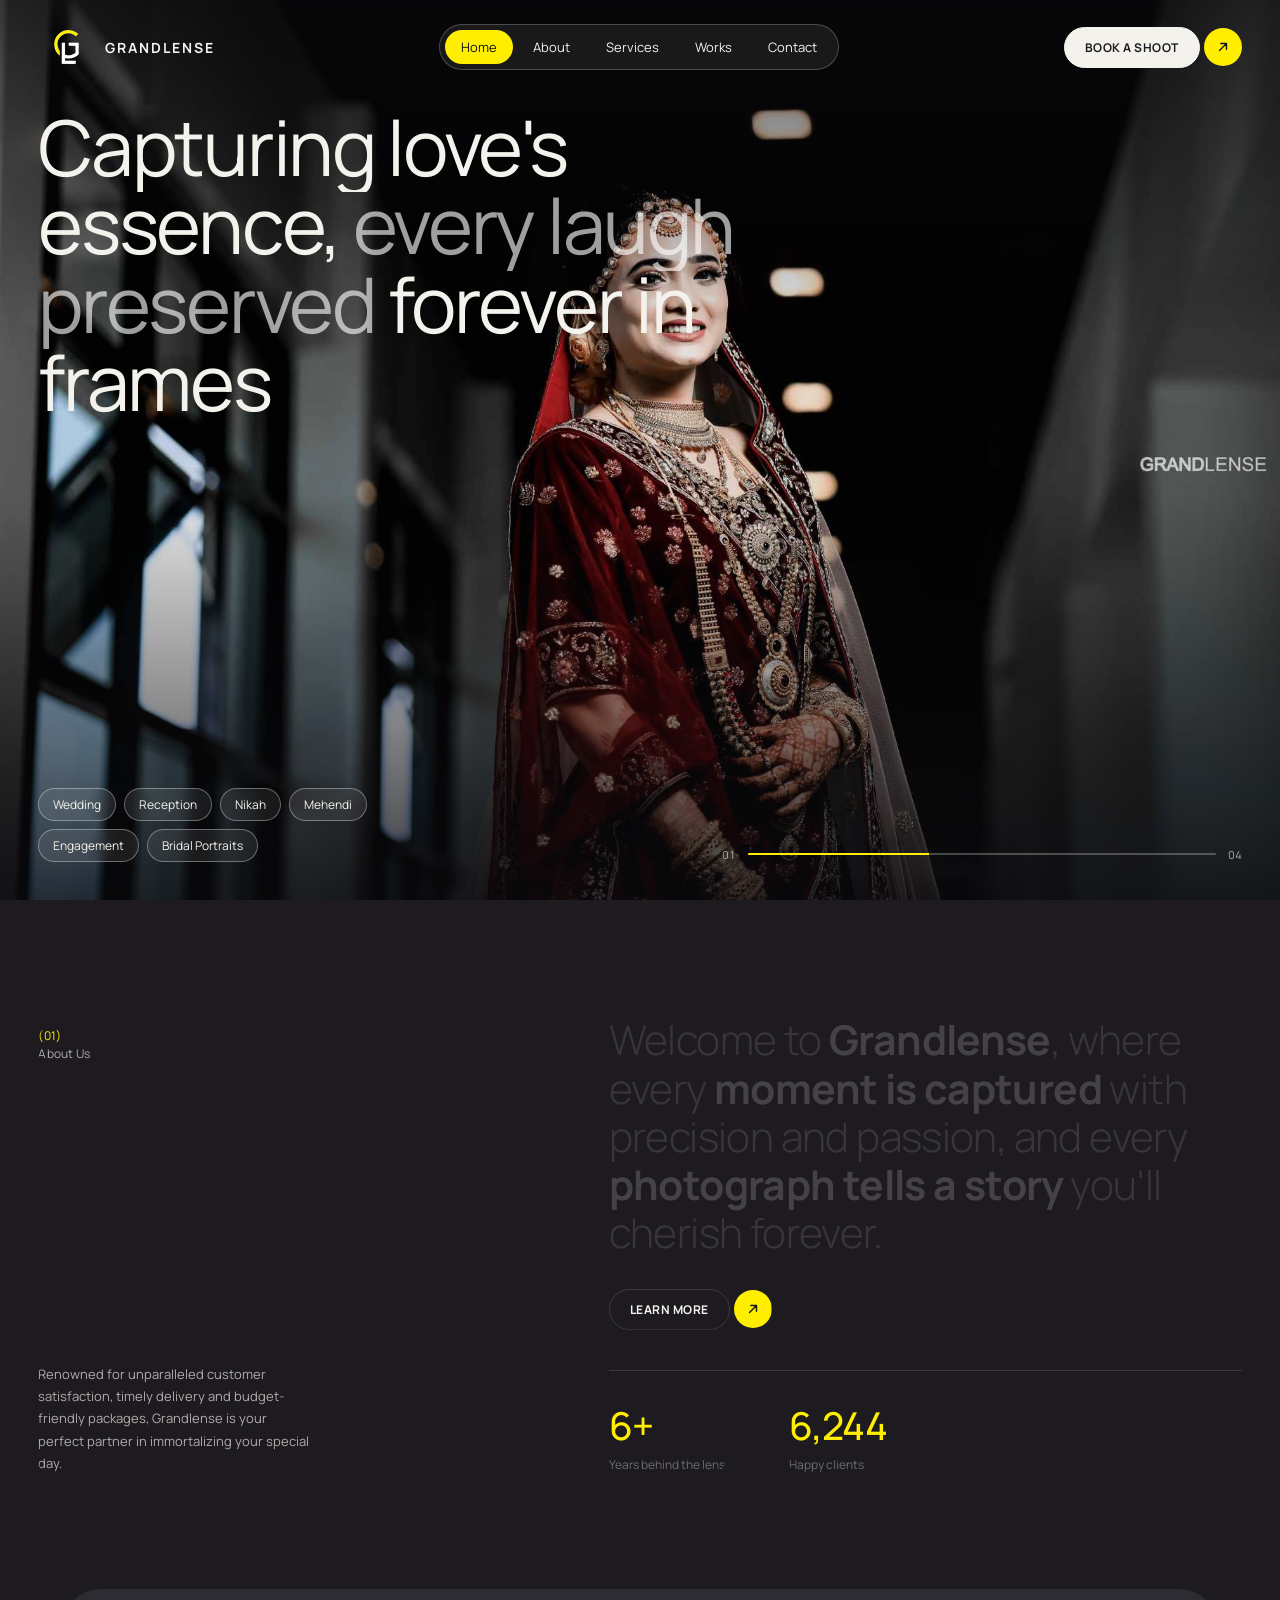
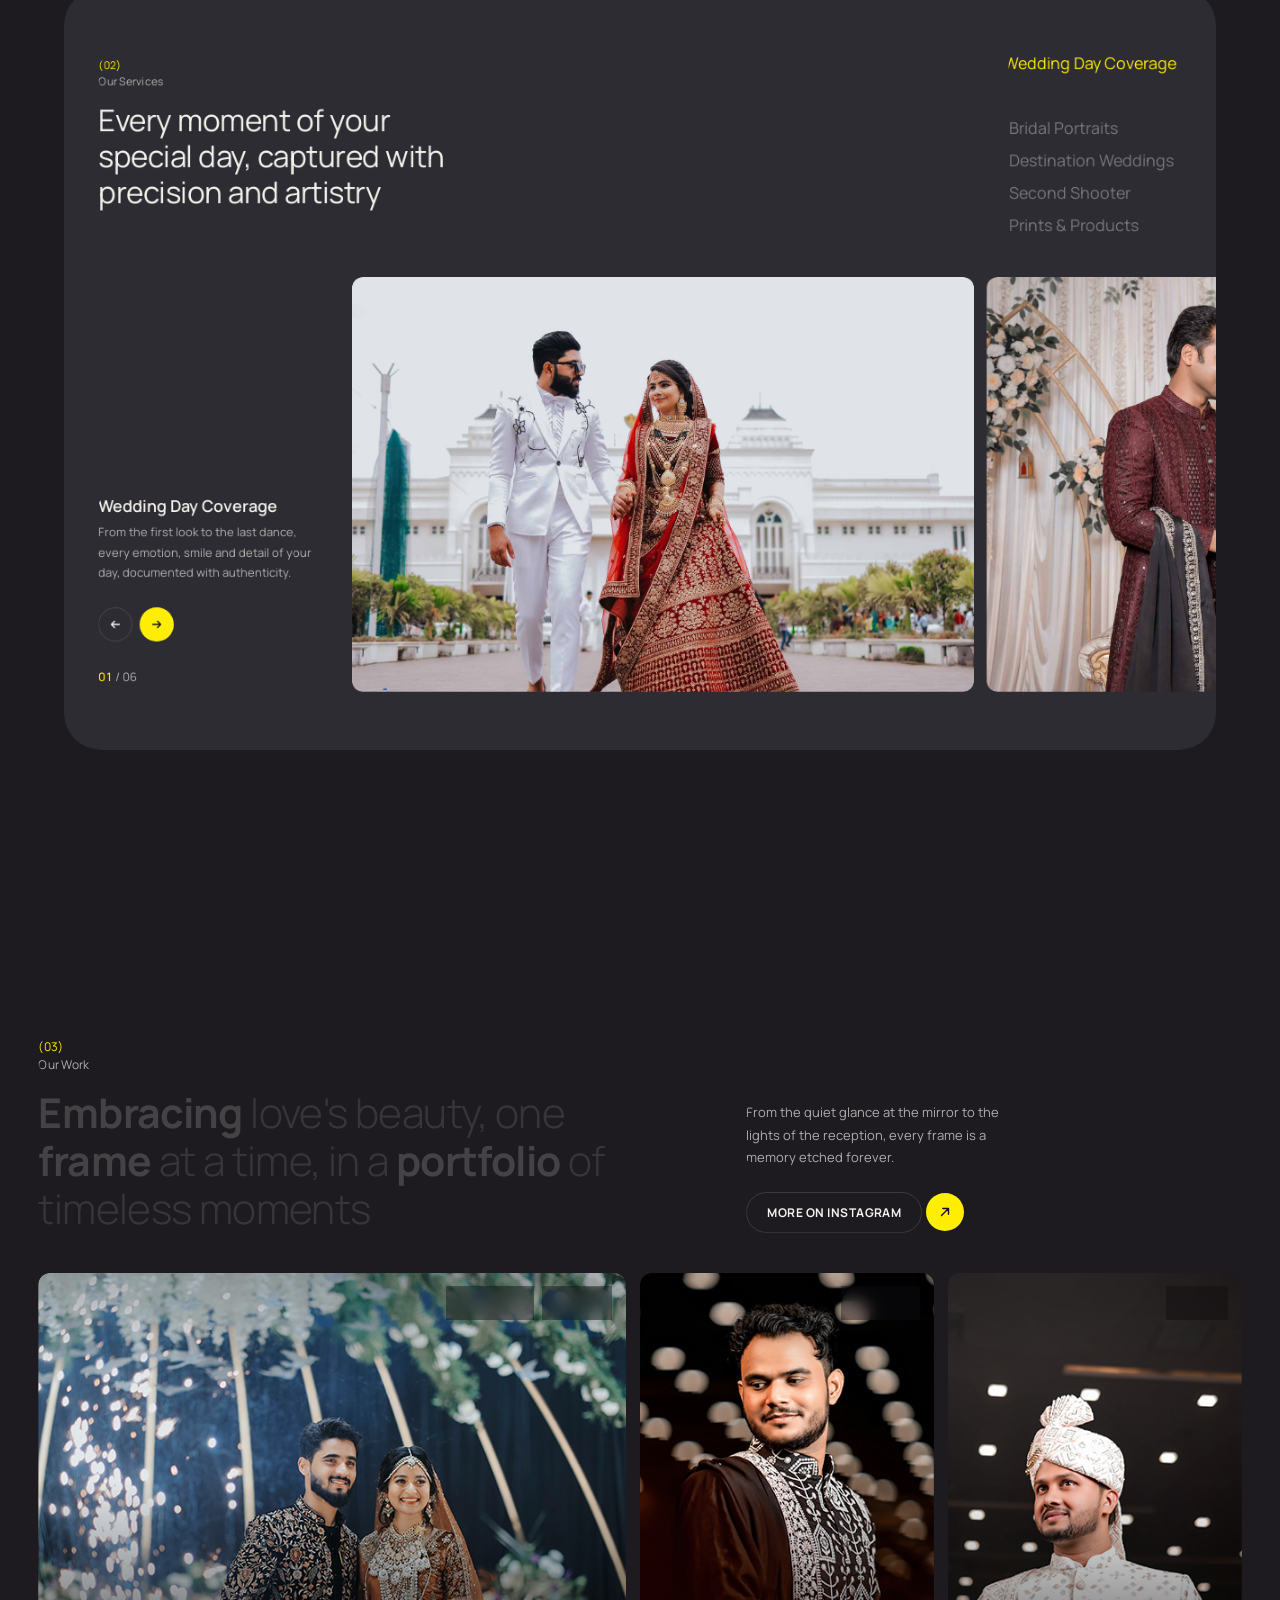
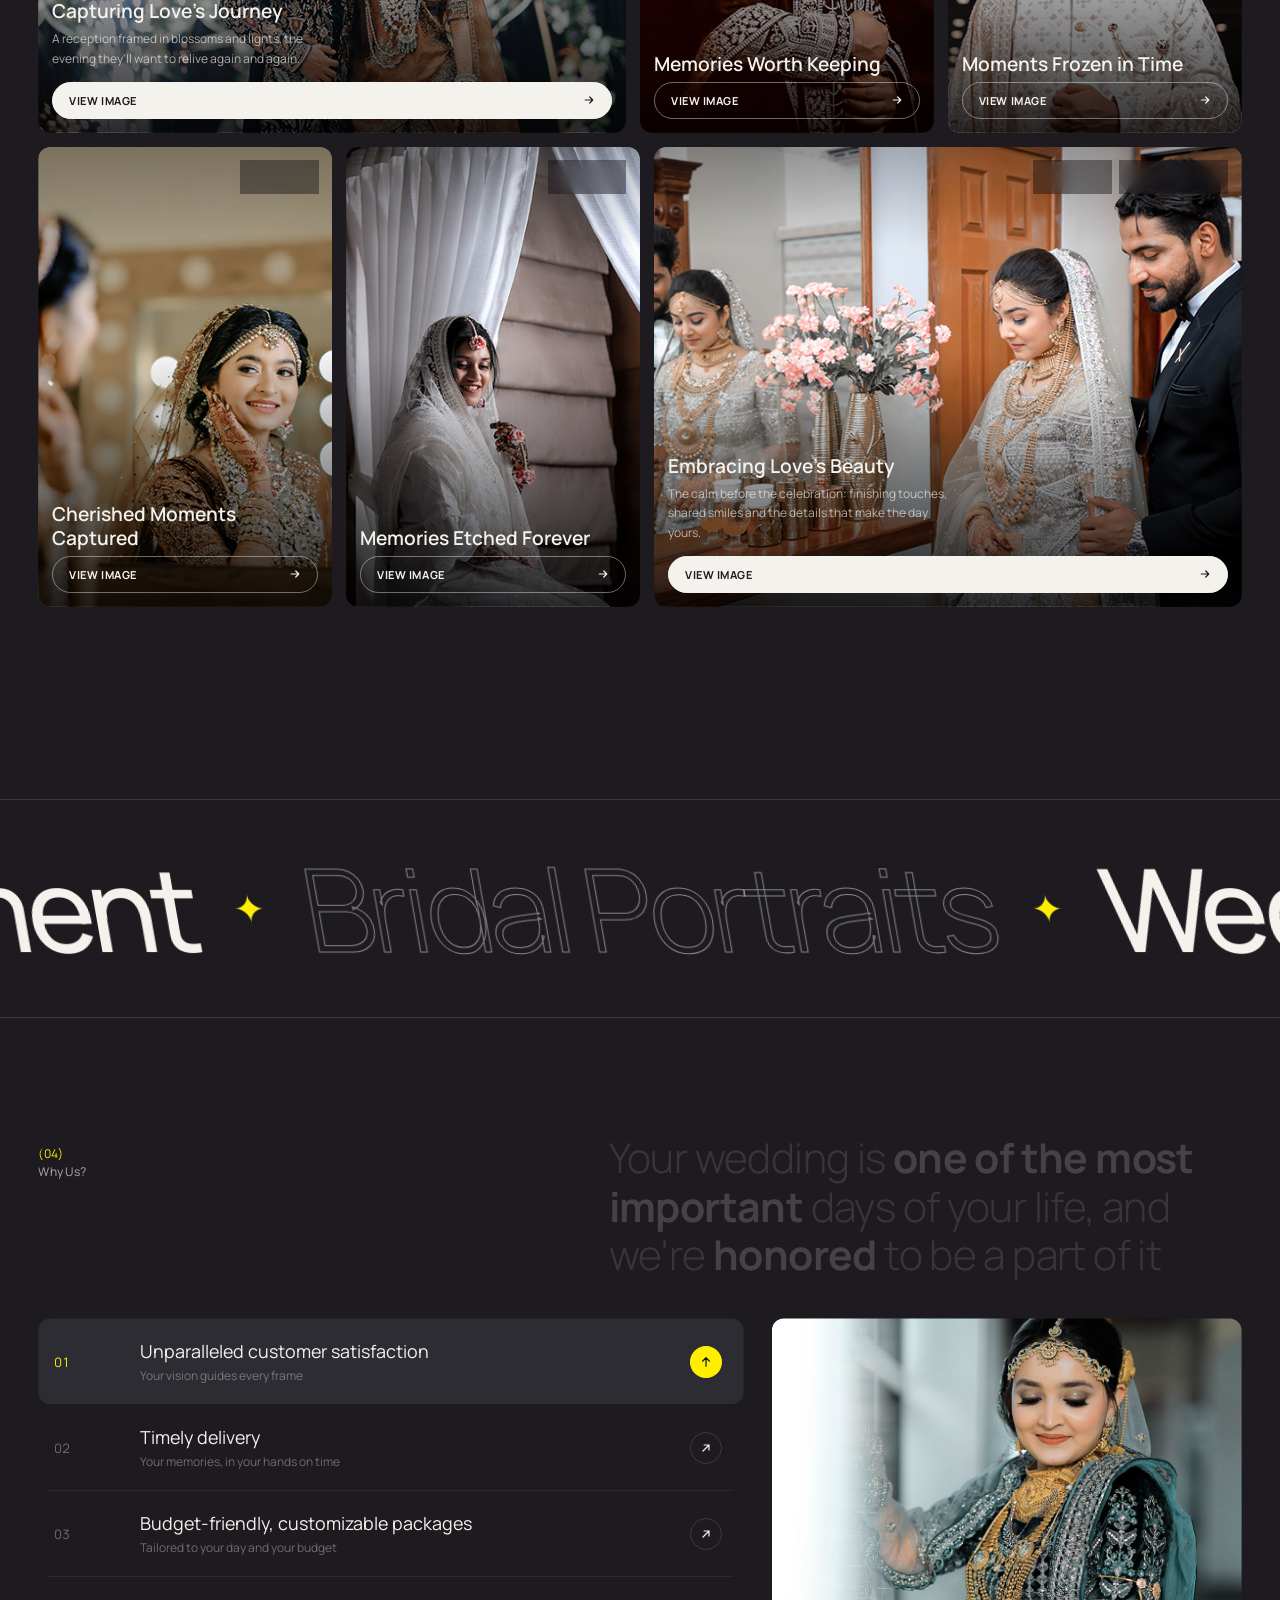
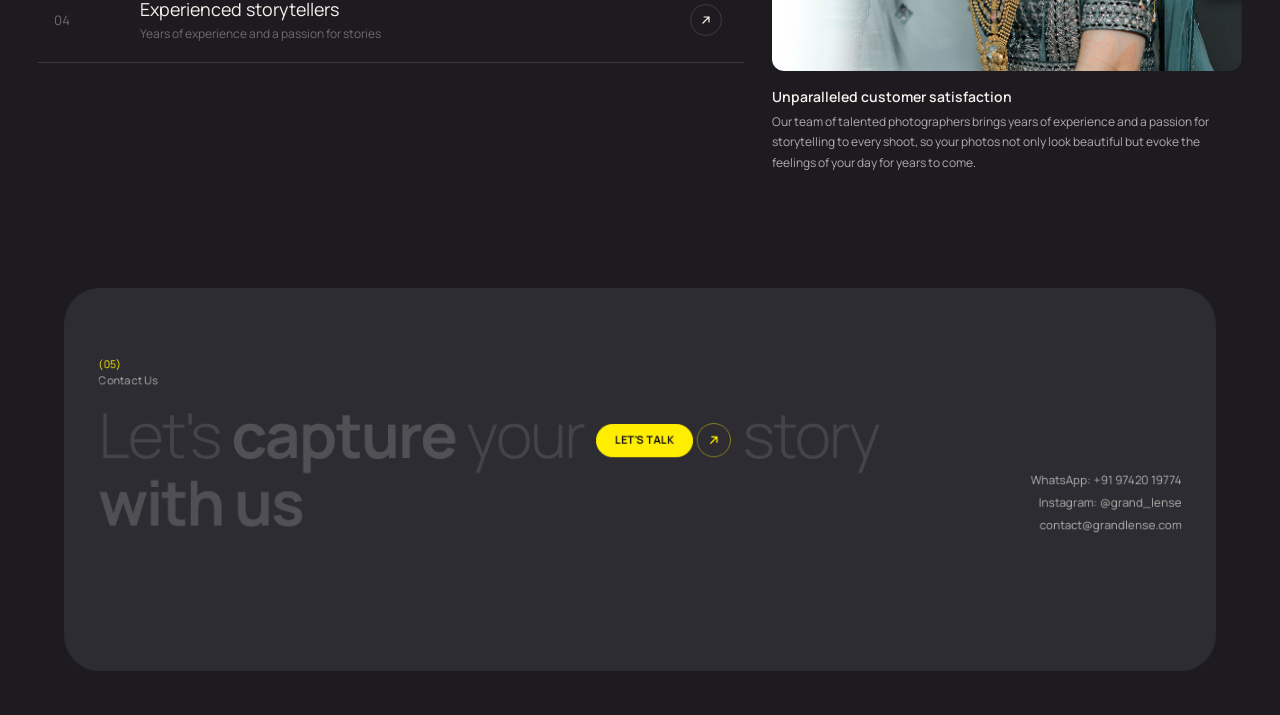
<file: index.html>
<!DOCTYPE html>
<html lang="en">
<head>
  <meta charset="utf-8">
  <meta name="viewport" content="width=device-width, initial-scale=1">
  <title>Grandlense | Wedding Photography</title>
  <meta name="description" content="Grandlense captures every moment of your special day with precision and passion — weddings, receptions, nikah, mehendi and bridal portraits.">
  <link rel="icon" type="image/x-icon" href="img/favicon.ico">
  <link rel="preconnect" href="https://fonts.googleapis.com">
  <link rel="preconnect" href="https://fonts.gstatic.com" crossorigin>
  <link href="https://fonts.googleapis.com/css2?family=Manrope:wght@300;400;500;600;700&display=swap" rel="stylesheet">
  <link rel="stylesheet" href="css/main.css?v=202611060132">
  <link rel="stylesheet" href="css/anim.css?v=202611060132">
</head>
<body>

<svg width="0" height="0" style="position:absolute" aria-hidden="true">
  <symbol id="i-arrow" viewBox="0 0 16 16"><path d="M4 12 12 4M5.5 4H12v6.5" fill="none" stroke="currentColor" stroke-width="1.6" stroke-linecap="round" stroke-linejoin="round"/></symbol>
  <symbol id="i-right" viewBox="0 0 16 16"><path d="M3 8h10M9 4l4 4-4 4" fill="none" stroke="currentColor" stroke-width="1.6" stroke-linecap="round" stroke-linejoin="round"/></symbol>
  <symbol id="i-left" viewBox="0 0 16 16"><path d="M13 8H3M7 4 3 8l4 4" fill="none" stroke="currentColor" stroke-width="1.6" stroke-linecap="round" stroke-linejoin="round"/></symbol>
  <symbol id="i-menu" viewBox="0 0 16 16"><path d="M2 5h12M2 11h12" fill="none" stroke="currentColor" stroke-width="1.6" stroke-linecap="round"/></symbol>
  <symbol id="i-close" viewBox="0 0 16 16"><path d="m3 3 10 10M13 3 3 13" fill="none" stroke="currentColor" stroke-width="1.6" stroke-linecap="round"/></symbol>
</svg>

<div class="cursor" aria-hidden="true"><span>View</span></div>

  <nav class="nav" id="nav">
    <a class="logo" href="#home"><img src="img/logo-light.png" alt="" width="57" height="34">Grandlense</a>
    <div class="nav-links">
      <a class="active" href="#home">Home</a>
      <a href="#about">About</a>
      <a href="#services">Services</a>
      <a href="#works">Works</a>
      <a href="#contact">Contact</a>
    </div>
    <a class="btn" href="https://api.whatsapp.com/send?phone=919742019774&text=Hello%20there%2C%20I%20saw%20your%20website%20and%20I%20would%20like%20to%20know%20more%20about%20the%20packages%20you%20offer" target="_blank" rel="noopener">
      <span class="lbl">Book a shoot</span><span class="arr"><svg><use href="#i-arrow"/></svg></span>
    </a>
    <button class="menu-toggle" aria-label="Open menu" aria-expanded="false"><svg><use href="#i-menu"/></svg></button>
  </nav>

<!-- ================= HERO ================= -->
<header class="hero" id="home">
  <div class="hero-card">
    <div class="hero-slides">
      <img class="on" src="img/background/hero-bg-1.jpg" alt="Bride in a deep red lehenga">
      <img src="img/background/hero-bg-2.jpg" alt="Bride beneath a canopy of fairy lights" loading="lazy">
      <img src="img/background/hero-bg-3.jpg" alt="Couple on a lit wedding stage" loading="lazy">
      <img src="img/background/hero-bg-4.jpg" alt="Couple at an evening reception" loading="lazy">
    </div>


    <div class="hero-body">
      <h1>Capturing love's essence, <em>every laugh preserved</em> forever in frames</h1>

      <div class="hero-foot">
        <div class="chips">
          <span class="chip">Wedding</span><span class="chip">Reception</span><span class="chip">Nikah</span>
          <span class="chip">Mehendi</span><span class="chip">Engagement</span><span class="chip">Bridal Portraits</span>
        </div>

        <div class="hero-thumbs">
          <div class="progress"><span class="cur">01</span><span class="bar"><i></i></span><span>04</span></div>
        </div>
      </div>
    </div>
  </div>
</header>

<main>

<!-- ================= ABOUT ================= -->
<section id="about">
  <div class="wrap about-grid">
    <div class="about-left reveal">
      <p class="eyebrow"><span>(01)</span>About Us</p>
      <p class="small">Renowned for unparalleled customer satisfaction, timely delivery and budget-friendly packages, Grandlense is your perfect partner in immortalizing your special day.</p>
    </div>
    <div class="about-right reveal">
      <p class="statement">Welcome to <b>Grandlense</b>, where every <b>moment is captured</b> with precision and passion, and every <b>photograph tells a story</b> you'll cherish forever.</p>
      <a class="btn" href="#services"><span class="lbl">Learn more</span><span class="arr"><svg><use href="#i-arrow"/></svg></span></a>
      <div class="facts">
        <div><b>6+</b><span>Years behind the lens</span></div>
        <div><b>6,350</b><span>Happy clients</span></div>
      </div>
    </div>
  </div>
</section>

<!-- ================= SERVICES ================= -->
<section id="services" style="padding-top:0">
  <div class="wrap">
    <div class="panel reveal">
      <div class="svc-top">
        <div>
          <p class="eyebrow"><span>(02)</span>Our Services</p>
          <h2>Every moment of your special day, captured with precision and artistry</h2>
        </div>
        <ul class="svc-list"></ul>
      </div>

      <div class="svc-stage">
        <div class="svc-meta">
          <div>
            <h3 class="svc-title"></h3>
            <p class="svc-desc"></p>
          </div>
          <div class="svc-nav">
            <button class="prev" aria-label="Previous"><svg><use href="#i-left"/></svg></button>
            <button class="next" aria-label="Next"><svg><use href="#i-right"/></svg></button>
          </div>
          <p class="count"><b class="svc-cur">01</b> / <span class="svc-total">06</span></p>
        </div>
        <div class="track-wrap"><div class="track"></div></div>
      </div>
    </div>
  </div>
</section>

<!-- ================= WORKS ================= -->
<section id="works" style="padding-top:clamp(40px,6vw,80px)">
  <div class="wrap">
    <div class="works-head reveal">
      <div>
        <p class="eyebrow"><span>(03)</span>Our Work</p>
        <p class="statement"><b>Embracing</b> love's beauty, one <b>frame</b> at a time, in a <b>portfolio</b> of timeless moments</p>
      </div>
      <div class="works-head-right">
        <p class="small">From the quiet glance at the mirror to the lights of the reception, every frame is a memory etched forever.</p>
        <a class="btn" href="https://www.instagram.com/grand_lense/" target="_blank" rel="noopener"><span class="lbl">More on Instagram</span><span class="arr"><svg><use href="#i-arrow"/></svg></span></a>
      </div>
    </div>

    <div class="works-grid">
      <article class="card big">
        <img src="img/works/works-large/works-page-img-carousel-item-large-2.jpg" alt="Couple beneath a floral arch at their reception" loading="lazy">
        <div class="chips"><span class="chip">Reception</span><span class="chip">Couple</span></div>
        <div class="card-body">
          <h3>Capturing Love's Journey</h3>
          <p>A reception framed in blossoms and lights, the evening they'll want to relive again and again.</p>
          <button class="card-btn" data-lb="2">View image <svg><use href="#i-right"/></svg></button>
        </div>
      </article>
      <article class="card">
        <img src="img/works/works-large/works-page-img-carousel-item-large-3.jpg" alt="Groom in an embroidered sherwani" loading="lazy" style="object-position:58% 50%">
        <div class="chips"><span class="chip">Wedding</span></div>
        <div class="card-body">
          <h3>Memories Worth Keeping</h3>
          <button class="card-btn" data-lb="3">View image <svg><use href="#i-right"/></svg></button>
        </div>
      </article>
      <article class="card">
        <img src="img/works/works-large/works-page-img-carousel-item-large-4.jpg" alt="Groom in an ivory sherwani and turban" loading="lazy" style="object-position:60% 50%">
        <div class="chips"><span class="chip">Nikah</span></div>
        <div class="card-body">
          <h3>Moments Frozen in Time</h3>
          <button class="card-btn" data-lb="4">View image <svg><use href="#i-right"/></svg></button>
        </div>
      </article>
    </div>

    <div class="works-grid row2">
      <article class="card">
        <img src="img/works/works-large/works-page-img-carousel-item-large-5.jpg" alt="Bride reflected in a vanity mirror" loading="lazy" style="object-position:60% 50%">
        <div class="chips"><span class="chip">Mehendi</span></div>
        <div class="card-body">
          <h3>Cherished Moments Captured</h3>
          <button class="card-btn" data-lb="5">View image <svg><use href="#i-right"/></svg></button>
        </div>
      </article>
      <article class="card">
        <img src="img/works/works-large/works-page-img-carousel-item-large-13.jpg" alt="Bride in white seated by sheer curtains" loading="lazy" style="object-position:62% 50%">
        <div class="chips"><span class="chip">Mehendi</span></div>
        <div class="card-body">
          <h3>Memories Etched Forever</h3>
          <button class="card-btn" data-lb="13">View image <svg><use href="#i-right"/></svg></button>
        </div>
      </article>
      <article class="card big">
        <img src="img/works/works-large/works-page-img-carousel-item-large-1.jpg" alt="Couple getting ready together by a mirror" loading="lazy">
        <div class="chips"><span class="chip">Wedding</span><span class="chip">Getting Ready</span></div>
        <div class="card-body">
          <h3>Embracing Love's Beauty</h3>
          <p>The calm before the celebration: finishing touches, shared smiles and the details that make the day yours.</p>
          <button class="card-btn" data-lb="1">View image <svg><use href="#i-right"/></svg></button>
        </div>
      </article>
    </div>
  </div>
</section>

<div class="marquee" aria-hidden="true">
  <div class="marquee-track">
    <span>Wedding</span><i>✦</i><span class="o">Reception</span><i>✦</i><span>Nikah</span><i>✦</i><span class="o">Mehendi</span><i>✦</i><span>Engagement</span><i>✦</i><span class="o">Bridal Portraits</span><i>✦</i>
  </div>
</div>

<!-- ================= WHY US ================= -->
<section id="why">
  <div class="wrap">
    <div class="why-head reveal">
      <p class="eyebrow"><span>(04)</span>Why Us?</p>
      <p class="statement">Your wedding is <b>one of the most important</b> days of your life, and we're <b>honored</b> to be a part of it</p>
    </div>

    <div class="why-grid reveal">
      <div class="rows"></div>
      <div class="why-media">
        <figure></figure>
        <h4 class="why-cap"></h4>
        <p class="why-txt"></p>
      </div>
    </div>
  </div>
</section>

<!-- ================= CONTACT ================= -->
<section class="contact" id="contact" style="padding-top:0">
  <div class="wrap">
    <div class="panel reveal">
      <div class="contact-top">
        <div>
          <p class="eyebrow"><span>(05)</span>Contact Us</p>
          <h2 class="cta">Let's <b>capture</b> your <a class="btn solid" href="https://api.whatsapp.com/send?phone=919742019774&text=Hello%20there%2C%20I%20saw%20your%20website%20and%20I%20would%20like%20to%20know%20more%20about%20the%20packages%20you%20offer" target="_blank" rel="noopener"><span class="lbl">Let's talk</span><span class="arr"><svg><use href="#i-arrow"/></svg></span></a> story <b>with us</b></h2>
        </div>
        <address class="contact-info" style="font-style:normal">
          <a href="https://api.whatsapp.com/send?phone=919742019774&text=Hello%20there%2C%20I%20saw%20your%20website%20and%20I%20would%20like%20to%20know%20more%20about%20the%20packages%20you%20offer" target="_blank" rel="noopener">WhatsApp: +91 97420 19774</a><br>
          <a href="https://www.instagram.com/grand_lense/" target="_blank" rel="noopener">Instagram: @grand_lense</a><br>
          <a href="mailto:contact@grandlense.com">contact@grandlense.com</a>
        </address>
      </div>
      <footer>
        <a class="logo" href="#home"><img src="img/logo-light.png" alt="" width="57" height="34">Grandlense</a>
        <nav>
          <a href="#about">About</a><a href="#services">Services</a><a href="#works">Works</a><a href="#why">Why Us</a>
        </nav>
        <span>© <span id="yr">2026</span> Grandlense. Developed by <a href="https://api.whatsapp.com/send?phone=919731951943&text=Hi%20Habeeb%2C%0A" target="_blank" rel="noopener"><u>Abdul Habeeb</u></a></span>
      </footer>
    </div>
  </div>
</section>

</main>

<div class="lightbox" role="dialog" aria-modal="true" aria-label="Image preview">
  <button class="x" aria-label="Close"><svg><use href="#i-close"/></svg></button>
  <div><img alt=""><p></p></div>
</div>

<script src="js/vendor/lenis.min.js"></script>
<script src="js/main.js?v=202611060132"></script>
<script src="js/anim.js?v=202611060132"></script>
</body>
</html>
</file>
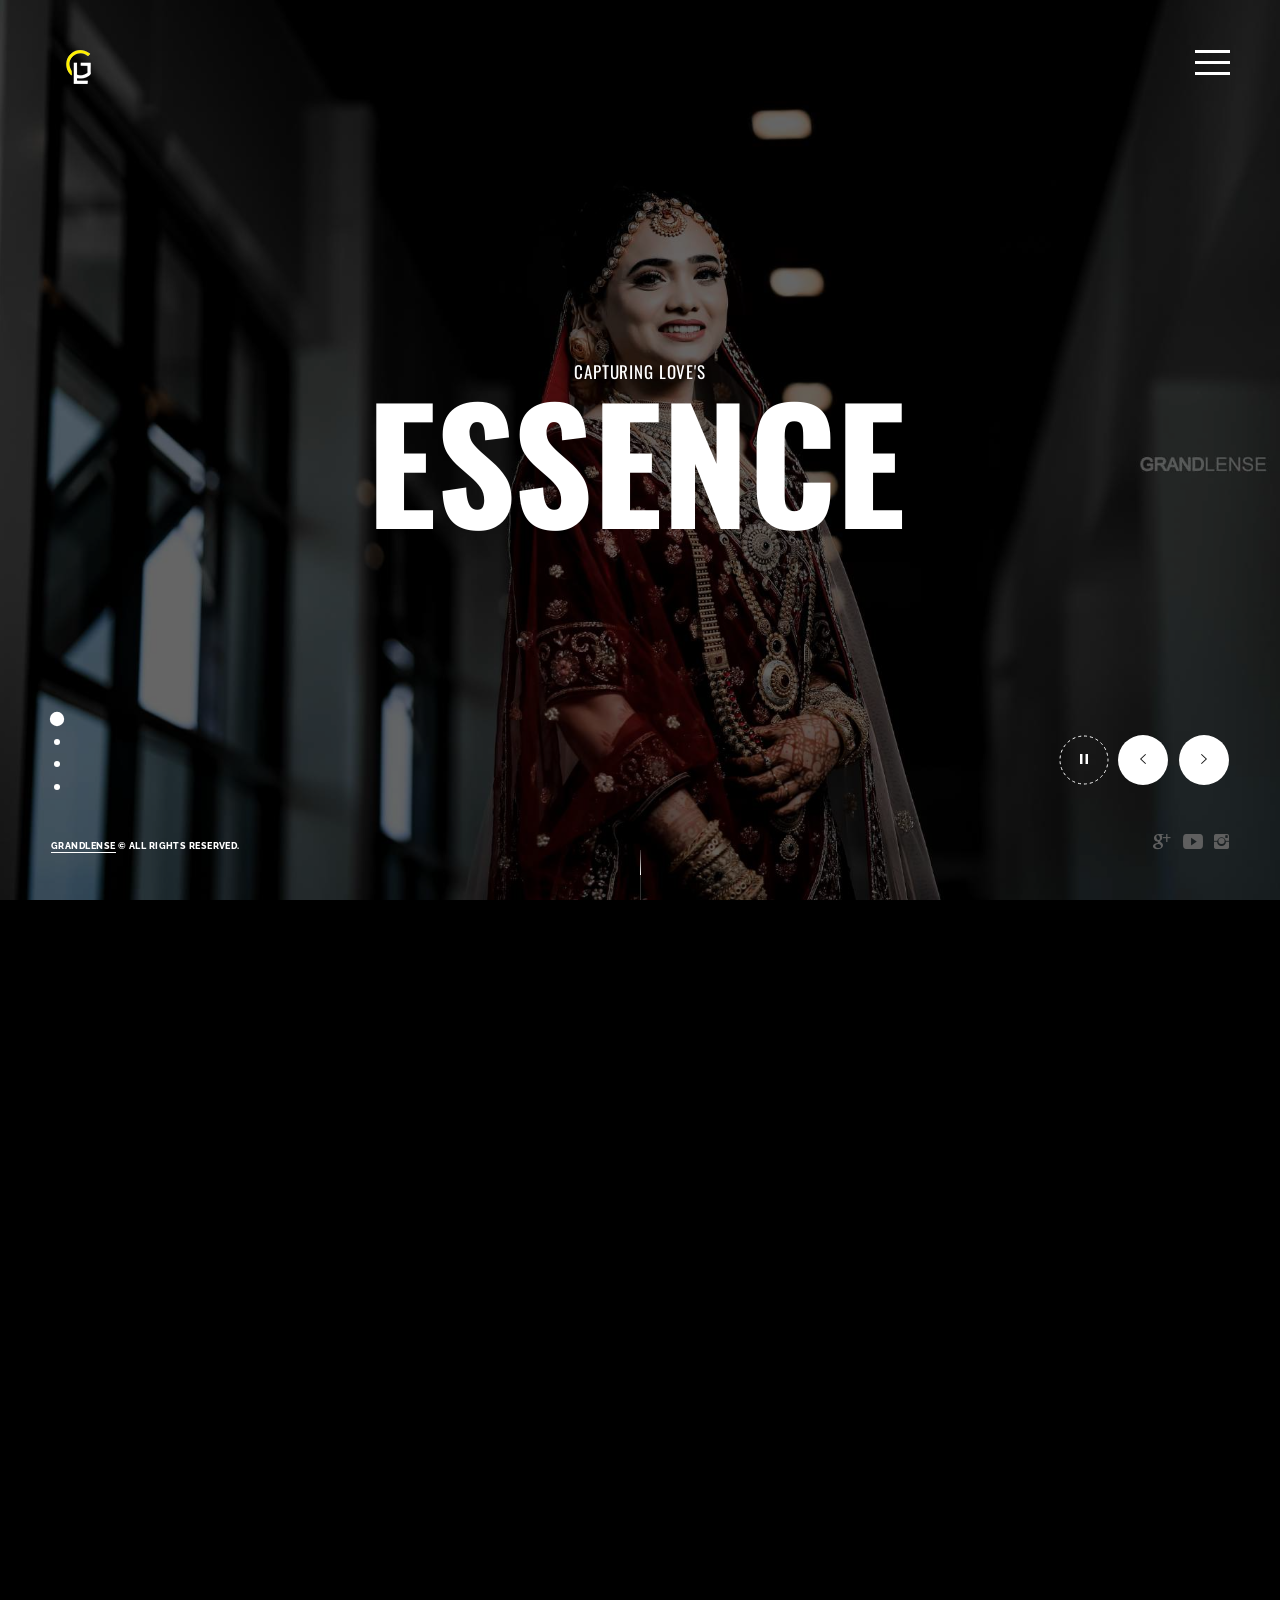
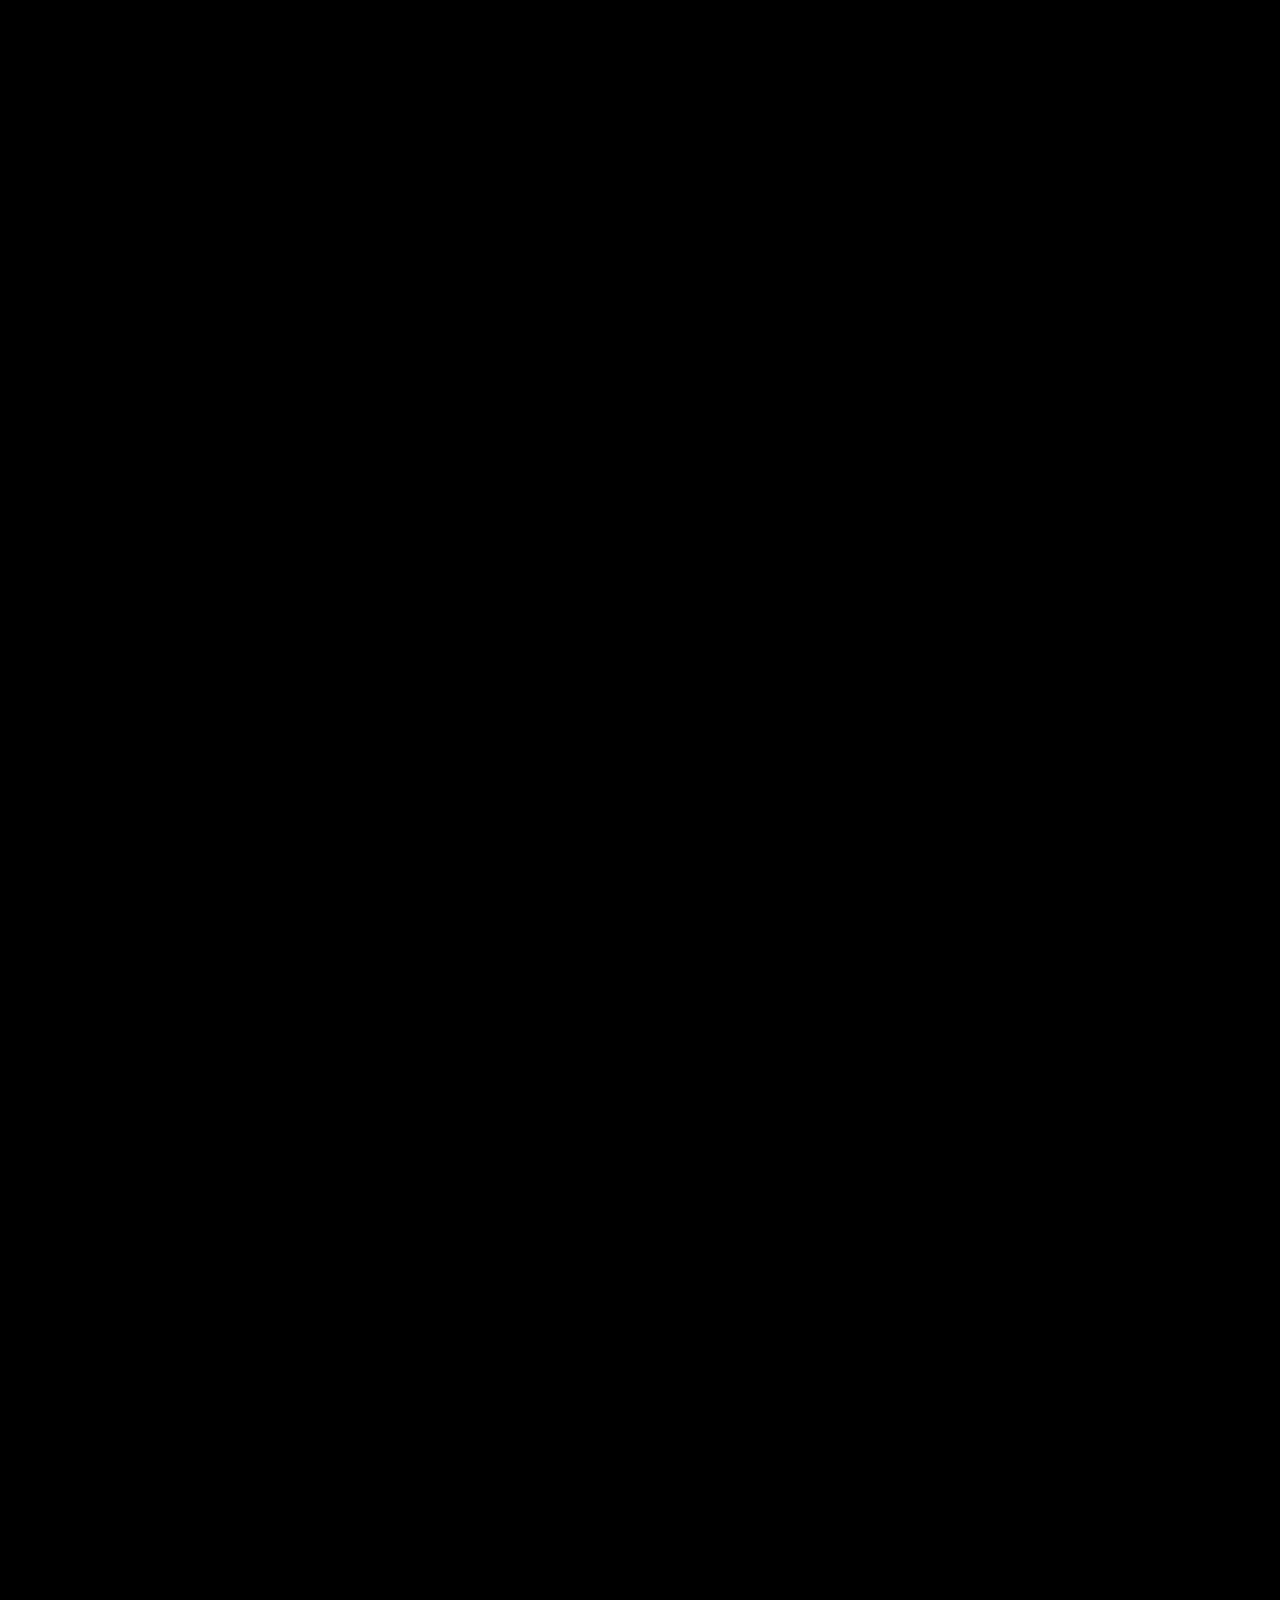
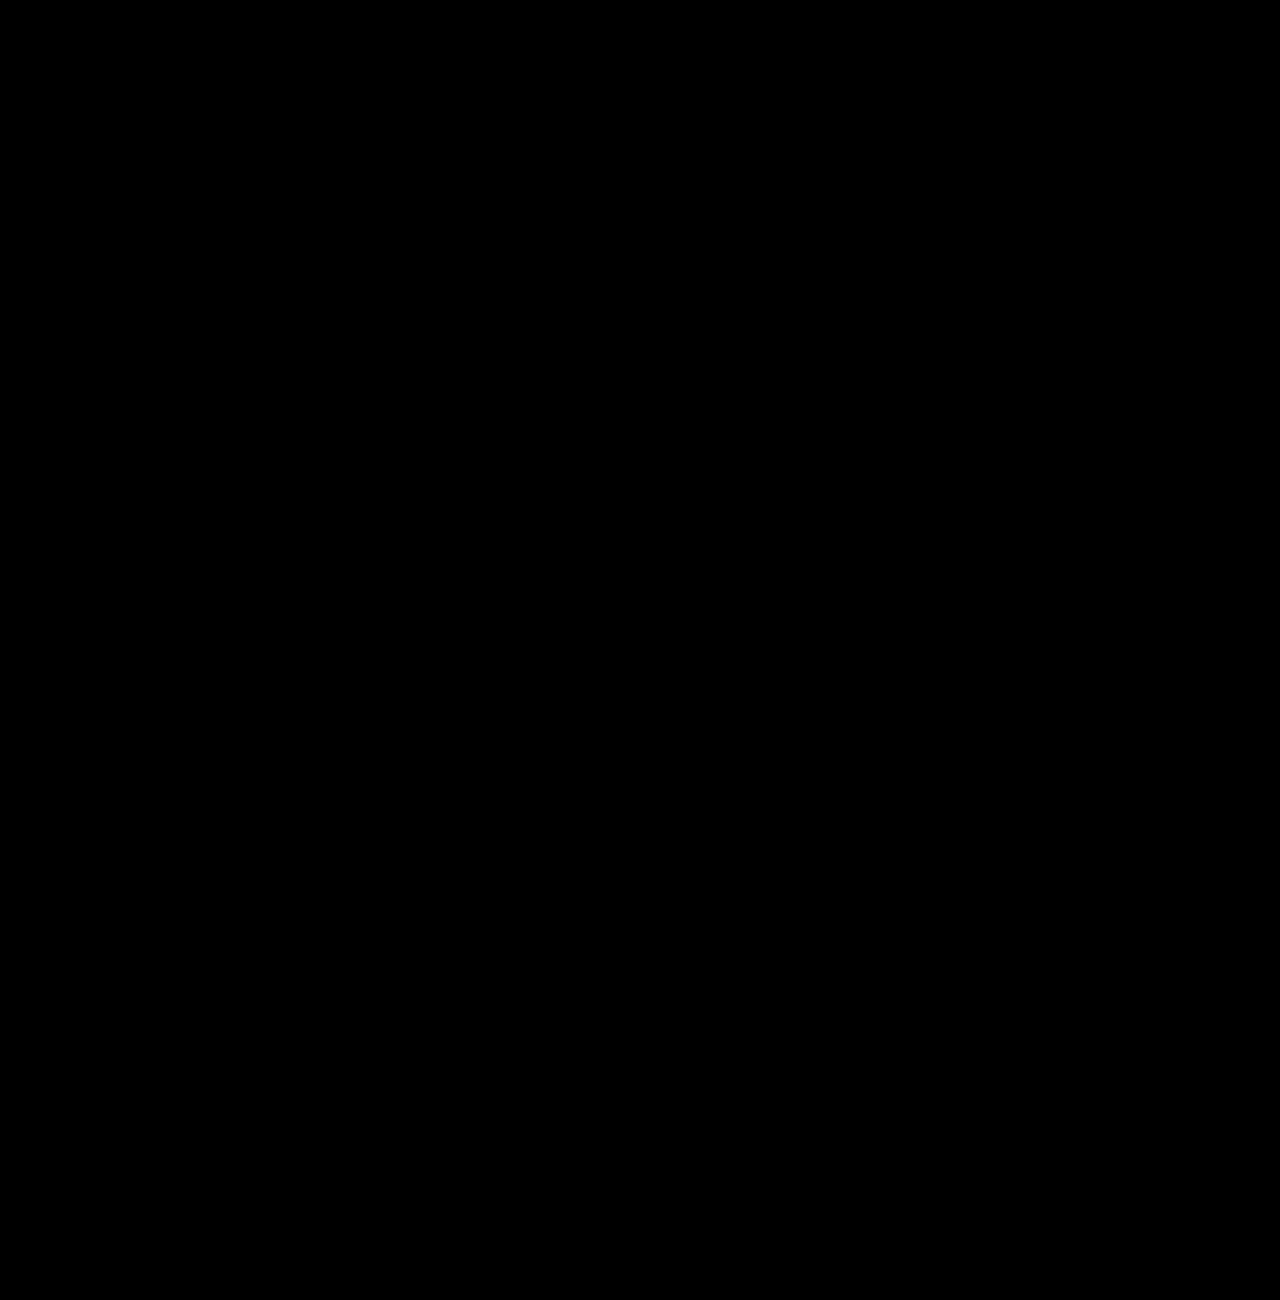
<file: index-old.html>
<!DOCTYPE html>
<html lang="en">
    <head>
        <meta charset="utf-8">
        <title>
            Grandlense | Wedding Events
        </title>
        <link rel="icon" type="image/x-icon" href="/img/favicon.ico">
        <meta content="" name="description">
        <meta content="" name="author">
        <meta content="" name="keywords">
        <meta content="width=device-width, initial-scale=1, maximum-scale=1" name="viewport">
        <!-- Wox v1.5 || ex nihilo || June 2018 - November 2021 -->
        <!-- style start -->
        <link href="css/plugins-v1-5.css" media="all" rel="stylesheet" type="text/css">
        <link href="css/style-v1-5.css" media="all" rel="stylesheet" type="text/css"><!-- style end -->
        <!-- google fonts start -->
        <link href="https://fonts.googleapis.com/css?family=Raleway:100,200,300,400,500,600,700,800,900%7COswald:300,400,700" rel="stylesheet" type="text/css"><!-- google fonts end -->
    </head>
    <body>
        <!-- preloader start -->
        <div class="preloader-bg"></div>
        <div id="preloader">
            <div id="preloader-status">
                <div class="preloader-position loader">
                    <span></span>
                </div>
            </div>
        </div><!-- preloader end -->
        <!-- logo start -->
        <a class="logo element-color-switch">
        <div class="logo-img fadeIn-element"></div></a><!-- logo end -->
        <!-- navigation start -->
        <div class="navigation-fire navigation-icon-wrapper fadeIn-element">
            <div class="navigation-icon" id="navigation-icon">
                <span class="line"></span> <span class="line"></span> <span class="line"></span>
            </div>
        </div>
        <nav class="navigation-menu">
            <!-- navigation menu IMG wrapper start -->
            <div class="navigation-menu-img-wrapper">
                <!-- navigation menu IMG start -->
                <div class="navigation-menu-img">
                    <div class="menu-img active" data-bg="img/menu/menu-1.jpg" data-ref="menu-1"></div>
                    <div class="menu-img" data-bg="img/menu/menu-2.jpg" data-ref="menu-2"></div>
                    <div class="menu-img" data-bg="img/menu/menu-3.jpg" data-ref="menu-3"></div>
                    <div class="menu-img" data-bg="img/menu/menu-4.jpg" data-ref="menu-4"></div>
                    <div class="menu-img" data-bg="img/menu/menu-5.jpg" data-ref="menu-5"></div>
                    <div class="menu-img" data-bg="img/menu/menu-6.jpg" data-ref="menu-6"></div>
                </div><!-- navigation menu IMG end -->
                <!-- center container menu start -->
                <div class="center-container-menu">
                    <!-- center block menu start -->
                    <div class="center-block-menu">
                        <div class="navigation-menu-txt">
                            <ul class="menu brackets">
                                <li>
                                    <a class="menu-state active" data-ref="menu-1" href="#home">Home</a>
                                </li>
                                <li>
                                    <a class="menu-state" data-ref="menu-2" href="#about">About</a>
                                </li>
                                <li>
                                    <a class="menu-state" data-ref="menu-3" href="#services">Services</a>
                                </li>
                                <li>
                                    <a class="menu-state" data-ref="menu-4" href="#works">Works</a>
                                </li>
                                <li>
                                    <!-- <a class="menu-state" data-ref="menu-5" href="#news">News</a> -->
                                </li>
                                <li class="last">
                                    <a class="menu-state" data-ref="menu-6" href="#contact">Contact</a>
                                </li>
                            </ul>
                        </div>
                    </div><!-- center block menu end -->
                </div><!-- center container menu end -->
            </div><!-- navigation menu IMG wrapper end -->
        </nav><!-- navigation end -->
        <!-- fullPage start -->
        <div id="fullpage">
            <!-- section home start -->
            <div class="section" id="section0">
                <!-- hero bg start -->
                <div class="hero-fullscreen">
                    <div class="hero-fullscreen-FIX">
                        <div class="hero-bg">
                            <!-- hero slider wrapper start -->
                            <div class="swiper-container-wrapper">
                                <!-- swiper container start -->
                                <div class="swiper-container">
                                    <!-- swiper wrapper start -->
                                    <div class="swiper-wrapper">
                                        <!-- swiper slider item start -->
                                        <div class="swiper-slide">
                                            <div class="swiper-slide-inner" data-swiper-parallax="50%">
                                                <!-- swiper slider item IMG start -->
                                                <div class="swiper-slide-inner-bg bg-img-1"></div><!-- swiper slider item IMG end -->
                                                <!-- overlay start -->
                                                <div class="overlay overlay-dark-60"></div><!-- overlay end -->
                                                <!-- swiper slider item txt start -->
                                                <div class="swiper-slide-inner-txt">
                                                    <!-- intro subtitle start -->
                                                    <div class="intro-subtitle">
                                                        Capturing love's 
                                                    </div><!-- intro subtitle end -->
                                                    <!-- intro title start -->
                                                    <div class="intro-title">
                                                        Essence
                                                    </div><!-- intro title end -->
                                                </div><!-- swiper slider item txt end -->
                                            </div>
                                        </div><!-- swiper slider item end -->
                                        <!-- swiper slider item start -->
                                        <div class="swiper-slide">
                                            <div class="swiper-slide-inner" data-swiper-parallax="50%">
                                                <!-- swiper slider item IMG start -->
                                                <div class="swiper-slide-inner-bg bg-img-2"></div><!-- swiper slider item IMG end -->
                                                <!-- overlay start -->
                                                <div class="overlay overlay-dark-60"></div><!-- overlay end -->
                                                <!-- swiper slider item txt start -->
                                                <div class="swiper-slide-inner-txt">
                                                    <!-- intro subtitle start -->
                                                    <div class="intro-subtitle">
                                                       <br><br><br> Every laugh
                                                    </div><!-- intro subtitle end -->
                                                    <!-- intro title start -->
                                                    <div class="intro-title">
                                                        Preserved 
                                                    </div><!-- intro title end -->
                                                </div><!-- swiper slider item txt end -->
                                            </div>
                                        </div><!-- swiper slider item end -->
                                        <!-- swiper slider item start -->
                                        <div class="swiper-slide">
                                            <div class="swiper-slide-inner" data-swiper-parallax="50%">
                                                <!-- swiper slider item IMG start -->
                                                <div class="swiper-slide-inner-bg bg-img-3"></div><!-- swiper slider item IMG end -->
                                                <!-- overlay start -->
                                                <div class="overlay overlay-dark-60"></div><!-- overlay end -->
                                                <!-- swiper slider item txt start -->
                                                <div class="swiper-slide-inner-txt">
                                                    <!-- intro subtitle start -->
                                                    <div class="intro-subtitle">
                                                        Forever in
                                                    </div><!-- intro subtitle end -->
                                                    <!-- intro title start -->
                                                    <div class="intro-title">
                                                        Frames 
                                                    </div><!-- intro title end -->
                                                </div><!-- swiper slider item txt end -->
                                            </div>
                                        </div><!-- swiper slider item end -->
                                        <!-- swiper slider item start -->
                                        <div class="swiper-slide">
                                            <div class="swiper-slide-inner" data-swiper-parallax="50%">
                                                <!-- swiper slider item IMG start -->
                                                <div class="swiper-slide-inner-bg bg-img-4"></div><!-- swiper slider item IMG end -->
                                                <!-- overlay start -->
                                                <div class="overlay overlay-dark-60"></div><!-- overlay end -->
                                                <!-- swiper slider item txt start -->
                                                <div class="swiper-slide-inner-txt">
                                                    <!-- intro subtitle start -->
                                                    <div class="intro-subtitle">
                                                        Forever remembered
                                                    </div><!-- intro subtitle end -->
                                                    <!-- intro title start -->
                                                    <div class="intro-title">
                                                        Fondly
                                                    </div><!-- intro title end -->
                                                </div><!-- swiper slider item txt end -->
                                            </div>
                                        </div><!-- swiper slider item end -->
                                    </div><!-- swiper wrapper end -->
                                </div><!-- swiper container end -->
                            </div><!-- hero slider wrapper end -->
                            <!-- swiper slider controls start -->
                            <div class="hero-slider-bg-controls fadeIn-element">
                                <div class="swiper-slide-controls slide-prev">
                                    <div class="ion-ios-arrow-left"></div>
                                </div>
                                <div class="swiper-slide-controls slide-next">
                                    <div class="ion-ios-arrow-right"></div>
                                </div>
                            </div><!-- swiper slider controls end -->
                            <!-- swiper slider pagination start -->
                            <div class="swiper-slide-pagination fadeIn-element"></div><!-- swiper slider pagination end -->
                            <!-- swiper slider play-pause start -->
                            <div class="swiper-slide-controls-play-pause-wrapper swiper-slide-controls-play-pause slider-on-off fadeIn-element">
                                <div class="slider-on-off-switch">
                                    <i class="ion-ios-play"></i>
                                </div><!-- swiper slider progress start -->
                                <div class="slider-progress-bar">
                                    <span><svg class="circle-svg" height="50" width="50">
                                    <circle class="circle" cx="25" cy="25" fill="none" r="24" stroke="#e0e0e0" stroke-width="2"></circle></svg></span>
                                </div><!-- swiper slider progress end -->
                            </div><!-- swiper slider play-pause end -->
                        </div>
                    </div>
                </div><!-- hero bg end -->
                <!-- bottom credits start -->
                <div class="bottom-credits fadeIn-element">
                    <a class="link-underline" href="#">Grandlense</a> &copy; All Rights Reserved.
                </div><!-- bottom credits end -->
                <!-- social icons start -->
                <div class="social-icons-wrapper fadeIn-element">
                    <ul class="social-icons-contact">
                        <li class="social-icon">
                            <a class="ion-social-googleplus" href="mailto:contact@grandlense.com"></a>
                        </li>
                        <li class="social-icon">
                            <a class="ion-social-youtube" href="https://youtube.com/@GRANDLENSEENTERTAINMENTS?si=z4-0EyJgmNHhFQVz"></a>
                        </li>
                        <li class="social-icon">
                            <a class="ion-social-instagram" href="https://www.instagram.com/grand_lense/"></a>
                        </li>
                        
                    </ul>
                </div><!-- social icons end -->
                <!-- scroll indicator start -->
                <div class="scroll-indicator-wrapper">
                    <div class="scroll-indicator"></div>
                </div><!-- scroll indicator end -->
            </div><!-- section home end -->
            <!-- section about start -->
            <div class="section" id="section1">
                <!-- section title start -->
                <div class="section-title-vertical">
                    <span>About</span>
                </div><!-- section title end -->
                <!-- container start -->
                <div class="container-fluid sections">
                    <!-- row start -->
                    <div class="row">
                        <!-- col start -->
                        <div class="col-md-6 col-sm-6 nopadding">
                            <!-- about left start -->
                            <div class="overlay overlay-inverse-dark-35">
                                <!-- about bg IMG start -->
                                <div class="about-bg-wrapper">
                                    <div class="about-bg"></div>
                                </div><!-- about bg IMG end -->
                            </div><!-- about left end -->
                        </div><!-- col end -->
                        <!-- col start -->
                        <div class="col-md-6 col-sm-6 nopadding">
                            <!-- about right start -->
                            <div class="slick-about">
                                <!-- about content wrapper 1 start -->
                                <div class="about-content-wrapper">
                                    <div class="about-content">
                                        <div class="about-content-inner">
                                            <!-- about content 1 start -->
                                            <h2 class="section-heading section-heading-light spacer-line-vertical-light">
                                                About Us
                                            </h2>
                                            <p class="about-txt">
                                                Welcome to Grandlense, where every moment is captured with precision and passion. Renowned for our unparalleled customer satisfaction, timely delivery, and budget-friendly packages, Grandlense is your perfect partner in immortalizing your special day. With a keen eye for detail and a commitment to excellence, we ensure that every photograph tells a story you'll cherish forever. Trust Grandlense to make your wedding memories last a lifetime.<a class=
                                                "link-underline" href="#"></a>
                                            </p><!-- about content 1 start -->
                                        </div>
                                    </div>
                                </div><!-- about content wrapper 1 end -->
                                <!-- about content wrapper 2 start -->
                                <div class="about-content-wrapper">
                                    <div class="about-content">
                                        <div class="about-content-inner">
                                            <!-- skills bar start -->
                                            <h3>
                                                The Know-how
                                            </h3>
                                            <div class="show-skillbar">
                                                <!-- skill 1 start -->
                                                <div class="skillbar" data-percent="95">
                                                    <span class="skillbar-title">Fashion</span>
                                                    <div class="skillbar-bar"></div><span class="skill-bar-percent"></span>
                                                </div><!-- skill 1 end -->
                                                <!-- skill 2 start -->
                                                <div class="skillbar" data-percent="90">
                                                    <span class="skillbar-title">Fine-art</span>
                                                    <div class="skillbar-bar"></div><span class="skill-bar-percent"></span>
                                                </div><!-- skill 2 end -->
                                                <!-- skill 3 start -->
                                                <div class="skillbar" data-percent="85">
                                                    <span class="skillbar-title">Documentary</span>
                                                    <div class="skillbar-bar"></div><span class="skill-bar-percent"></span>
                                                </div><!-- skill 3 end -->
                                                <!-- skill 4 start -->
                                                <div class="skillbar" data-percent="76">
                                                    <span class="skillbar-title">Architectural</span>
                                                    <div class="skillbar-bar"></div><span class="skill-bar-percent"></span>
                                                </div><!-- skill 4 end -->
                                            </div><!-- skills bar end -->
                                        </div>
                                    </div>
                                </div><!-- about content wrapper 2 end -->
                                <!-- about content wrapper 3 start -->
                                <div class="about-content-wrapper">
                                    <div class="about-content">
                                        <div class="about-content-inner">
                                            <!-- facts counter start -->
                                            <h3>
                                                The Facts
                                            </h3>
                                            <div class="facts-counter-wrapper">
                                                <!-- col start -->
                                                <div class="col-xs-6 col-sm-6 col-md-3">
                                                    <!-- fact 1 start -->
                                                    <div class="facts-counter-number">
                                                        6
                                                    </div>
                                                    <div class="facts-counter-description">
                                                        <i class="ion-ios-timer-outline facts-counter-description-img"></i> <span class="facts-counter-title">Years</span>
                                                    </div><!-- fact 1 end -->
                                                </div><!-- col end -->
                                                <!-- col start -->
                                                <div class="col-xs-6 col-sm-6 col-md-3">
                                                    <!-- fact 2 start -->
                                                    <div class="facts-counter-number">
                                                        53
                                                    </div>
                                                    <div class="facts-counter-description">
                                                        <i class="ion-ios-photos-outline facts-counter-description-img"></i> <span class="facts-counter-title">Items</span>
                                                    </div><!-- fact 2 end -->
                                                </div><!-- col end -->
                                                <!-- clearfix start -->
                                                <div class="clearfix visible-xs-block"></div><!-- clearfix end -->
                                                <!-- col start -->
                                                <div class="col-xs-6 col-sm-6 col-md-3">
                                                    <!-- fact 3 start -->
                                                    <div class="facts-counter-number facts-counter-add-space">
                                                        6350
                                                    </div>
                                                    <div class="facts-counter-description">
                                                        <i class="ion-ios-world-outline facts-counter-description-img"></i> <span class="facts-counter-title">Clients</span>
                                                    </div><!-- fact 3 end -->
                                                </div><!-- col end -->
                                                <!-- col start -->
                                                <div class="col-xs-6 col-sm-6 col-md-3">
                                                    <!-- fact 4 start -->
                                                    <div class="facts-counter-number facts-counter-add-space">
                                                        325
                                                    </div>
                                                    <div class="facts-counter-description">
                                                        <i class="ion-ios-people facts-counter-description-img"></i> <span class="facts-counter-title">Followers</span>
                                                    </div><!-- fact 4 end -->
                                                </div><!-- col end -->
                                            </div><!-- facts counter end -->
                                        </div>
                                    </div>
                                </div><!-- about content wrapper 3 end -->
                            </div><!-- about right end -->
                        </div><!-- col end -->
                    </div><!-- row end -->
                </div><!-- container end -->
            </div><!-- section about end -->
            <!-- section services start -->
            <div class="section" id="section2">
                <!-- section title start -->
                <div class="section-title-vertical">
                    <span>Services</span>
                </div><!-- section title end -->
                <!-- container start -->
                <div class="container-fluid sections">
                    <!-- row start -->
                    <div class="row">
                        <!-- col start -->
                        <div class="col-md-6 col-sm-6 nopadding">
                            <!-- services container start -->
                            <div class="services-container element-color-switch">
                                <!-- center container start -->
                                <div class="center-container">
                                    <!-- center block start -->
                                    <div class="center-block">
                                        <!-- services content 1 start -->
                                        <h2 class="section-heading section-heading-dark spacer-line-vertical-dark">
                                            Services
                                        </h2>
                                        <p class="services-txt-dark">
                                            Grandlense offers a range of services tailored to capture every moment of your special day with precision and artistry. From wedding day coverage to engagement sessions and bridal portraits, our experienced photographers ensure that your love story is beautifully documented. We specialize in destination weddings and offer customizable packages to suit your unique vision and budget. With options such as adding a second shooter and high-quality prints and products, we're dedicated to providing you with memories to cherish for a lifetime. <a class=
                                            "link-underline link-underline-dark" href="#"></a>.
                                        </p><!-- services content 1 end -->
                                    </div><!-- center block end -->
                                </div><!-- center container end -->
                            </div><!-- services container end -->
                        </div><!-- col end -->
                        <!-- col start -->
                        <div class="col-md-6 col-sm-6 nopadding">
                            <!-- slick services 1 start -->
                            <div class="slick-services overlay overlay-inverse-dark-35">
                                <!-- services carousel item 1 img start -->
                                <div class="services-bg-wrapper">
                                    <div class="services-bg services-bg-4"></div>
                                </div><!-- services carousel item 1 img end -->
                                <!-- services carousel item 2 img start -->
                                <div class="services-bg-wrapper">
                                    <div class="services-bg services-bg-5"></div>
                                </div><!-- services carousel item 2 img end -->
                                <!-- services carousel item 3 img start -->
                                <div class="services-bg-wrapper">
                                    <div class="services-bg services-bg-6"></div>
                                </div><!-- services carousel item 3 img end -->
                            </div><!-- slick services 1 end -->
                        </div><!-- col end -->
                        <!-- col start -->
                        <div class="col-md-6 col-sm-6 col-sm-push-6 nopadding">
                            <!-- services container start -->
                            <div class="services-container services-container-dark">
                                <!-- center container start -->
                                <div class="center-container">
                                    <!-- center block start -->
                                    <div class="center-block">
                                        <!-- services content 2 start -->
                                        <h2 class="section-heading section-heading-light spacer-line-vertical-light">
                                            Why Us?
                                        </h2>
                                        <p class="services-txt">
                                            At Grandlense, we understand that your wedding day is one of the most important moments of your life, and we're honored to be a part of it. What sets us apart is our unwavering dedication to capturing every emotion, every smile, and every detail with authenticity and creativity. Our team of talented photographers brings years of experience and a passion for storytelling to every shoot, ensuring that your wedding photos not only look beautiful but also evoke the feelings and memories of your special day for years to come. With Grandlense, you can trust that your wedding photography is in capable hands, allowing you to relax and enjoy every moment knowing that we're committed to exceeding your expectations.<a class=
                                            "link-underline" href="#"></a>
                                        </p><!-- services content 2 end -->
                                    </div><!-- center block end -->
                                </div><!-- center container end -->
                            </div><!-- services container end -->
                        </div><!-- col end -->
                        <!-- col start -->
                        <div class="col-md-6 col-sm-6 col-sm-pull-6 nopadding">
                            <!-- slick services 2 start -->
                            <div class="slick-services overlay overlay-inverse-dark-35">
                                <!-- services carousel item 1 img start -->
                                <div class="services-bg-wrapper">
                                    <div class="services-bg services-bg-1"></div>
                                </div><!-- services carousel item 1 img end -->
                                <!-- services carousel item 2 img start -->
                                <div class="services-bg-wrapper">
                                    <div class="services-bg services-bg-2"></div>
                                </div><!-- services carousel item 2 img end -->
                                <!-- services carousel item 3 img start -->
                                <div class="services-bg-wrapper">
                                    <div class="services-bg services-bg-3"></div>
                                </div><!-- services carousel item 3 img end -->
                            </div><!-- slick services 2 end -->
                        </div><!-- col end -->
                    </div><!-- row end -->
                </div><!-- container end -->
            </div><!-- section services end -->
            <!-- section works start -->
            <div class="section" id="section3">
                <!-- section title start -->
                <div class="section-title-vertical right-side">
                    <span>Works</span>
                </div><!-- section title end -->
                <!-- works IMG carousel start -->
                <div class="works-page-img-wrapper">
                    <div class="owl-carousel" id="works-page-img-carousel">
                        <!-- works IMG carousel item start -->
                        <div>
                            <!-- works IMG carousel item 1 start -->
                            <div class="works-page-img-carousel-item works-page-img-carousel-item-1 overlay overlay-inverse-dark-35">
                                <div class="works-page-img-carousel-wrapper">
                                    <div class="works-page-img-carousel-text">
                                        <div class="works-page-img-carousel-title">
                                            <h4>
                                                Embracing love's<br>
                                                Beauty
                                            </h4>
                                        </div>
                                        <div class="works-page-img-carousel-heading">
                                            Wedding
                                        </div>
                                        <div class="works-page-img-carousel-content">
                                            <div class="works-page-img-carousel-spacer-top"></div><a class="c-btn c-btn-works inverse popup-photo" href=
                                            "img/works/works-large/works-page-img-carousel-item-large-1.jpg" title="Embracing love's Beauty"><span>View image</span></a>
                                        </div>
                                    </div>
                                </div>
                            </div><!-- works IMG carousel item 1 end -->
                            <!-- works IMG carousel item 2 start -->
                            <div class="works-page-img-carousel-item works-page-img-carousel-item-2 overlay overlay-inverse-dark-35">
                                <div class="works-page-img-carousel-wrapper">
                                    <div class="works-page-img-carousel-text">
                                        <div class="works-page-img-carousel-title">
                                            <h4>
                                                Capturing love's <br>
                                                Journey
                                            </h4>
                                        </div>
                                        <div class="works-page-img-carousel-heading">
                                            Reception
                                        </div>
                                        <div class="works-page-img-carousel-content">
                                            <div class="works-page-img-carousel-spacer-top"></div><a class="c-btn c-btn-works inverse popup-photo" href=
                                            "img/works/works-large/works-page-img-carousel-item-large-2.jpg" title="Capturing love's Journey"><span>View image</span></a>
                                        </div>
                                    </div>
                                </div>
                            </div><!-- works IMG carousel item 2 end -->
                        </div><!-- works IMG carousel item end -->
                        <!-- works IMG carousel item start -->
                        <div>
                            <!-- works IMG carousel item 3 start -->
                            <div class="works-page-img-carousel-item works-page-img-carousel-item-3 overlay overlay-inverse-dark-35">
                                <div class="works-page-img-carousel-wrapper">
                                    <div class="works-page-img-carousel-text">
                                        <div class="works-page-img-carousel-title">
                                            <h4>
                                                Memories Etched <br>
                                                Forever
                                            </h4>
                                        </div>
                                        <div class="works-page-img-carousel-heading">
                                            Mehendhi
                                        </div>
                                        <div class="works-page-img-carousel-content">
                                            <div class="works-page-img-carousel-spacer-top"></div><a class="c-btn c-btn-works inverse popup-photo" href=
                                            "img/works/works-large/works-page-img-carousel-item-large-13.jpg" title="Memories Etched Forever"><span>View image</span></a>
                                        </div>
                                    </div>
                                </div>
                            </div><!-- works IMG carousel item 3 end -->
                            <!-- works IMG carousel item 4 start -->
                            <div class="works-page-img-carousel-item works-page-img-carousel-item-4 overlay overlay-inverse-dark-35">
                                <div class="works-page-img-carousel-wrapper">
                                    <div class="works-page-img-carousel-text">
                                        <div class="works-page-img-carousel-title">
                                            <h4>
                                                Memories Worth <br>
                                                Keeping
                                            </h4>
                                        </div>
                                        <div class="works-page-img-carousel-heading">
                                            Wedding
                                        </div>
                                        <div class="works-page-img-carousel-content">
                                            <div class="works-page-img-carousel-spacer-top"></div><a class="c-btn c-btn-works inverse popup-photo" href=
                                            "img/works/works-large/works-page-img-carousel-item-large-3.jpg" title="Memories worth keeping"><span>View image</span></a>
                                        </div>
                                    </div>
                                </div>
                            </div><!-- works IMG carousel item 4 end -->
                        </div><!-- works IMG carousel item end -->
                        <!-- works IMG carousel item start -->
                        <div>
                            <!-- works IMG carousel item 5 start -->
                            <div class="works-page-img-carousel-item works-page-img-carousel-item-5 overlay overlay-inverse-dark-35">
                                <div class="works-page-img-carousel-wrapper">
                                    <div class="works-page-img-carousel-text">
                                        <div class="works-page-img-carousel-title">
                                            <h4>
                                                Moments frozen <br>
                                                in time
                                            </h4>
                                        </div>
                                        <div class="works-page-img-carousel-heading">
                                            Nikah
                                        </div>
                                        <div class="works-page-img-carousel-content">
                                            <div class="works-page-img-carousel-spacer-top"></div><a class="c-btn c-btn-works inverse popup-photo" href=
                                            "img/works/works-large/works-page-img-carousel-item-large-4.jpg" title="Moments frozen in time"><span>View image</span></a>
                                        </div>
                                    </div>
                                </div>
                            </div><!-- works IMG carousel item 5 end -->
                            <!-- works IMG carousel item 6 start -->
                            <div class="works-page-img-carousel-item works-page-img-carousel-item-6 overlay overlay-inverse-dark-35">
                                <div class="works-page-img-carousel-wrapper">
                                    <div class="works-page-img-carousel-text">
                                        <div class="works-page-img-carousel-title">
                                            <h4>
                                                Cherished moments<br>
                                                captured
                                            </h4>
                                        </div>
                                        <div class="works-page-img-carousel-heading">
                                            Mehendi
                                        </div>
                                        <div class="works-page-img-carousel-content">
                                            <div class="works-page-img-carousel-spacer-top"></div><a class="c-btn c-btn-works inverse popup-photo" href=
                                            "img/works/works-large/works-page-img-carousel-item-large-5.jpg" title="Design is a process"><span>View image</span></a>
                                        </div>
                                    </div>
                                </div>
                            </div><!-- works IMG carousel item 6 end -->
                        <!-- works IMG carousel item 12 end -->
                        </div><!-- works IMG carousel item end -->
                    </div>
                </div><!-- works IMG carousel end -->
            </div><!-- section works end -->
            <!-- section news start -->
            <!-- section news end -->
            <!-- section contact start -->
            <div class="section" id="section5">
                <!-- section title start -->
                <div class="section-title-vertical right-side">
                    <span>Contact</span>
                </div><!-- section title end -->
                <!-- container start -->
                <div class="container-fluid sections">
                    <!-- row start -->
                    <div class="row">
                        <!-- col start -->
                        <div class="col-md-6 col-sm-6 nopadding">
                            <!-- contact left start -->
                            <div class="contact-container element-color-switch contact-reset">
                                <!-- center container start -->
                                <div class="center-container">
                                    <!-- center block start -->
                                    <div class="center-block">
                                        <p class="contact-txt">
                                            <span class="contact-info-mail"><a class="link-underline link-underline-dark" href="https://api.whatsapp.com/send?phone=919742019774&text=Hello%20there%2C%20I%20saw%20your%20website%20and%20I%20would%20like%20to%20know%20more%20about%20the%20packages%20you%20offer">WhatsApp: +919742019774</a></span>
                                            <span class="contact-info-mail"><a class="link-underline link-underline-dark" href="https://www.instagram.com/grand_lense/">Instagram: grand_lense</a></span>
                                            <span class="contact-info-mail"><a class="link-underline link-underline-dark" href="mailto:contact@grandlense.com">Mail: contact@grandlense.com</a></span>
                                            <span>Developed By<br>
                                            Abdul Habeeb<br></span>                                        
                                            <a class="button-link contact-modal-launcher" href="https://api.whatsapp.com/send?phone=919731951943&text=Hi%20Habeeb%2C%0A"><span>Contact Me</span><i class="ion-android-arrow-dropright"></i></a>
                                            <span><br><br>Grandlense 
                                                &copy; All Rights Reserved</span>
                                        </p>
                                            <!-- contact form launcher start -->
                                        <div class="contact-modal-launcher-wrapper">
                                            <!-- <a class="button-link contact-modal-launcher"><span>Use the form</span><i class="ion-android-arrow-dropright"></i></a> -->
                                        </div><!-- contact form launcher end -->
                                        <!-- contact social icons start -->
                                        <div class="social-icons-contact-wrapper">
                                            <ul class="social-icons-contact">
                                                <li class="social-icon">
                                                    <a class="ion-social-googleplus" href="mailto:contact@grandlense.com"></a>
                                                </li>
                                                <li class="social-icon">
                                                    <a class="ion-social-youtube" href="https://youtube.com/@GRANDLENSEENTERTAINMENTS?si=z4-0EyJgmNHhFQVz"></a>
                                                </li>
                                                <li class="social-icon">
                                                    <a class="ion-social-instagram" href="https://www.instagram.com/grand_lense/"></a>
                                                </li>
                                                
                                            </ul>
                                        </div><!-- contact social icons end -->
                                    </div><!-- center block end -->
                                </div><!-- center container end -->
                            </div><!-- contact left end -->
                        </div><!-- col end -->
                        <!-- col start -->
                        <div class="col-md-6 col-sm-6 nopadding">
                            <!-- contact right start -->
                            <div class="overlay overlay-inverse-dark-35">
                                <!-- contact bg IMG start -->
                                <div class="contact-bg-wrapper">
                                    <div class="contact-bg"></div>
                                </div><!-- contact bg IMG end -->
                            </div><!-- contact right end -->
                        </div><!-- col end -->
                    </div><!-- row end -->
                </div><!-- container end -->
                <!-- contact modal start -->
                <!-- contact modal end -->
            </div><!-- section contact end -->
        </div><!-- fullPage end -->
        <!-- scripts start -->
        <script src="js/plugins-v1-5.js">
        </script> 
        <script src="js/wox-v1-5.js">
        </script><!-- scripts end -->
    </body>
</html>
</file>
<file: css/main.css>
/* Grandlense — redesign */
:root {
  --bg: #1d1b20;
  --panel: #383831;
  --panel-2: #2a2926;
  --ink: #f4f2ec;
  --ink-2: rgba(244, 242, 236, .68);
  --ink-3: rgba(244, 242, 236, .38);
  --line: rgba(244, 242, 236, .14);
  --radius: 18px;
  --radius-sm: 12px;
  --gutter: clamp(16px, 3vw, 40px);
  --max: 1320px;
  --ease: cubic-bezier(.2, .7, .2, 1);
}

*, *::before, *::after { box-sizing: border-box; }
html:not(.lenis) { scroll-behavior: smooth; }
body {
  margin: 0;
  background: var(--bg);
  color: var(--ink);
  font-family: "Manrope", system-ui, sans-serif;
  font-weight: 400;
  -webkit-font-smoothing: antialiased;
  overflow-x: hidden;
}
img { display: block; max-width: 100%; }
a { color: inherit; text-decoration: none; }
button { font: inherit; color: inherit; background: none; border: 0; cursor: pointer; padding: 0; }
b, strong { font-weight: 700; }

.wrap { max-width: var(--max); margin: 0 auto; padding: 0 var(--gutter); }
section { padding: clamp(64px, 9vw, 120px) 0; }

/* ---------- shared bits ---------- */
.eyebrow { font-size: 12px; line-height: 1.5; color: var(--ink-2); letter-spacing: .02em; }
.eyebrow span { display: block; color: var(--ink-3); }

.statement {
  font-size: clamp(26px, 3.2vw, 44px);
  line-height: 1.18;
  font-weight: 300;
  letter-spacing: -.015em;
  margin: 0;
  color: var(--ink-2);
}
.statement b { color: var(--ink); font-weight: 700; }

.small { font-size: 13px; line-height: 1.7; color: var(--ink-2); max-width: 34ch; margin: 0; }

.btn {
  display: inline-flex; align-items: center; gap: 4px;
  font-size: 12px; font-weight: 700; letter-spacing: .04em; text-transform: uppercase;
}
.btn .lbl {
  padding: 11px 20px; border: 1px solid var(--line); border-radius: 999px;
  transition: background .3s var(--ease), color .3s var(--ease);
}
.btn .arr {
  width: 38px; height: 38px; border-radius: 50%; background: var(--ink); color: var(--bg);
  display: grid; place-items: center; transition: transform .35s var(--ease);
}
.btn:hover .lbl { background: var(--ink); color: var(--bg); }
.btn:hover .arr { transform: rotate(45deg); }
.btn.solid .lbl { background: var(--ink); color: var(--bg); border-color: var(--ink); }
.btn.solid .arr { background: transparent; color: var(--ink); border: 1px solid var(--line); }
.arr svg { width: 14px; height: 14px; }

.chip {
  display: inline-block; font-size: 12px; padding: 7px 14px; border-radius: 999px;
  border: 1px solid rgba(255,255,255,.35); background: rgba(255,255,255,.08);
  backdrop-filter: blur(8px); -webkit-backdrop-filter: blur(8px); white-space: nowrap;
}

.reveal { opacity: 0; transform: translateY(28px); transition: opacity .9s var(--ease), transform .9s var(--ease); }
.reveal.in { opacity: 1; transform: none; }

/* ---------- hero ---------- */
.hero { padding: var(--gutter) 0 0; }
.hero-card {
  position: relative; border-radius: var(--radius); overflow: hidden;
  min-height: min(92vh, 860px); display: flex; flex-direction: column;
  isolation: isolate;
}
.hero-slides { position: absolute; inset: 0; z-index: -2; }
.hero-slides img {
  position: absolute; inset: 0; width: 100%; height: 100%; object-fit: cover;
  opacity: 0; transform: scale(1.06); transition: opacity 1.4s var(--ease), transform 7s linear;
}
.hero-slides img.on { opacity: 1; transform: scale(1); }
.hero-card::after {
  content: ""; position: absolute; inset: 0; z-index: -1;
  background:
    linear-gradient(180deg, rgba(10,9,12,.65) 0%, rgba(10,9,12,.1) 38%, rgba(10,9,12,.1) 55%, rgba(10,9,12,.8) 100%);
}

.nav {
  display: flex; align-items: center; justify-content: space-between; gap: 16px;
  padding: 22px clamp(18px, 2.4vw, 32px);
}
.logo { display: flex; align-items: center; gap: 10px; font-weight: 700; letter-spacing: .14em; font-size: 14px; text-transform: uppercase; }
.logo svg { width: 28px; height: 28px; }
.nav-links {
  display: flex; gap: 4px; padding: 5px; border-radius: 999px;
  border: 1px solid rgba(255,255,255,.22); background: rgba(255,255,255,.08);
  backdrop-filter: blur(10px); -webkit-backdrop-filter: blur(10px);
}
.nav-links a { font-size: 13px; padding: 8px 16px; border-radius: 999px; transition: background .25s; }
.nav-links a:hover, .nav-links a.active { background: rgba(255,255,255,.16); }
.nav .btn .lbl { background: var(--ink); color: var(--bg); border-color: var(--ink); }
.nav .btn .arr { background: transparent; color: var(--ink); border: 1px solid rgba(255,255,255,.4); }
.menu-toggle { display: none; width: 42px; height: 42px; border-radius: 50%; background: var(--ink); color: var(--bg); place-items: center; }
.menu-toggle svg { width: 18px; height: 18px; }

.hero-body { flex: 1; display: flex; flex-direction: column; justify-content: space-between; padding: clamp(12px, 3vw, 40px) clamp(18px, 2.4vw, 32px) clamp(18px, 2.4vw, 32px); gap: 40px; }
.hero h1 {
  margin: 0; max-width: 15ch;
  font-size: clamp(38px, 6vw, 84px); line-height: 1.02; font-weight: 400; letter-spacing: -.03em;
}
.hero h1 em { font-style: normal; color: rgba(255,255,255,.62); }
.hero-foot { display: flex; align-items: flex-end; justify-content: space-between; gap: 24px; flex-wrap: wrap; }
.chips { display: flex; flex-wrap: wrap; gap: 8px; max-width: 420px; }

.hero-thumbs { display: flex; flex-direction: column; gap: 12px; width: min(100%, 520px); }
.progress { display: flex; align-items: center; gap: 12px; font-size: 11px; color: var(--ink-2); font-variant-numeric: tabular-nums; }
.progress .bar { flex: 1; height: 2px; background: rgba(255,255,255,.25); border-radius: 2px; overflow: hidden; }
.progress .bar i { display: block; height: 100%; width: 0; background: var(--ink); }
.thumbs { display: grid; grid-template-columns: 1fr 1fr; gap: 10px; }
.thumb {
  display: flex; gap: 12px; align-items: center; text-align: left;
  padding: 8px; border-radius: var(--radius-sm);
  background: rgba(255,255,255,.1); border: 1px solid rgba(255,255,255,.2);
  backdrop-filter: blur(12px); -webkit-backdrop-filter: blur(12px);
  transition: background .3s;
}
.thumb:hover, .thumb.on { background: rgba(255,255,255,.2); }
.thumb img { width: 72px; height: 56px; object-fit: cover; border-radius: 8px; flex: none; }
.thumb b { display: block; font-size: 13px; font-weight: 600; line-height: 1.25; }
.thumb small { display: block; font-size: 11px; color: var(--ink-2); margin-top: 4px; }

/* ---------- about ---------- */
.about-grid { display: grid; grid-template-columns: 1fr 1.25fr; gap: 48px 64px; }
.about-left { display: flex; flex-direction: column; justify-content: space-between; gap: 48px; }
.about-right { display: flex; flex-direction: column; gap: 32px; align-items: flex-start; }
.facts { display: flex; gap: clamp(24px, 5vw, 64px); margin-top: 8px; padding-top: 28px; border-top: 1px solid var(--line); width: 100%; }
.facts div b { display: block; font-size: clamp(28px, 3vw, 40px); font-weight: 500; letter-spacing: -.02em; }
.facts div span { font-size: 12px; color: var(--ink-3); }
.know { display: flex; flex-wrap: wrap; gap: 8px; }
.know span { font-size: 12px; padding: 7px 14px; border-radius: 999px; border: 1px solid var(--line); color: var(--ink-2); }

/* ---------- services ---------- */
.panel { background: var(--panel); border-radius: var(--radius); padding: clamp(22px, 3vw, 40px); overflow: hidden; }
.svc-top { display: grid; grid-template-columns: 1fr auto; gap: 32px; }
.svc-top h2 { margin: 14px 0 0; font-size: clamp(24px, 2.6vw, 36px); line-height: 1.2; font-weight: 400; letter-spacing: -.015em; max-width: 20ch; }
.svc-list { list-style: none; margin: 0; padding: 0; text-align: left; }
.svc-list button { display: block; padding: 6px 0; font-size: clamp(15px, 1.4vw, 19px); color: var(--ink-3); transition: color .3s, transform .3s var(--ease); }
.svc-list button:hover { color: var(--ink-2); }
.svc-list button.on { color: var(--ink); transform: translateX(-6px); }

.svc-stage { display: grid; grid-template-columns: minmax(200px, .55fr) 2fr; gap: 28px; margin-top: 40px; align-items: end; }
.svc-meta { display: flex; flex-direction: column; gap: 28px; padding-bottom: 6px; }
.svc-meta h3 { margin: 0 0 6px; font-size: 18px; font-weight: 600; line-height: 1.3; }
.svc-meta p { margin: 0; font-size: 13px; line-height: 1.7; color: var(--ink-2); }
.svc-nav { display: flex; gap: 8px; }
.svc-nav button { width: 38px; height: 38px; border-radius: 50%; border: 1px solid var(--line); display: grid; place-items: center; transition: background .25s, color .25s; }
.svc-nav button:last-child { background: var(--ink); color: var(--bg); }
.svc-nav button:hover { background: var(--ink); color: var(--bg); }
.svc-nav svg { width: 14px; height: 14px; }
.count { font-size: 12px; color: var(--ink-3); font-variant-numeric: tabular-nums; }
.count b { color: var(--ink); font-weight: 500; }

.track-wrap { overflow: hidden; margin-right: calc(-1 * clamp(22px, 3vw, 40px)); }
.track { display: flex; gap: 14px; transition: transform .8s var(--ease); }
.track figure { margin: 0; flex: 0 0 72%; aspect-ratio: 3 / 2; border-radius: var(--radius-sm); overflow: hidden; }
.track img { width: 100%; height: 100%; object-fit: cover; transition: transform 1.2s var(--ease); }
.track figure:hover img { transform: scale(1.04); }

/* ---------- works ---------- */
.works-head { display: grid; grid-template-columns: 1.3fr 1fr; gap: 32px 64px; align-items: end; margin-bottom: 40px; }
.works-head .statement { margin-top: 14px; }
.works-head-right { display: flex; flex-direction: column; gap: 24px; align-items: flex-start; }

.works-grid { display: grid; grid-template-columns: 2fr 1fr 1fr; gap: 14px; }
.works-grid.row2 { grid-template-columns: 1fr 1fr 2fr; margin-top: 14px; }

.card {
  position: relative; border-radius: var(--radius-sm); overflow: hidden; min-height: 460px;
  display: flex; flex-direction: column; justify-content: space-between; padding: 14px; isolation: isolate;
}
.card img { position: absolute; inset: 0; width: 100%; height: 100%; object-fit: cover; z-index: -2; transition: transform 1.2s var(--ease); }
.card::after { content: ""; position: absolute; inset: 0; z-index: -1; background: linear-gradient(180deg, rgba(0,0,0,0) 45%, rgba(0,0,0,.78)); }
.card:hover img { transform: scale(1.05); }
.card .chips { justify-content: flex-end; margin-left: auto; }
.card-body h3 { margin: 0 0 6px; font-size: clamp(16px, 1.5vw, 20px); font-weight: 600; line-height: 1.25; }
.card-body p { margin: 0 0 14px; font-size: 12px; line-height: 1.6; color: var(--ink-2); max-width: 40ch; }
.card-btn {
  width: 100%; display: flex; justify-content: space-between; align-items: center;
  padding: 10px 16px; border-radius: 999px; font-size: 11px; font-weight: 700; letter-spacing: .05em; text-transform: uppercase;
  border: 1px solid rgba(255,255,255,.4); transition: background .3s, color .3s;
}
.card-btn svg { width: 12px; height: 12px; }
.card.big .card-btn, .card-btn:hover { background: var(--ink); color: var(--bg); border-color: var(--ink); }

/* ---------- why us ---------- */
.why-head { display: grid; grid-template-columns: 1fr 1.25fr; gap: 32px 64px; margin-bottom: 40px; }
.why-grid { display: grid; grid-template-columns: 1.5fr 1fr; gap: 28px; align-items: start; }
.rows { border-bottom: 1px solid var(--line); }
.row {
  width: 100%; display: grid; grid-template-columns: 70px 1fr 38px; gap: 16px; align-items: center; text-align: left;
  padding: 20px 16px; border-top: 1px solid var(--line); border-radius: 0; transition: background .35s var(--ease), border-radius .35s;
}
.row .n { font-size: 13px; color: var(--ink-3); font-variant-numeric: tabular-nums; }
.row .t { font-size: clamp(15px, 1.4vw, 18px); }
.row .t small { display: block; font-size: 12px; color: var(--ink-3); margin-top: 4px; }
.row .ic { width: 32px; height: 32px; border-radius: 50%; border: 1px solid var(--line); display: grid; place-items: center; transition: all .3s; }
.row .ic svg { width: 12px; height: 12px; }
.row.on { background: var(--panel); border-radius: var(--radius-sm); border-top-color: transparent; }
.row.on + .row { border-top-color: transparent; }
.row.on .n { color: var(--ink); }
.row.on .ic { background: var(--ink); color: var(--bg); border-color: var(--ink); transform: rotate(-45deg); }

.why-media figure { margin: 0; border-radius: var(--radius-sm); overflow: hidden; aspect-ratio: 4 / 3; position: relative; }
.why-media img { position: absolute; inset: 0; width: 100%; height: 100%; object-fit: cover; opacity: 0; transition: opacity .7s var(--ease); }
.why-media img.on { opacity: 1; }
.why-media h4 { margin: 16px 0 6px; font-size: 14px; font-weight: 600; }
.why-media p { margin: 0; font-size: 12px; line-height: 1.7; color: var(--ink-2); }

/* ---------- contact ---------- */
.contact { padding-bottom: var(--gutter); }
.contact .panel { padding-bottom: 0; }
.contact-top { display: grid; grid-template-columns: 1fr auto; gap: 40px; align-items: end; padding-bottom: clamp(40px, 6vw, 72px); }
.cta {
  margin: 14px 0 0; font-size: clamp(34px, 5.4vw, 76px); line-height: 1.08; font-weight: 300; letter-spacing: -.03em; color: var(--ink-2);
}
.cta b { color: var(--ink); }
.cta .btn { vertical-align: middle; transform: translateY(-.08em); margin: 0 .1em; }
.contact-info { font-size: 13px; line-height: 1.9; text-align: right; color: var(--ink-2); }
.contact-info a:hover { color: var(--ink); }

footer { display: flex; justify-content: space-between; align-items: center; gap: 20px; flex-wrap: wrap; padding: 22px 0; border-top: 1px solid var(--line); font-size: 12px; color: var(--ink-2); }
footer nav { display: flex; gap: 24px; flex-wrap: wrap; }
footer a:hover { color: var(--ink); }

/* ---------- lightbox ---------- */
.lightbox {
  position: fixed; inset: 0; z-index: 50; display: grid; place-items: center; padding: 24px;
  background: rgba(12,11,14,.92); opacity: 0; pointer-events: none; transition: opacity .35s;
}
.lightbox.open { opacity: 1; pointer-events: auto; }
.lightbox img { max-height: 82vh; max-width: min(1100px, 100%); border-radius: var(--radius-sm); }
.lightbox p { margin: 14px 0 0; text-align: center; font-size: 14px; color: var(--ink-2); }
.lightbox .x { position: absolute; top: 18px; right: 18px; width: 42px; height: 42px; border-radius: 50%; background: var(--ink); color: var(--bg); display: grid; place-items: center; }
.lightbox .x svg { width: 16px; height: 16px; }

/* ---------- responsive ---------- */
@media (max-width: 1000px) {
  .about-grid, .why-head, .works-head, .why-grid, .svc-stage { grid-template-columns: 1fr; }
  .svc-top { grid-template-columns: 1fr; }
  .svc-list { display: flex; flex-wrap: wrap; gap: 4px 18px; }
  .svc-list button.on { transform: none; }
  .svc-stage { margin-top: 28px; }
  .track figure { flex-basis: 85%; }
  .works-grid, .works-grid.row2 { grid-template-columns: 1fr 1fr; }
  .works-grid .card.big { grid-column: 1 / -1; }
  .contact-top { grid-template-columns: 1fr; }
  .contact-info { text-align: left; }
}
@media (max-width: 780px) {
  .nav-links { display: none; }
  .nav .btn { display: none; }
  .menu-toggle { display: grid; }
  .nav.open .nav-links {
    display: flex; flex-direction: column; position: absolute; top: 76px; left: 16px; right: 16px; z-index: 5;
    background: rgba(20,19,22,.92); border-radius: var(--radius-sm); padding: 10px;
  }
  .nav.open .nav-links a { padding: 12px 14px; font-size: 15px; }
  .hero-card { min-height: 88vh; }
  .thumbs { grid-template-columns: 1fr; }
  .thumb:nth-child(n+2) { display: none; }
  .card { min-height: 380px; }
  .works-grid, .works-grid.row2 { grid-template-columns: 1fr; }
  .row { grid-template-columns: 44px 1fr 32px; padding: 16px 12px; }
  .facts { gap: 24px; }
  footer { flex-direction: column; align-items: flex-start; }
}
@media (prefers-reduced-motion: reduce) {
  *, *::before, *::after { transition-duration: .01ms !important; animation: none !important; }
  .reveal { opacity: 1; transform: none; }
}

/* chips sitting on photos need a darker base to stay legible on bright images */
.card .chip { background: rgba(15,14,17,.42); border-color: rgba(255,255,255,.3); }
.card::after { background: linear-gradient(180deg, rgba(0,0,0,.25) 0%, rgba(0,0,0,0) 22%, rgba(0,0,0,0) 45%, rgba(0,0,0,.82)); }

/* full-screen hero: edge to edge, full viewport height */
.hero { padding: 0; }
.hero-card { border-radius: 0; min-height: 100vh; min-height: 100svh; }
.nav { padding: 24px clamp(16px, 3vw, 48px); }
.hero-body { padding: clamp(12px, 3vw, 40px) clamp(16px, 3vw, 48px) clamp(20px, 3vw, 44px); }
:root { --max: 1600px; }

/* brand mark from img/logo-light.png */
.logo img { height: 34px; width: auto; }

/* full-width layout: no max-width cap, panels run edge to edge like the hero */
:root { --max: none; --gutter: clamp(16px, 3vw, 48px); }
#services > .wrap, #contact > .wrap { padding: 0; }
.panel { border-radius: 0; padding: clamp(36px, 5vw, 80px) var(--gutter); }
.contact .panel { padding-bottom: 0; }
.track-wrap { margin-right: calc(-1 * var(--gutter)); }
.contact { padding-bottom: 0; }
.nav { padding-left: var(--gutter); padding-right: var(--gutter); }
.hero-body { padding-left: var(--gutter); padding-right: var(--gutter); }

/* ---------- brand accent: the yellow from the Grandlense logo ---------- */
:root {
  --accent: #ffee00;
  --on-accent: #141317;
  --panel: #2d2c32;   /* neutral charcoal, replaces olive so the yellow stays clean */
}
::selection { background: var(--accent); color: var(--on-accent); }

.eyebrow span { color: var(--accent); }
.btn .arr { background: var(--accent); color: var(--on-accent); }
.btn.solid .lbl { background: var(--accent); border-color: var(--accent); color: var(--on-accent); }
.btn.solid .arr { background: transparent; color: var(--accent); border-color: rgba(255,238,0,.45); }
.nav .btn .arr { background: var(--accent); color: var(--on-accent); border: 0; }
.progress .bar i { background: var(--accent); }
.svc-nav button:last-child { background: var(--accent); color: var(--on-accent); }
.svc-nav button:hover { background: var(--accent); color: var(--on-accent); border-color: var(--accent); }
.svc-list button.on { color: var(--accent); }
.count b { color: var(--accent); }
.row.on .ic { background: var(--accent); color: var(--on-accent); border-color: var(--accent); }
.row.on .n { color: var(--accent); }
.nav-links a.active { background: var(--accent); color: var(--on-accent); }
.facts div b { color: var(--accent); }
.card-btn:hover { background: var(--accent); color: var(--on-accent); border-color: var(--accent); }
.lightbox .x { background: var(--accent); color: var(--on-accent); }
.menu-toggle { background: var(--accent); color: var(--on-accent); }

/* clickable photos */
.track figure, .card { cursor: pointer; }
</file>
<file: css/anim.css>
/* ============ Grandlense — motion layer ============ */
/* Lenis (official stylesheet rules) */
html.lenis, html.lenis body { height: auto; }
html.lenis { scroll-behavior: auto !important; }
.lenis.lenis-smooth [data-lenis-prevent] { overscroll-behavior: contain; }
.lenis.lenis-stopped { overflow: hidden; }
.lenis.lenis-smooth iframe { pointer-events: none; }

/* ---------- fixed nav ---------- */
.nav {
  position: fixed; top: 0; left: 0; right: 0; z-index: 40;
  transition: transform .6s cubic-bezier(.2, .7, .2, 1), background .4s, padding .4s, opacity .8s;
}
.nav.scrolled { background: rgba(20, 19, 23, .62); backdrop-filter: blur(14px); -webkit-backdrop-filter: blur(14px); padding-top: 12px; padding-bottom: 12px; }
.nav.hide { transform: translateY(-110%); }
.hero-body { padding-top: clamp(100px, 12vh, 140px); }
@media (max-width: 780px) { .nav.open .nav-links { top: 70px; } }

/* ---------- hero intro (waits for body.loaded) ---------- */
.hero-slides { transform: scale(1.18); transition: transform 2.2s cubic-bezier(.2, .7, .2, 1); }
body.loaded .hero-slides { transform: scale(1); }
.hero-card { clip-path: inset(6% 6% 6% 6% round 32px); transition: clip-path 1.6s cubic-bezier(.77, 0, .18, 1); }
body.loaded .hero-card { clip-path: inset(0 0 0 0 round 0); }
.nav { opacity: 0; }
body.loaded .nav { opacity: 1; transition-delay: 0s, 0s, 0s, .7s; }

.w { display: inline-block; overflow: hidden; vertical-align: top; padding-bottom: .08em; margin-bottom: -.08em; }
.w > span { display: inline-block; transform: translateY(105%) rotate(4deg); transform-origin: left bottom; transition: transform 1.1s cubic-bezier(.2, .7, .2, 1); }
body.loaded .hero h1 .w > span { transform: none; }

.hero .chip, .hero .progress { opacity: 0; transform: translateY(16px) scale(.9); transition: opacity .7s, transform .7s cubic-bezier(.34, 1.56, .64, 1); }
body.loaded .hero .chip, body.loaded .hero .progress { opacity: 1; transform: none; }

/* ---------- scroll-lit statements ---------- */
.statement .sw, .cta .sw { transition: opacity .4s; opacity: .18; }
.statement .sw.lit, .cta .sw.lit { opacity: 1; }

/* ---------- reveal variants ---------- */
[data-a] { transition: opacity .9s cubic-bezier(.2, .7, .2, 1), transform .9s cubic-bezier(.2, .7, .2, 1), clip-path 1.2s cubic-bezier(.77, 0, .18, 1); transition-delay: var(--d, 0s); }
[data-a="up"] { opacity: 0; transform: translateY(40px); }
[data-a="pop"] { opacity: 0; transform: translateY(20px) scale(.85); transition-timing-function: cubic-bezier(.34, 1.56, .64, 1); }
[data-a="left"] { opacity: 0; transform: translateX(-40px); }
[data-a="clip"] { clip-path: inset(100% 0 0 0 round 12px); }
[data-a="clip"] > img { transform: scale(1.3); transition: transform 1.6s cubic-bezier(.2, .7, .2, 1); transition-delay: var(--d, 0s); }
[data-a].in { opacity: 1; transform: none; clip-path: inset(0 0 0 0 round 12px); }
[data-a="clip"].in > img { transform: scale(1); }

/* card parallax image (taller than the card so it can drift) */
.card > img { top: -8%; height: 116%; }
.card.settled > img { transform: none; translate: 0 var(--py, 0); scale: 1; transition: scale 1.2s cubic-bezier(.2, .7, .2, 1); will-change: translate; }
.card.settled:hover > img { transform: none; scale: 1.06; }

/* panels morph in from a rounded card to full bleed */
.panel { will-change: scale; transform-origin: 50% 0; }

/* ---------- marquee ---------- */
.marquee { overflow: hidden; padding: clamp(28px, 4vw, 56px) 0; border-block: 1px solid var(--line); margin-top: clamp(40px, 6vw, 80px); }
.marquee-track { display: flex; align-items: center; gap: clamp(20px, 3vw, 48px); width: max-content; will-change: transform; }
.marquee span { font-size: clamp(48px, 9vw, 140px); font-weight: 500; letter-spacing: -.04em; line-height: 1; white-space: nowrap; }
.marquee span.o { color: transparent; -webkit-text-stroke: 1px rgba(244, 242, 236, .5); font-weight: 300; }
.marquee i { font-style: normal; font-size: clamp(24px, 3vw, 44px); color: var(--ink-3); display: inline-block; animation: spin 6s linear infinite; }
@keyframes spin { to { transform: rotate(360deg); } }

/* ---------- cursor ---------- */
.cursor {
  position: fixed; top: 0; left: 0; z-index: 90; pointer-events: none;
  width: 14px; height: 14px; margin: -7px 0 0 -7px; border-radius: 50%;
  background: var(--ink); mix-blend-mode: difference;
  display: grid; place-items: center; opacity: 0;
  transition: width .35s cubic-bezier(.2, .7, .2, 1), height .35s cubic-bezier(.2, .7, .2, 1), margin .35s cubic-bezier(.2, .7, .2, 1), opacity .3s, background .3s;
}
.cursor span { font-size: 12px; font-weight: 700; letter-spacing: .06em; text-transform: uppercase; color: var(--bg); opacity: 0; transition: opacity .2s; }
.cursor.on { opacity: 1; }
.cursor.link { width: 44px; height: 44px; margin: -22px 0 0 -22px; }
.cursor.view { width: 92px; height: 92px; margin: -46px 0 0 -46px; mix-blend-mode: normal; }
.cursor.view span { opacity: 1; }
@media (hover: none), (pointer: coarse) { .cursor { display: none; } }

/* magnetic targets move smoothly back when released */
.mag { transition: transform .5s cubic-bezier(.2, .7, .2, 1); }

/* ---------- reduced motion: show everything, no movement ---------- */
@media (prefers-reduced-motion: reduce) {
  .cursor { display: none; }
  .hero-card { clip-path: none; }
  .hero-slides, .w > span, .hero .chip, .hero .progress, .nav, [data-a], [data-a] > img { transform: none !important; opacity: 1 !important; clip-path: none !important; }
  .statement .sw, .cta .sw { opacity: 1; filter: none; }
  .marquee-track { transform: none !important; }
}

/* accent touches in the motion layer */
.marquee i { color: var(--accent); }
.cursor { background: var(--accent); mix-blend-mode: normal; }
.cursor span { color: var(--on-accent); }
</file>
<file: css/style-v1-5.css>
/*
  [CSS Index]
  
  ---
  
  Template Name: Wox - Photography Portfolio Template
  Author:  ex-nihilo
  Version: 1.5
*/


/*
  1. TEMPLATE BACKGROUNDS
    1.1. home IMG BACKGROUND
	1.2. about IMG BACKGROUND
    1.3. services IMG BACKGROUND
    1.4. works IMG carousel IMG BACKGROUND
    1.5. news IMG carousel IMG BACKGROUND
      1.5.1. news panel left bg IMG BACKGROUND
    1.6. contact IMG BACKGROUND
	1.7. slick fullscreen slideshow IMG BACKGROUND
	1.8. slick fullscreen slideshow light IMG BACKGROUND
	1.9. swiper thumbnail IMG BACKGROUND
    1.10. home IMG carousel slider IMG BACKGROUND
  2. reset
  3. layout
  4. section
    4.1. section IMG
  5. hero
    5.1. hero container
    5.2. hero bg
    5.3. hero fullscreen FIX
  4. home section
    4.1. logo
    4.2 navigation
        4.2.1. navigation icon
        4.2.2. navigation bg and links
        4.2.3. navigation brackets
        4.2.4. navigation IMG
    4.3. intro
    4.4. bottom credits
    4.5. social icons
    4.6. scroll indicator
	4.7. section heading
  5. about section
    5.1. about IMG
    5.2. about skills bar
    5.3. about facts
    5.4. about content
  6. services section
    6.1. services TXT
    6.2. services container
  7. works section
    7.1. works IMG carousel
    7.2. works IMG carousel items
  8. news section
    8.1. news IMG carousel
    8.2. news IMG carousel items
    8.3. news more IMG carousel items
      8.3.1. news panel left
      8.3.2. news panel left BG
      8.3.3. news panel right
      8.3.4. news panel right TXT
  9. contact section
    9.1. contact TXT
    9.2. contact container
    9.3. contact info
    9.4. contact social icons
	9.5. contact modal launcher
    9.6. contact modal center container
    9.7. contact modal inner
    9.8. contact modal form
  10. overlay
  11. center container
  12. link underline
  13. button effect
  14. section title
  15. vertical spacer line
  16. preloader
  17. Slick v1.6.0 CUSTOM
    17.1. slick slide flickering FIX 
    17.2. slick about
    17.3. slick navigation
	17.4. slick fullscreen slideshow
	17.5. slick fullscreen slideshow ZOOM/FADE transition
  18. Owl Carousel v2.2.0 CUSTOM
    18.1. Owl Carousel navigation
  19. Magnific Popup v1.1.0 CUSTOM
  20. fullPage v2.9.4 CUSTOM
  21. videos
    21.1. YouTube video
      21.1.1. jquery.mb.YTPlayer v3.1.13 CUSTOM
    21.2. Vimeo video
	21.3. HTML5 video
  22. Swiper v4.4.0 CUSTOM
  23.
  24. home IMG carousel slider
  25. override
*/


/* 1. TEMPLATE BACKGROUNDS */
/* 1.1. home IMG BACKGROUND */
.section-bg-home {
background-image: url(../img/background/home-bg.jpg);
}

.section-bg-home.section-bg-home-light {
background-image: url(../img/background/home-light-bg.jpg);
}


/* 1.2. about IMG BACKGROUND */
.about-bg {
background-image: url(../img/about/about-bg.jpg);
}


/* 1.3. services IMG BACKGROUND */
.services-bg-1 {
background-image: url(../img/services/services-bg-1.jpg);
}

.services-bg-2 {
background-image: url(../img/services/services-bg-2.jpg);
}

.services-bg-3 {
background-image: url(../img/services/services-bg-3.jpg);
}

.services-bg-4 {
background-image: url(../img/services/services-bg-4.jpg);
}

.services-bg-5 {
background-image: url(../img/services/services-bg-5.jpg);
}

.services-bg-6 {
background-image: url(../img/services/services-bg-6.jpg);
}


/* 1.4. works IMG carousel IMG BACKGROUND */
.works-page-img-carousel-item-1 {		
background-image: url(../img/works/works-page-img-carousel-item-1.jpg);
}

.works-page-img-carousel-item-2 {		
background-image: url(../img/works/works-page-img-carousel-item-2.jpg);
}

.works-page-img-carousel-item-3 {	
background-image: url(../img/works/works-page-img-carousel-item-3.jpg);
}

.works-page-img-carousel-item-4 {		
background-image: url(../img/works/works-page-img-carousel-item-4.jpg);
}

.works-page-img-carousel-item-5 {		
background-image: url(../img/works/works-page-img-carousel-item-5.jpg);
}

.works-page-img-carousel-item-6 {		
background-image: url(../img/works/works-page-img-carousel-item-6.jpg);
}

.works-page-img-carousel-item-7 {	
background-image: url(../img/works/works-page-img-carousel-item-7.jpg);
}

.works-page-img-carousel-item-8 {		
background-image: url(../img/works/works-page-img-carousel-item-8.jpg);
}

.works-page-img-carousel-item-9 {		
background-image: url(../img/works/works-page-img-carousel-item-9.jpg);
}

.works-page-img-carousel-item-10 {		
background-image: url(../img/works/works-page-img-carousel-item-10.jpg);
}

.works-page-img-carousel-item-11 {		
background-image: url(../img/works/works-page-img-carousel-item-11.jpg);
}

.works-page-img-carousel-item-12 {		
background-image: url(../img/works/works-page-img-carousel-item-12.jpg);
}


/* 1.5. news IMG carousel IMG BACKGROUND */
.news-page-img-carousel-item-1 {		
background-image: url(../img/news/news-page-img-carousel-item-1.jpg);
}

.news-page-img-carousel-item-2 {		
background-image: url(../img/news/news-page-img-carousel-item-2.jpg);
}

.news-page-img-carousel-item-3 {	
background-image: url(../img/news/news-page-img-carousel-item-3.jpg);
}

.news-page-img-carousel-item-4 {		
background-image: url(../img/news/news-page-img-carousel-item-4.jpg);
}


/* 1.5.1. news panel left bg IMG BACKGROUND */
.panel-left.panel-left-bg-1 {
background-image: url(../img/news/news-page-img-carousel-item-1.jpg);
}

.panel-left.panel-left-bg-2 {
background-image: url(../img/news/news-page-img-carousel-item-2.jpg);
}

.panel-left.panel-left-bg-3 {
background-image: url(../img/news/news-page-img-carousel-item-3.jpg);
}

.panel-left.panel-left-bg-4 {
background-image: url(../img/news/news-page-img-carousel-item-4.jpg);
}


/* 1.6. contact IMG BACKGROUND */
.contact-bg {
background-image: url(../img/contact/contact-bg.jpg);
}


/* 1.7. slick fullscreen slideshow IMG BACKGROUND */
.bg-img-1 {
background-image: url(../img/background/hero-bg-1.jpg);
}

.bg-img-2 {
background-image: url(../img/background/hero-bg-2.jpg);
}

.bg-img-3 {
background-image: url(../img/background/hero-bg-3.jpg);
}

.bg-img-4 {
background-image: url(../img/background/hero-bg-4.jpg);
}


/* 1.8. slick fullscreen slideshow light IMG BACKGROUND */
.bg-img-1-2 {
background-image: url(../img/background/hero-bg-1-2.jpg);
}

.bg-img-2-2 {
background-image: url(../img/background/hero-bg-2-2.jpg);
}

.bg-img-3-2 {
background-image: url(../img/background/hero-bg-3-2.jpg);
}

.bg-img-4-2 {
background-image: url(../img/background/hero-bg-4-2.jpg);
}


/* 1.9. swiper thumbnail IMG BACKGROUND */
.thumbnail-slider-bg-1 {
background-image: url(../img/background/thumbnail-slider-bg-1.jpg);
}

.thumbnail-slider-bg-2 {
background-image: url(../img/background/thumbnail-slider-bg-2.jpg);
}

.thumbnail-slider-bg-3 {
background-image: url(../img/background/thumbnail-slider-bg-3.jpg);
}

.thumbnail-slider-bg-4 {
background-image: url(../img/background/thumbnail-slider-bg-4.jpg);
}

.thumbnail-slider-bg-5 {
background-image: url(../img/background/thumbnail-slider-bg-5.jpg);
}

.thumbnail-slider-bg-6 {
background-image: url(../img/background/thumbnail-slider-bg-6.jpg);
}

.thumbnail-slider-bg-7 {
background-image: url(../img/background/thumbnail-slider-bg-7.jpg);
}


/* 1.10. home IMG carousel slider IMG BACKGROUND */
.home-page-img-item-1 {		
background-image: url(../img/background/home-page-img-item-1.jpg);
}

.home-page-img-item-2 {		
background-image: url(../img/background/home-page-img-item-2.jpg);
}

.home-page-img-item-3 {	
background-image: url(../img/background/home-page-img-item-3.jpg);
}

.home-page-img-item-4 {		
background-image: url(../img/background/home-page-img-item-4.jpg);
}

.home-page-img-item-5 {		
background-image: url(../img/background/home-page-img-item-5.jpg);
}

.home-page-img-item-6 {		
background-image: url(../img/background/home-page-img-item-6.jpg);
}


/* 2. reset */
html, body, div, span, applet, object, iframe, h1, h2, h3, h4, h5, h6, p, blockquote, pre, a, abbr, acronym, address, big, cite, code, del, dfn, em, img, ins, kbd, q, s, samp, small, strike, strong, sub, sup, tt, var, b, u, i, center, dl, dt, dd, ol, ul, li, fieldset, form, label, legend, table, caption, tbody, tfoot, thead, tr, th, td, article, aside, canvas, details, embed, figure, figcaption, footer, header, hgroup, menu, nav, output, ruby, section, summary, time, mark, audio, video {
margin: 0;
padding: 0;
border: 0;
font-size: 100%;
font: inherit;
vertical-align: baseline;
box-sizing: border-box;
}

html, body {
height: 100%;
line-height: 170%;
}

body {
}

article, aside, details, figcaption, figure, footer, header, hgroup, menu, nav, section {
display: block;
}

ol, ul {
list-style: none;
}

blockquote, q {
quotes: none;
}

blockquote:before, blockquote:after, q:before, q:after {
content: "";
content: none;
}

table {
border-collapse: collapse;
border-spacing: 0;
}

*:focus {  
outline: none;
}

/* remove dotted outline from links,
button and input element */
a:focus,
a:active,
button::-moz-focus-inner,
input[type="reset"]::-moz-focus-inner,
input[type="button"]::-moz-focus-inner,
input[type="submit"]::-moz-focus-inner {
border: 0;
outline: 0;
}

/* IE10 scrollbar FIX */
html {
-ms-overflow-style: scrollbar;
}


/* 3. layout */
body {
font-family: 'Raleway', sans-serif;
font-size: 14px;
line-height: 1.5;
font-style: normal;
font-weight: 400;
color: #fff;
background: #000;
 -webkit-font-smoothing: antialiased;
-moz-osx-font-smoothing: grayscale;
-webkit-text-size-adjust: 100%;
   -moz-text-size-adjust: 100%;
    -ms-text-size-adjust: 100%;
width: 100%;
height: 100%;
overflow-x: hidden;
overflow-y: auto;
margin: 0;
padding: 0;
}

a {
color: #fff;
text-decoration: none;
outline: none;
 -webkit-font-smoothing: antialiased;
-moz-osx-font-smoothing: grayscale;
-webkit-text-size-adjust: 100%;
   -moz-text-size-adjust: 100%;
    -ms-text-size-adjust: 100%;
-webkit-transition: all 0.5s linear;
   -moz-transition: all 0.5s linear;
    -ms-transition: all 0.5s linear;
     -o-transition: all 0.5s linear;
        transition: all 0.5s linear;
}

a:hover,
a:visited,
a:active,
a:focus {
color: #fff;
text-decoration: underline;
outline: none;
-webkit-transition: all 0.5s linear;
   -moz-transition: all 0.5s linear;
    -ms-transition: all 0.5s linear;
     -o-transition: all 0.5s linear;
        transition: all 0.5s linear;
}

p {
 -webkit-font-smoothing: antialiased;
-moz-osx-font-smoothing: grayscale;
-webkit-text-size-adjust: 100%;
   -moz-text-size-adjust: 100%;
    -ms-text-size-adjust: 100%;
line-height: 2;
}

p a,
p a:hover {
color: #fff;
text-decoration: underline;
outline: none;
-webkit-transition: all 0.5s linear;
   -moz-transition: all 0.5s linear;
    -ms-transition: all 0.5s linear;
     -o-transition: all 0.5s linear;
        transition: all 0.5s linear;
}

strong {
font-weight: bold;
}

::-moz-selection {
background: #5f5f5f;
color: #fff;
}

::selection {
background: #5f5f5f;
color: #fff;
}

.nopadding {
padding: 0!important;
margin: 0!important;
}


/* 4. section */
.sections {
position: relative;
z-index: 5;
}

.nopadding {
padding: 0!important;
margin: 0!important;
}

.section {
overflow: hidden;
}


/* 4.1. section IMG */
.section-bg-home {
position: absolute;
width: 100%;
height: 100%;
left: 0;
top: 0;
background-repeat: no-repeat;
background-position: center;
-webkit-background-size: cover;
   -moz-background-size: cover;
    -ms-background-size: cover;
     -o-background-size: cover;
        background-size: cover;
}

#section0 {
background: none;
}

#section0.section0-light {
background: #fff;
}

#section1,
#section2,
#section3,
#section4 {
background: #000;
}

#section5 {
background: #fff;
}


/* 5. hero */
/* 5.1. hero container */ 
.hero-fullscreen {
position: absolute;
width: 100%;
height: 100%;
left: 0;
top: 0;
overflow: hidden;
z-index: 0;
}


/* 5.2. hero bg */
.hero-bg {
position: relative;
width: 100%;
height: 100%;
background-position: center center;
background-repeat: no-repeat;
-webkit-background-size: cover;
   -moz-background-size: cover;
    -ms-background-size: cover;
     -o-background-size: cover;
        background-size: cover;
}


/* 5.3. hero fullscreen FIX */ 
.hero-fullscreen-FIX {
width: 100%;
height: 100%;
}


/* 4. home section */
/* 4.1. logo */
.logo {
position: fixed;
display: inline-block;
top: 50px;
left: 50px;
line-height: 0;
        opacity: 1;
   -moz-opacity: 1;
-webkit-opacity: 1;
filter: alpha(opacity=100);
-ms-filter: "progid:DXImageTransform.Microsoft.Alpha(Opacity=100)";
-webkit-transition: all 300ms cubic-bezier(0.77, 0, 0.175, 1);
   -moz-transition: all 300ms cubic-bezier(0.77, 0, 0.175, 1);
    -ms-transition: all 300ms cubic-bezier(0.77, 0, 0.175, 1);
     -o-transition: all 300ms cubic-bezier(0.77, 0, 0.175, 1);
        transition: all 300ms cubic-bezier(0.77, 0, 0.175, 1);
cursor: pointer;
z-index: 200;
}

@media only screen and (max-width: 880px) {
  .logo {
    position: absolute;
  }
}

@media only screen and (max-width: 768px) {
  .logo {
    top: 25px;
    left: 25px;
  }
}

.logo-img:before {
content: "";
background: url(../img/logo-dark.png) no-repeat;
display: block;
width: 57px;
height: 34px;
line-height: 34px;
-webkit-transition: color 300ms cubic-bezier(0.77, 0, 0.175, 1);
   -moz-transition: color 300ms cubic-bezier(0.77, 0, 0.175, 1);
    -ms-transition: color 300ms cubic-bezier(0.77, 0, 0.175, 1);
     -o-transition: color 300ms cubic-bezier(0.77, 0, 0.175, 1);
        transition: color 300ms cubic-bezier(0.77, 0, 0.175, 1);
}

.logo-img-dark:before {
content: "";
background: url(../img/logo-light.png) no-repeat;
display: block;
width: 57px;
height: 34px;
line-height: 34px;
-webkit-transition: color 300ms cubic-bezier(0.77, 0, 0.175, 1);
   -moz-transition: color 300ms cubic-bezier(0.77, 0, 0.175, 1);
    -ms-transition: color 300ms cubic-bezier(0.77, 0, 0.175, 1);
     -o-transition: color 300ms cubic-bezier(0.77, 0, 0.175, 1);
        transition: color 300ms cubic-bezier(0.77, 0, 0.175, 1);
}

.logo-light .logo-img:before {
background: url(../img/logo-light.png) no-repeat;
}

.logo-dark .logo-img-dark:before {
background: url(../img/logo-dark.png) no-repeat;
}


/* 4.2 navigation */
/* 4.2.1. navigation icon */
.navigation-icon-wrapper {
position: fixed;
width: 35px;
height: 25px;
top: 42px;
right: 50px;
cursor: pointer;
z-index: 99998;
}

@media only screen and (max-width: 768px) {
  .navigation-icon-wrapper {
    top: 17px;
    right: 25px;
  }
}

.navigation-icon .line {
display: block;
width: 35px;
height: 3px;
margin: 8px auto;
-webkit-transition: all .3s ease-in-out;
   -moz-transition: all .3s ease-in-out;
	-ms-transition: all .3s ease-in-out;
     -o-transition: all .3s ease-in-out;
        transition: all .3s ease-in-out;
background-color: #fff;
}

#navigation-icon.active .line:nth-child(1){
-webkit-transform: translateY(11px);
   -moz-transform: translateY(11px);
    -ms-transform: translateY(11px);
     -o-transform: translateY(11px);
        transform: translateY(11px);
background-color: #fff;
}

#navigation-icon.navigation-icon-dark.active .line:nth-child(1){
background-color: #111;
}

#navigation-icon.active .line:nth-child(3){
-webkit-transform: translateY(-11px);
   -moz-transform: translateY(-11px);
    -ms-transform: translateY(-11px);
     -o-transform: translateY(-11px);
        transform: translateY(-11px);
background-color: #fff;
}

#navigation-icon.navigation-icon-dark.active .line:nth-child(3){
background-color: #111;
}

.navigation-icon .line.line-dark {
background: #fff;
}

@media only screen and (max-width: 768px) {
  .navigation-icon .line.line-dark {
    background: #111;
  }
}

.navigation-icon .line.line-light {
background: #111;
}

@media only screen and (max-width: 768px) {
  .navigation-icon .line.line-light {
    background: #111;
  }
}


/* 4.2.2. navigation bg and links */
nav.navigation-menu {
position: fixed;
width: 100%;
height: 100%;
left: 0;
top: 0;
background: #000;
text-align: center;
visibility: hidden;
-webkit-box-sizing: border-box;
   -moz-box-sizing: border-box;
        box-sizing: border-box;
        opacity: 0;
   -moz-opacity: 0;
-webkit-opacity: 0;
filter: alpha(opacity=0);
-ms-filter: "progid:DXImageTransform.Microsoft.Alpha(Opacity=0)";
-webkit-transform: scale(0.75);
   -moz-transform: scale(0.75);
    -ms-transform: scale(0.75);
     -o-transform: scale(0.75);
        transform: scale(0.75);
-webkit-transition: all 1s ease;
   -moz-transition: all 1s ease;
	-ms-transition: all 1s ease;
     -o-transition: all 1s ease;
        transition: all 1s ease;
z-index: 1001;
}

nav.navigation-menu.navigation-menu-light {
background: #fff;
}

nav.navigation-menu.show {
width: 100%;
height: 100%;
left: 0;
top: 0;
background: #000;
visibility: visible;
-webkit-box-sizing: border-box;
   -moz-box-sizing: border-box;
        box-sizing: border-box;
        opacity: 1;
   -moz-opacity: 1;
-webkit-opacity: 1;
filter: alpha(opacity=100);
-ms-filter: "progid:DXImageTransform.Microsoft.Alpha(Opacity=100)";
-webkit-transform: scale(1);
   -moz-transform: scale(1);
    -ms-transform: scale(1);
     -o-transform: scale(1);
        transform: scale(1);
-webkit-transition: all 1s ease;
   -moz-transition: all 1s ease;
	-ms-transition: all 1s ease;
     -o-transition: all 1s ease;
        transition: all 1s ease;
}

nav.navigation-menu.navigation-menu-light.show {
background: #fff;
}

nav.navigation-menu a {
text-decoration: none;
-webkit-transition: all 0.5s linear;
   -moz-transition: all 0.5s linear;
    -ms-transition: all 0.5s linear;
     -o-transition: all 0.5s linear;
        transition: all 0.5s linear;
}

nav.navigation-menu a:hover {
-webkit-transition: all 0.5s linear;
   -moz-transition: all 0.5s linear;
    -ms-transition: all 0.5s linear;
     -o-transition: all 0.5s linear;
        transition: all 0.5s linear;
}

nav.navigation-menu a:link,
nav.navigation-menu a:visited,
nav.navigation-menu a:active {
color: #fff;
}

nav.navigation-menu.navigation-menu-light a:link,
nav.navigation-menu.navigation-menu-light a:visited,
nav.navigation-menu.navigation-menu-light a:active {
color: #111;
}

nav.navigation-menu li a.active {
color: #777;
}

nav.navigation-menu.navigation-menu-light li a.active {
color: #999;
}

nav.navigation-menu li {
margin: 0 0 7px 0;
}

nav.navigation-menu li.last {
margin: 0;
}

nav.navigation-menu a {
font-family: 'Oswald', sans-serif;
font-size: 20px;
font-weight: 400;
font-style: normal;
text-transform: uppercase;
line-height: 1;
letter-spacing: 0.05em;
text-decoration: none;
}

@media only screen and (max-width: 880px) {
  nav.navigation-menu a {
    font-size: 17px;
  }
}

@media only screen and (max-width: 640px) {
  nav.navigation-menu a {
    font-size: 15px;
  }
}


/* 4.2.3. navigation brackets */
.brackets a::before,
.brackets a::after {
display: inline-block;
        opacity: 0;
   -moz-opacity: 0;
-webkit-opacity: 0;
filter: alpha(opacity=0);
-ms-filter: "progid:DXImageTransform.Microsoft.Alpha(Opacity=0)";
-webkit-transition: -webkit-transform 0.3s, opacity 0.2s;
   -moz-transition: -moz-transform 0.3s, opacity 0.2s;
    -ms-transition: -ms-transform 0.3s, opacity 0.2s;
     -o-transition: -o-transform 0.3s, opacity 0.2s;
        transition: transform 0.3s, opacity 0.2s;
}

.brackets a::before {
content: "\2014";
margin-right: 10px;
-webkit-transform: translateX(20px);
   -moz-transform: translateX(20px);
    -ms-transform: translateX(20px);
     -o-transform: translateX(20px);
        transform: translateX(20px);
}

.brackets a::after {
content: "";
margin-left: 10px;
-webkit-transform: translateX(-20px);
   -moz-transform: translateX(-20px);
    -ms-transform: translateX(-20px);
     -o-transform: translateX(-20px);
        transform: translateX(-20px);
}

.brackets a:hover::before,
.brackets a:hover::after,
.brackets a:focus::before,
.brackets a:focus::after {
        opacity: 1;
   -moz-opacity: 1;
-webkit-opacity: 1;
filter: alpha(opacity=100);
-ms-filter: "progid:DXImageTransform.Microsoft.Alpha(Opacity=100)";
-webkit-transform: translateX(0px);	
   -moz-transform: translateX(0px);
    -ms-transform: translateX(0px);
     -o-transform: translateX(0px);
        transform: translateX(0px);
}

.brackets ul, li {
list-style: none;
}

.brackets a,
.brackets a:hover,
.brackets a:visited {
text-decoration: none;
}


/* 4.2.4. navigation IMG */
.navigation-menu-img-wrapper {
position: fixed;
width: 100%;
height: 100%;
z-index: 1; 
}

.navigation-menu-img {
position: absolute;
width: 50%;
top: 0;
left: 0;
bottom: 0;
overflow: hidden;
}

.menu-img {
position: absolute;
top: 0;
right: 0;
bottom: 0;
left: 0;
visibility: hidden;
        opacity: 0;
   -moz-opacity: 0;
-webkit-opacity: 0;
filter: alpha(opacity=0);
-ms-filter: "progid:DXImageTransform.Microsoft.Alpha(Opacity=0)";
-webkit-transition: all 1s cubic-bezier(0.4, 0, 0.2, 1);
   -moz-transition: all 1s cubic-bezier(0.4, 0, 0.2, 1);
    -ms-transition: all 1s cubic-bezier(0.4, 0, 0.2, 1);
     -o-transition: all 1s cubic-bezier(0.4, 0, 0.2, 1);
        transition: all 1s cubic-bezier(0.4, 0, 0.2, 1);
-webkit-transform: scale(1.1);
   -moz-transform: scale(1.1);
    -ms-transform: scale(1.1);
     -o-transform: scale(1.1);
        transform: scale(1.1);
-webkit-pointer-events: none;
   -moz-pointer-events: none;
        pointer-events: none;
}

.menu-img.active {
        opacity: 1;
   -moz-opacity: 1;
-webkit-opacity: 1;
filter: alpha(opacity=100);
-ms-filter: "progid:DXImageTransform.Microsoft.Alpha(Opacity=100)";
visibility: visible;
-webkit-transform: scale(1);
   -moz-transform: scale(1);
    -ms-transform: scale(1);
     -o-transform: scale(1);
        transform: scale(1);
}

.navigation-menu-txt {
position: relative;
width: 50%;
height: auto;
left: 50%;
}


/* 4.3. intro */
.intro-wrapper {
position: absolute;
width: 100%;
height: 100%;
top: 0;
left: 0;
z-index: 10;
}

.intro-subtitle {
font-family: 'Oswald', sans-serif;
font-size: 17px;
line-height: 1;
font-style: normal;
font-weight: 400;
letter-spacing: 0.05em;
text-transform: uppercase;
margin: 0 0 2px 0;
color: #fff;
}

@media only screen and (max-width: 880px) {
  .intro-subtitle {
    margin: 0 0 9px 0;
  }
}

@media only screen and (max-width: 768px) {
  .intro-subtitle {
    font-size: 15px;
	margin: 0 0 14px 0;
  }
}

.intro-subtitle.intro-subtitle-dark {
color: #111;
}

#intro-title,
.intro-title {
font-family: 'Oswald', sans-serif;
font-size: 155px;
font-weight: 700;
font-style: normal;
letter-spacing: normal;
line-height: 1;
text-transform: uppercase;
 -webkit-font-smoothing: antialiased;
-moz-osx-font-smoothing: grayscale;
-webkit-text-size-adjust: 100%;
   -moz-text-size-adjust: 100%;
    -ms-text-size-adjust: 100%;
margin: 0 0 0 -9px;
padding: 0;
color: #fff;
}

@media only screen and (max-width: 880px) {
  #intro-title,
  .intro-title {
    font-size: 115px;
	margin: 0 0 0 -6px;
  }
}

@media only screen and (max-width: 768px) {
  #intro-title,
  .intro-title {
    font-size: 75px;
	margin: 0 0 0 -4px;
  }
}

#intro-title.intro-title-dark,
.intro-title.intro-title-dark {
color: #111
}


/* 4.4. bottom credits */
.bottom-credits {
position: absolute;
display: block;
width: auto;
height: auto;
left: 51px;
bottom: 47px;
color: #fff;
font-size: 9px;
text-transform: uppercase;
text-align: left;
letter-spacing: 0.05em;
font-weight: 600;
 -webkit-font-smoothing: antialiased;
-moz-osx-font-smoothing: grayscale;
-webkit-text-size-adjust: 100%;
   -moz-text-size-adjust: 100%;
    -ms-text-size-adjust: 100%;
z-index: 1002;
}

@media only screen and (max-width: 768px) {
  .bottom-credits {
    left: 26px;
    bottom: 47px;
	font-size: 8px;
  }
}

.bottom-credits a,
.bottom-credits a:hover {
color: #fff;
text-decoration: none;
}

.bottom-credits.bottom-credits-dark,
.bottom-credits.bottom-credits-dark a,
.bottom-credits.bottom-credits-dark a:hover {
color: #111;
}


/* 4.5. social icons */
.social-icons-wrapper {
position: absolute;
left: auto;
right: 50px;
bottom: 48px;
text-align: right;
z-index: 1002;
}

@media only screen and (max-width: 768px) {
  .social-icons-wrapper {
    display: none;
	visibility: hidden;
  }
}

.social-icons-wrapper ul {
margin: 0 auto;
padding: 0;
list-style-type: none;
}

.social-icons-wrapper ul li {
display: inline-block;
margin: 0 auto;
padding: 0 0 0 5px;
}

ul.social-icons {
font-size: 16px;
line-height: 1;
margin: 0;
padding: 0;
position: relative;
}

@media only screen and (max-width: 640px) {
  ul.social-icons {
    font-size: 14px;
  }
}

ul.social-icons a,
ul.social-icons a:hover {
padding: 0;
color: #fff;
text-decoration: none;
-webkit-transition: all 0.5s linear;
   -moz-transition: all 0.5s linear;
    -ms-transition: all 0.5s linear;
     -o-transition: all 0.5s linear;
        transition: all 0.5s linear;
}

ul.social-icons a {
        opacity: 1;
   -moz-opacity: 1;
-webkit-opacity: 1;
filter: alpha(opacity=100);
-ms-filter: "progid:DXImageTransform.Microsoft.Alpha(Opacity=100)";
}

ul.social-icons a:hover {
        opacity: 0.5;
   -moz-opacity: 0.5;
-webkit-opacity: 0.5;
filter: alpha(opacity=50);
-ms-filter: "progid:DXImageTransform.Microsoft.Alpha(Opacity=50)";
}

ul.social-icons.social-icons-dark a,
ul.social-icons.social-icons-dark a:hover {
color: #111;
}


/* 4.6. scroll indicator */
.scroll-indicator-wrapper {
position: absolute;
left: 50%;
bottom: 0;
z-index: 10;
}

.scroll-indicator {
position: absolute;
width: 1px;
height: 50px;
left: 0;
right: 0;
bottom: 0;
margin: auto;
background-color: rgba(191, 191, 191, .25);
mix-blend-mode: overlay;
}

@media only screen and (max-width: 768px) {
  .scroll-indicator {
    height: 25px;
  }
}

@media all and (-ms-high-contrast: none), (-ms-high-contrast: active) {
  .scroll-indicator {
    display: none;
	visibility: hidden;
  }
}

.scroll-indicator.scroll-indicator-dark {
background-color: rgba(0, 0, 0, .25);
}

.scroll-indicator::before {
content: "";
position: absolute;
display: block;
width: 100%;
height: 50%;
-webkit-animation: teardrop 2s cubic-bezier(.76, .05, .86, .06) infinite;
	    animation: teardrop 2s cubic-bezier(.76, .05, .86, .06) infinite;
-webkit-animation-direction: normal;
	    animation-direction: normal;
background: -webkit-linear-gradient(top, rgba(255, 255, 255, 0), rgba(255, 255, 255, 1));
background: linear-gradient(top, rgba(255, 255, 255, 0), rgba(255, 255, 255, 1));
}

@-webkit-keyframes teardrop {
  0% {
    top: -10%;
    opacity: 0;
    height: 0;
  }
  50% {
    opacity: 1;
   }
  100% {
    top: 100%;
    height: 75%;
  }
}
@keyframes teardrop {
  0% {
    top: -10%;
    opacity: 0;
    height: 0;
  }
  50% {
    opacity: 1;
   }
  100% {
    top: 100%;
    height: 75%;
  }
}

.scroll-indicator.scroll-indicator-dark::before {
background: -webkit-linear-gradient(top, rgba(0, 0, 0, 0), rgba(0, 0, 0, 1));
background: linear-gradient(top, rgba(0, 0, 0, 0), rgba(0, 0, 0, 1));
}


/* 4.7. section heading */
.section-heading,
.section-heading-dark {
font-family: 'Oswald', sans-serif;
font-size: 35px;
font-weight: 400;
text-transform: uppercase;
letter-spacing: 0.05em;
text-align: center;
color: #fff;
line-height: 1.25;
padding: 0 0 35px 0;
}

.section-heading-dark {
color: #111;
}


/* 5. about section */
/* 5.1. about IMG */
.about-bg-wrapper,
.about-content-wrapper {
position: relative;
height: 100vh;
}

.about-bg {
height: 100vh;
background-repeat: no-repeat;
background-position: center center;
-webkit-background-size: cover;
   -moz-background-size: cover;
    -ms-background-size: cover;
     -o-background-size: cover;
        background-size: cover;
}

@media (min-width: 992px) {
  .about-bg {
    position: absolute;
	width: 50vw;
    height: auto;
    top: 0;
    bottom: 0;
  }
}

@media only screen and (max-width: 640px) {
  .about-bg {
    min-height: 350px;
  }
}


/* 5.2. about skills bar */
.show-skillbar {
position: relative;
padding: 0;
margin: 58px 5px 0 5px;
text-align: left;
}

@media only screen and (max-width: 880px) {
  .show-skillbar {
    padding: 0 30px;
	margin: 59px 5px 0 5px;
  }
}

.skillbar {
position: relative;
display: inline-block;
width: 100%;
height: 21px;
margin: 0 0 30px 0;
background: none;
}

.skillbar-title {
position: absolute;
width: auto;
height: 21px;
line-height: 21px;
top: -21px;
left: 0;
font-size: 10px;
font-weight: 400;
text-transform: uppercase;
color: #fff;
background: none;
padding: 0;
}

.skillbar-bar {
display: inline-block;
width: 0px;
height: 3px;
background: #5f5f5f;
margin: 0 0 3px 0;
}

.skill-bar-percent {
position: absolute;
height: auto;
line-height: 1;
top: -21px;
right: 0;
color: #fff;
font-size: 11px;
}


/* 5.3. about facts */
.facts-counter-wrapper {
padding: 0;
margin: 37px -15px 0 -15px;
}

@media only screen and (max-width: 880px) {
  .facts-counter-wrapper {
    margin: 40px 0 0 0;
  }
}

.facts-counter-number {
font-family: 'Oswald', sans-serif;
font-size: 25px;
font-weight: 400;
text-transform: uppercase;
letter-spacing: -0.04em;
font-style: normal;
line-height: 1.3;
text-align: center;
color: #fff;
}


@media only screen and (max-width: 880px) {
  .facts-counter-number {
    font-size: 18px;
  }
}

.facts-counter-description {
color: #fff;
text-align: center;
text-transform: uppercase;
}

.facts-counter-description-img {
display: block;
font-size: 30px;
text-align: center;
color: #5f5f5f;
margin: 10px 0 9px 0;
}

@media only screen and (max-width: 880px) {
  .facts-counter-description-img {
    font-size: 20px;
	margin: 14px 0 10px 0;
  }
}

.facts-counter-title {
font-size: 11px;
letter-spacing: 0.05em;
}

.facts-counter-add-space {
margin-top: 0;
} 

@media only screen and (max-width: 980px) {
  .facts-counter-add-space {
    margin-top: 40px;
  }  
}

@media only screen and (max-width: 880px) {
  .facts-counter-add-space {
    margin-top: 40px;
  }
}


/* 5.4. about content */
.about-content {
position: absolute;
width: 100%;
height: 100%;
left: 0;
top: 0;
display: -webkit-box;
display: -ms-flexbox;
display: flex;
-webkit-box-align: center;
   -ms-flex-align: center;
      align-items: center!important;
-webkit-box-pack: center;
   -ms-flex-pack: center;
-webkit-justify-content: center;
        justify-content: center;
background: #000;
}

.about-content .about-content-inner {
position: relative;
width: 100%;
padding: 0 25px;
text-align: center;
}

@media all and (min-width: 1920px) {
  .about-content .about-content-inner {
	padding: 0 150px;
  }
}

@media only screen and (max-width: 1200px) {
  .about-content .about-content-inner {
    padding: 0 25px;
  }  
}

@media only screen and (max-width: 880px) {
  .about-content .about-content-inner {
    padding: 0 20px;
  }  
}

.about-content-inner h3 {
font-family: 'Oswald', sans-serif;
font-size: 23px;
font-weight: 400;
text-transform: uppercase;
letter-spacing: 0.05em;
text-align: center;
color: #fff;
}

@media only screen and (max-width: 880px) {
  .about-content-inner h3 {
    font-size: 18px;
	padding: 0 10px;
  }
}


/* 5.5. about TXT */
.about-txt {
margin: 53px 0 0 0;
padding: 0;
color: #fff;
}

@media all and (min-width: 1920px) {
  .about-txt {
	margin: 101px 0 0 0;
  }
}

@media only screen and (max-width: 880px) {
  .about-txt {
    margin: 101px 0 0 0;
	padding: 0 35px;
  }
}


/* 6. services section */
/* 6.1. services TXT */
.services-txt,
.services-txt-dark {
margin: 53px 0 0 0;
padding: 0 25px;
}

@media all and (min-width: 1920px) {
  .services-txt,
  .services-txt-dark {
	margin: 101px 0 0 0;
	padding: 0 150px;
  }
}

@media only screen and (max-width: 880px) {
  .services-txt,
  .services-txt-dark {
    margin: 101px 0 0 0;
	padding: 0 55px;
  }
}

.services-txt {
color: #fff;
}

.services-txt-dark,
.services-txt-dark a,
.services-txt-dark a:hover {
color: #5f5f5f;
}


/* 6.2. services container */
.services-container {
position: relative;
width: 100%;
height: 50vh;
margin: 0;
padding: 0;
background: #fff;
text-align: center;
}

.services-container.services-container-dark {
background: #000;
}

@media only screen and (max-width: 880px) {
  .services-container {
    height: 100vh;
  }  
}

.services-bg-wrapper {
position: relative;
height: 50vh;
}

@media only screen and (max-width: 880px) {
  .services-bg-wrapper {
    height: 100vh;
  }
}

.services-bg {
height: 100vh;
background-repeat: no-repeat;
background-position: center center;
-webkit-background-size: cover;
   -moz-background-size: cover;
    -ms-background-size: cover;
     -o-background-size: cover;
        background-size: cover;
}

@media (min-width: 992px) {
  .services-bg {
    position: absolute;
	width: 50vw;
    height: auto;
    top: 0;
    bottom: 0;
  }
}

@media only screen and (max-width: 640px) {
  .services-bg {
    min-height: 350px;
  }
}


/* 7. works section */
/* 7.1. works IMG carousel */
.works-page-img-wrapper {
position: relative;
width: 100vw;
height: 100vh;
margin: 0;
padding: 0;
}

.works-page-img-wrapper a,
.works-page-img-wrapper a:hover {
color: #fff;
}

@media only screen and (max-width: 880px) {
  .works-page-img-wrapper {
    width: 100%;
  }
}

.works-page-img-carousel-item {
position: relative;
width: 100%;
height: 50vh;
background-position: center center;
background-repeat: no-repeat;
-webkit-background-size: cover;
   -moz-background-size: cover;
    -ms-background-size: cover;
     -o-background-size: cover;
        background-size: cover;
}


/* 7.2. works IMG carousel items */
.works-page-img-carousel-title h4 {
font-family: 'Oswald', sans-serif;
font-size: 25px;
font-weight: 400;
text-transform: uppercase;
letter-spacing: 0.05em;
text-align: center;
color: #fff;
line-height: 1.25;
padding: 0 0 8px 0;
margin: 0 0 -5px 0;
text-shadow: 1px 1px 2px #111;
}

@media only screen and (max-width: 880px) {
  .works-page-img-carousel-title h4 {
    font-size: 18px;
	line-height: 1.5;
	padding: 0 0 3px 0;
	margin: 0;
  }
}

.works-page-img-carousel-spacer-top {
margin-top: 26px;
}

.works-page-img-carousel-wrapper {
position: relative;
background: none;
height: 50vh;
}

.works-page-img-carousel-wrapper::after {
content: "";
position: absolute;
width: 100%;
height: 100%;
left: 0;
top: 0;
        opacity: 0;
   -moz-opacity: 0;
-webkit-opacity: 0;
filter: alpha(opacity=0);
-ms-filter: "progid:DXImageTransform.Microsoft.Alpha(Opacity=0)";
-webkit-transition: all 1s ease 0s;
   -moz-transition: all 1s ease 0s;
    -ms-transition: all 1s ease 0s;
     -o-transition: all 1s ease 0s;
        transition: all 1s ease 0s;
background-color: rgba(0, 0, 0, .7);
}

.works-page-img-carousel-wrapper .works-page-img-carousel-text {
position: absolute;
width: 100%;
font-family: 'Raleway', sans-serif;
font-size: 14px;
line-height: 1.5;
text-align: center;
font-style: normal;
font-weight: 400;
color: #fff;
 -webkit-font-smoothing: antialiased;
-moz-osx-font-smoothing: grayscale;
-webkit-text-size-adjust: 100%;
   -moz-text-size-adjust: 100%;
    -ms-text-size-adjust: 100%;
-webkit-box-sizing: border-box;
   -moz-box-sizing: border-box;
    -ms-box-sizing: border-box;
     -o-box-sizing: border-box;
        box-sizing: border-box;
left: -10px;
bottom: 50px;
padding: 0 60px;
z-index: 10;
}

@media only screen and (max-width: 880px) {
  .works-page-img-carousel-wrapper .works-page-img-carousel-text {
    font-size: 13px;
	left: 0;
  }
}

.works-page-img-carousel-wrapper .works-page-img-carousel-text .works-page-img-carousel-heading {
font-family: 'Raleway', sans-serif;
font-size: 10px;
line-height: 1.5;
font-style: normal;
font-weight: 400;
text-transform: uppercase;
text-shadow: 1px 1px 2px #111;
letter-spacing: 0.05em;
}

.works-page-img-carousel-wrapper .works-page-img-carousel-text .works-page-img-carousel-content {
max-height: 0;
        opacity: 0;
   -moz-opacity: 0;
-webkit-opacity: 0;
filter: alpha(opacity=0);
-ms-filter: "progid:DXImageTransform.Microsoft.Alpha(Opacity=0)";
overflow: hidden;
-webkit-transition: all 0.5s ease-out;
   -moz-transition: all 0.5s ease-out;
    -ms-transition: all 0.5s ease-out;
     -o-transition: all 0.5s ease-out;
        transition: all 0.5s ease-out;
}

.works-page-img-carousel-wrapper:hover::after {
        opacity: 1;
   -moz-opacity: 1;
-webkit-opacity: 1;
filter: alpha(opacity=100);
-ms-filter: "progid:DXImageTransform.Microsoft.Alpha(Opacity=100)";
}

.works-page-img-carousel-wrapper:hover .works-page-img-carousel-content {
max-height: 600px;
        opacity: 1;
   -moz-opacity: 1;
-webkit-opacity: 1;
filter: alpha(opacity=100);
-ms-filter: "progid:DXImageTransform.Microsoft.Alpha(Opacity=100)";
-webkit-transition: all 1s ease-in;
   -moz-transition: all 1s ease-in;
    -ms-transition: all 1s ease-in;
     -o-transition: all 1s ease-in;
        transition: all 1s ease-in;
}


/* 8. news section */
/* 8.1. news IMG carousel */
.news-page-img-wrapper {
position: relative;
width: 100vw;
height: 100vh;
margin: 0;
padding: 0;
}

@media only screen and (max-width: 880px) {
  .news-page-img-wrapper {
    width: 100%;
  }
}

.news-page-img-carousel-item {
position: relative;
width: 100%;
height: 100vh;
background-position: center center;
background-repeat: no-repeat;
-webkit-background-size: cover;
   -moz-background-size: cover;
    -ms-background-size: cover;
     -o-background-size: cover;
        background-size: cover;
}


/* 8.2. news IMG carousel items */
.news-page-img-carousel-title h4 {
font-family: 'Oswald', sans-serif;
font-size: 35px;
font-weight: 400;
text-transform: uppercase;
letter-spacing: 0.05em;
text-align: center;
color: #fff;
line-height: 1.25;
padding: 0 0 10px 0;
margin: 0 0 -5px 0;
text-shadow: 1px 1px 2px #111;
}

@media only screen and (max-width: 880px) {
  .news-page-img-carousel-title h4 {
    font-size: 18px;
	line-height: 1.5;
	padding: 0 0 3px 0;
	margin: 0;
  }
}

.news-page-img-carousel-spacer-top {
margin-top: 42px;
}

.news-page-img-carousel-spacer-bottom {
margin-top: 25px;
}

.news-page-img-carousel-wrapper {
position: relative;
background: none;
height: 100vh;
}

.news-page-img-carousel-wrapper::after {
content: "";
position: absolute;
width: 100%;
height: 100%;
left: 0;
top: 0;
        opacity: 0;
   -moz-opacity: 0;
-webkit-opacity: 0;
filter: alpha(opacity=0);
-ms-filter: "progid:DXImageTransform.Microsoft.Alpha(Opacity=0)";
-webkit-transition: all 1s ease 0s;
   -moz-transition: all 1s ease 0s;
    -ms-transition: all 1s ease 0s;
     -o-transition: all 1s ease 0s;
        transition: all 1s ease 0s;
background-color: rgba(0, 0, 0, .7);
}

.news-page-img-carousel-wrapper .news-page-img-carousel-text {
position: absolute;
width: 100%;
font-family: 'Raleway', sans-serif;
font-size: 14px;
line-height: 1.5;
text-align: center;
font-style: normal;
font-weight: 400;
color: #fff;
 -webkit-font-smoothing: antialiased;
-moz-osx-font-smoothing: grayscale;
-webkit-text-size-adjust: 100%;
   -moz-text-size-adjust: 100%;
    -ms-text-size-adjust: 100%;
-webkit-box-sizing: border-box;
   -moz-box-sizing: border-box;
    -ms-box-sizing: border-box;
     -o-box-sizing: border-box;
        box-sizing: border-box;
left: -10px;
bottom: 50px;
padding: 0 60px;
z-index: 10;
}

@media only screen and (max-width: 880px) {
  .news-page-img-carousel-wrapper .news-page-img-carousel-text {
    font-size: 13px;
	left: 0;
	padding: 0 50px;
  }
}

.news-page-img-carousel-wrapper .news-page-img-carousel-text .news-page-img-carousel-heading {
font-family: 'Raleway', sans-serif;
font-size: 10px;
line-height: 1.5;
font-style: normal;
font-weight: 400;
text-transform: uppercase;
text-shadow: 1px 1px 2px #111;
letter-spacing: 0.05em;
}

.news-page-img-carousel-heading.news-page-img-carousel-heading-dark {
text-align: left;
font-size: 10px;
text-transform: uppercase;
font-weight: 700;
padding-bottom: 37px;
margin-top: -30px;
color: #111;
}

@media only screen and (max-width: 880px) {
  .news-page-img-carousel-heading.news-page-img-carousel-heading-dark {
    text-align: center;
	padding-bottom: 0;
	margin-top: -14px;
  }
}

.news-page-img-carousel-heading.news-page-img-carousel-heading-dark span {
display: block;
font-style: italic;
font-weight: 700;
padding-top: 7px;
color: #5f5f5f;
}

@media only screen and (max-width: 880px) {
  .news-page-img-carousel-heading.news-page-img-carousel-heading-dark span {
    padding-top: 5px;
  }
}

.news-page-img-carousel-wrapper .news-page-img-carousel-text .news-page-img-carousel-content {
max-height: 0;
        opacity: 0;
   -moz-opacity: 0;
-webkit-opacity: 0;
filter: alpha(opacity=0);
-ms-filter: "progid:DXImageTransform.Microsoft.Alpha(Opacity=0)";
overflow: hidden;
-webkit-transition: all 0.5s ease-out;
   -moz-transition: all 0.5s ease-out;
    -ms-transition: all 0.5s ease-out;
     -o-transition: all 0.5s ease-out;
        transition: all 0.5s ease-out;
}

.news-page-img-carousel-wrapper:hover::after {
        opacity: 1;
   -moz-opacity: 1;
-webkit-opacity: 1;
filter: alpha(opacity=100);
-ms-filter: "progid:DXImageTransform.Microsoft.Alpha(Opacity=100)";
}

.news-page-img-carousel-wrapper:hover .news-page-img-carousel-content {
max-height: 600px;
        opacity: 1;
   -moz-opacity: 1;
-webkit-opacity: 1;
filter: alpha(opacity=100);
-ms-filter: "progid:DXImageTransform.Microsoft.Alpha(Opacity=100)";
-webkit-transition: all 1s ease-in;
   -moz-transition: all 1s ease-in;
    -ms-transition: all 1s ease-in;
     -o-transition: all 1s ease-in;
        transition: all 1s ease-in;
}


/* 8.3. news more IMG carousel items */
/* 8.3.1. news panel left */
.panel-left {
position: absolute;
width: 50%;
height: 100vh;
overflow: hidden;
top: 0;
left: -100%;
background: #000;
-webkit-transition: all .8s ease-out;
   -moz-transition: all .8s ease-out;
    -ms-transition: all .8s ease-out;
     -o-transition: all .8s ease-out;
        transition: all .8s ease-out;
        opacity: 1;
   -moz-opacity: 1;
-webkit-opacity: 1;
filter: alpha(opacity=100);
-ms-filter: "progid:DXImageTransform.Microsoft.Alpha(Opacity=100)";
z-index: 99;
}

@media only screen and (max-width: 640px) {
  .panel-left {
    display: none;
	visibility: hidden;
  }
}

.panel-left.open {
left: 0;
}


/* 8.3.2. news panel left BG */
.panel-left-bg-all {
position: absolute;
height: 100%;
background-repeat: no-repeat;
background-position: center;
-webkit-background-size: cover;
   -moz-background-size: cover;
    -ms-background-size: cover;
     -o-background-size: cover;
        background-size: cover;
}


/* 8.3.3. news panel right */
.panel-right {
position: absolute;
width: 50%;
height: 100vh;
overflow-x: hidden;
overflow-y: auto;
top: 0;
right: -100%;
background: #fff;
-webkit-transition: all .8s ease-out;
   -moz-transition: all .8s ease-out;
    -ms-transition: all .8s ease-out;
     -o-transition: all .8s ease-out;
        transition: all .8s ease-out;
        opacity: 1;
   -moz-opacity: 1;
-webkit-opacity: 1;
filter: alpha(opacity=100);
-ms-filter: "progid:DXImageTransform.Microsoft.Alpha(Opacity=100)";
z-index: 99;
}

@media only screen and (max-width: 640px) {
  .panel-right {
    width: 100%;
  }
}

.panel-right.open {
right: 0;
}


/* 8.3.4. news panel right TXT */
.news-content {
position: absolute;
width: 100%;
height: 100%;
left: 0;
top: 0;
display: -webkit-box;
display: -ms-flexbox;
display: flex;
-webkit-box-align: center;
   -ms-flex-align: center;
      align-items: center!important;
-webkit-box-pack: center;
   -ms-flex-pack: center;
-webkit-justify-content: center;
        justify-content: center;
background: #fff;
}

.news-content .news-content-inner {
position: relative;
width: 100%;
padding: 0 150px;
text-align: center;
}

@media only screen and (max-width: 1200px) {
  .news-content .news-content-inner {
    padding: 0 40px;
  }  
}

@media only screen and (max-width: 880px) {
  .news-content .news-content-inner {
    padding: 0 20px;
  }  
}

.news-content-inner p {
padding: 54px 10px 38px 10px;
}

@media only screen and (max-width: 640px) {
  .news-content-inner p {
    font-size: 12px;
	padding: 49px 10px 37px 10px;
  }
}

.height-correction {
position: relative;
width: 100%;
height: auto;
margin-top: -100px;
}

@media only screen and (max-width: 880px) {
  .height-correction {
    margin-top: 0;
  }
}

.text-title h4 {
font-family: 'Oswald', sans-serif;
font-size: 35px;
font-weight: 400;
text-transform: uppercase;
letter-spacing: 0.05em;
text-align: left;
color: #fff;
line-height: 1.25;
padding: 0 0 35px 0;
margin-left: -2px;
}

.text-title.text-title-dark h4 {
color: #111;
}

@media only screen and (max-width: 880px) {
  .text-title h4 {
    font-size: 18px;
	text-align: center;
	line-height: 1.5;
	padding: 0 0 17px 0;
	margin: 0;
  }
}

.news-text-txt { 
line-height: 100px;
padding: 0 0 0 39px;
margin-top: 9px;
text-align: left;
border-left: 1px solid #5f5f5f;
}

@media only screen and (max-width: 880px) {
  .news-text-txt {
    padding: 0;
	margin-top: -5px;
    text-align: center;
    border-left: none;
  }
}

@media only screen and (max-width: 640px) {
  .news-text-txt {
    margin-top: 0;
	margin-bottom: 2px;
  }
}

.news-text-txt p {  
position: relative;
top: -7px;
color: #5f5f5f;
line-height: 2;
}

.text-spacer {
position: absolute;
left: 0;
padding: 30px 0 0 0;
}

@media only screen and (max-width: 880px) {
  .text-spacer {
    position: relative;
	left: auto;
	padding: 1px 0 0 0;
	margin: 0 auto;
	text-align: center;
	top: -22px;
  }
}


/* 9. contact section */
/* 9.1. contact TXT */
.contact-txt {
margin: 0;
padding: 0 25px;
}

@media all and (min-width: 1920px) {
  .contact-txt {
	padding: 0 150px;
  }
}

@media only screen and (max-width: 880px) {
  .contact-txt {
	padding: 0 55px;
  }
}

.contact-txt,
.contact-txt a,
.contact-txt a:hover {
color: #5f5f5f;
}


/* 9.2. contact container */
.contact-container,
.contact-bg-wrapper {
position: relative;
width: 100%;
height: 100vh;
margin: 0;
padding: 0;
background: #fff;
text-align: center;
}

.contact-bg {
height: 100vh;
background-repeat: no-repeat;
background-position: center center;
-webkit-background-size: cover;
   -moz-background-size: cover;
    -ms-background-size: cover;
     -o-background-size: cover;
        background-size: cover;
}

@media (min-width: 992px) {
  .contact-bg {
    position: absolute;
	width: 50vw;
    height: auto;
    top: 0;
    bottom: 0;
  }
}

@media only screen and (max-width: 640px) {
  .contact-bg {
    min-height: 350px;
  }
}


/* 9.3. contact info */
.contact-info-mail {
display: block;
font-size: 40px;
font-weight: 700;
margin: 0 0 12px 0;
}

@media all and (min-width: 1920px) {
  .contact-info-mail {
	font-size: 40px;
	margin: 0 0 22px 0;
  }
}

@media only screen and (max-width: 1200px) {
  .contact-info-mail {
    font-size: 20px;
	margin: 0 0 22px 0;
  }
}

@media only screen and (max-width: 880px) {
  .contact-info-mail {
    margin: 0 0 32px 0;
  }
}

@media only screen and (max-width: 768px) {
  .contact-info-mail {
    font-size: 20px;
  }
}

@media only screen and (max-width: 640px) {
  .contact-info-mail {
    font-size: 16px;
  }
}

.contact-info-mail a,
.contact-info-mail a:hover {
text-decoration: none;
}


/* 9.4. contact social icons */
.social-icons-contact-wrapper {
position: relative;
margin: 29px auto 0 auto;
}

@media all and (min-width: 1920px) {
  .social-icons-contact-wrapper {
	margin: 39px auto 0 auto;
  }
}

@media only screen and (max-width: 880px) {
  .social-icons-contact-wrapper {
    margin: 39px auto 0 auto;
  }
}

.social-icons-contact-wrapper ul {
margin: 0 auto;
padding: 0;
list-style-type: none;
}

.social-icons-contact-wrapper ul li {
display: inline-block;
margin: 0 auto;
padding: 0 0 0 5px;
}

ul.social-icons-contact {
font-size: 20px;
line-height: 1;
margin: 0;
padding: 0;
position: relative;
}

@media only screen and (max-width: 640px) {
  ul.social-icons-contact {
    font-size: 16px;
  }
}

ul.social-icons-contact a,
ul.social-icons-contact a:hover {
padding: 0;
color: #5f5f5f;
text-decoration: none;
-webkit-transition: all 0.5s linear;
   -moz-transition: all 0.5s linear;
    -ms-transition: all 0.5s linear;
     -o-transition: all 0.5s linear;
        transition: all 0.5s linear;
}

ul.social-icons-contact a {
        opacity: 1;
   -moz-opacity: 1;
-webkit-opacity: 1;
filter: alpha(opacity=100);
-ms-filter: "progid:DXImageTransform.Microsoft.Alpha(Opacity=100)";
}

ul.social-icons-contact a:hover {
        opacity: 0.5;
   -moz-opacity: 0.5;
-webkit-opacity: 0.5;
filter: alpha(opacity=50);
-ms-filter: "progid:DXImageTransform.Microsoft.Alpha(Opacity=50)";
}


/* 9.5. contact modal launcher */
.contact-modal-launcher-wrapper {
position: relative;
width: 350px;
height: auto;
margin: 14px auto 30px auto;
line-height: 1.5;
}

@media all and (min-width: 1920px) {
  .contact-modal-launcher-wrapper {
	margin: 24px auto 40px auto;
  }
}

@media only screen and (max-width: 880px) {
  .contact-modal-launcher-wrapper {
    margin: 24px auto 40px auto;
  }
}

@media only screen and (max-width: 640px) {
  .contact-modal-launcher-wrapper {
    width: 280px;
  }
}

.contact-modal-launcher-wrapper a,
.contact-modal-launcher-wrapper a:hover {
text-decoration: none;
}

a.button-link {	
display: inline-block;
font-family: 'Raleway', sans-serif;
font-style: normal;
font-weight: 500;
font-size: 11px;
text-align: center;
text-transform: uppercase;
letter-spacing: 0.65em;
color: #5f5f5f;
text-align: left;
text-transform: uppercase;
cursor: pointer;
padding: 0;
}

@media only screen and (max-width: 640px) {
  a.button-link {   
    font-size: 10px;
    letter-spacing: 0.55em;
  }
}

a.button-link span {
position: relative;
padding: 0 0 0 47px;
z-index: 2;
}

@media only screen and (max-width: 640px) {
  a.button-link span {
    padding: 0 0 0 24px;
  }
}

a.button-link:before {
content: "";
position: relative;
display: block;
width: 20px;
height: 2px;
top: 20px;
left: -3px;
background-color: #5f5f5f;
-webkit-transition: left 0.2s cubic-bezier(0.25, 0.46, 0.45, 0.94);
        transition: left 0.2s cubic-bezier(0.25, 0.46, 0.45, 0.94);
        transition: left 0.2s cubic-bezier(0.25, 0.46, 0.45, 0.94), -webkit-transform 0.2s cubic-bezier(0.25, 0.46, 0.45, 0.94);
z-index: 1;
}

@media only screen and (max-width: 640px) {
  a.button-link:before {
    width: 10px;
    top: 20px;
  }
}

a.button-link i {
position: relative;
display: inline-block;
top: 4px;
left: 10px;
margin: 0;
padding: 0 0 0 13px;
font-size: 21px;
color: #5f5f5f;
-webkit-transition: left 0.2s cubic-bezier(0.25, 0.46, 0.45, 0.94);
        transition: left 0.2s cubic-bezier(0.25, 0.46, 0.45, 0.94);
        transition: left 0.2s cubic-bezier(0.25, 0.46, 0.45, 0.94), -webkit-transform 0.2s cubic-bezier(0.25, 0.46, 0.45, 0.94);
z-index: 1;
}

@media only screen and (max-width: 640px) {
  a.button-link i {
    padding: 0;
    top: 4px;
  }
}

a.button-link:hover:before {
left: 100%;
}

a.button-link:hover i {
left: 50px;
}

@media only screen and (max-width: 640px) {
  a.button-link:hover i {
    left: 30px;
  }
}


/* 9.6. contact modal center container */
.center-container-contact-modal {
position: absolute;
display: table;
height: 100%;
width: 100%;
left: 0;
top: 0;
background: none;
}

.center-block-contact-modal {
display: table-cell;
vertical-align: middle;
}

.center-block-contact-modal-padding-top {
padding: 35px 0 0 0;
}

@media only screen and (max-width: 880px) {
  .center-block-contact-modal-padding-top {
    padding: 73px 0 0 0;
  }
}
  
.center-block-contact-modal-padding-bottom {
padding: 0 0 35px 0;
}

@media only screen and (max-width: 880px) {
  .center-block-contact-modal-padding-bottom {
    padding: 0 0 69px 0;
  }
}

.center-container-contact-modal h2.section-heading {
font-family: 'Oswald', sans-serif;
font-size: 35px;
font-weight: 400;
text-transform: uppercase;
letter-spacing: 0.05em;
text-align: center;
color: #111;
line-height: 1.25;
padding: 0 0 5px 0;
}

@media only screen and (max-width: 768px) {
  .center-container-contact-modal h2.section-heading {
    font-size: 40px;
	padding: 0 0 4px 0;
  }
}

.center-container-contact-modal p {
font-family: 'Raleway', sans-serif;
font-size: 10px;
line-height: 1.5;
font-style: normal;
font-weight: 400;
text-transform: uppercase;
text-align: center;
letter-spacing: 0.05em;
color: #5f5f5f;
}


/* 9.7. contact modal inner */
.contact-modal-wrapper {
position: relative;
width: 90%;
margin: 0 auto;
}

.contact-modal {
position: absolute;
width: 50%;
height: 100%;
top: 0;
right: 0;
bottom: 0;
left: 0;
-webkit-box-sizing: border-box;
   -moz-box-sizing: border-box;
        box-sizing: border-box;
visibility: hidden;
border: none;
background: #fff;
        opacity: 0;
   -moz-opacity: 0;
-webkit-opacity: 0;
filter: alpha(opacity=0);
-ms-filter: "progid:DXImageTransform.Microsoft.Alpha(Opacity=0)";
-webkit-transform: scale(0.75);
   -moz-transform: scale(0.75);
    -ms-transform: scale(0.75);
     -o-transform: scale(0.75);
        transform: scale(0.75);
-webkit-transition: all 1s ease;
   -moz-transition: all 1s ease;
	-ms-transition: all 1s ease;
     -o-transition: all 1s ease;
        transition: all 1s ease;
overflow-x: hidden;
overflow-y: auto;
z-index: 1005;
}

.contact-modal.close {
visibility: hidden;
        opacity: 0;
   -moz-opacity: 0;
-webkit-opacity: 0;
filter: alpha(opacity=0);
-ms-filter: "progid:DXImageTransform.Microsoft.Alpha(Opacity=0)";
}

.contact-modal.open {
width: 50%;
height: 100%;
top: 0;
right: 0;
bottom: 0;
left: 0;
-webkit-box-sizing: border-box;
   -moz-box-sizing: border-box;
        box-sizing: border-box;
visibility: visible;
border: none;
        opacity: 1;
   -moz-opacity: 1;
-webkit-opacity: 1;
filter: alpha(opacity=100);
-ms-filter: "progid:DXImageTransform.Microsoft.Alpha(Opacity=100)";
-webkit-transform: scale(1);
   -moz-transform: scale(1);
    -ms-transform: scale(1);
     -o-transform: scale(1);
        transform: scale(1);
}

@media only screen and (max-width: 768px) {
  .contact-modal,
  .contact-modal.open {
    width: 100%;
	height: 100vh;
  }
}

.contact-modal-closer {
position: relative;
width: 50px;
height: auto;
margin: 43px auto 0 auto;
font-size: 20px;
text-align: center;
color: #111;
cursor: pointer;
}


/* 9.8. contact modal form */
#contact-form {
width: 100%;
margin: 22px auto 0 auto;
padding: 0;
text-align: center;
line-height: 1;
}

@media only screen and (max-width: 768px) {
  #contact-form {
    margin: 21px auto 0 auto;
  }
}

form {
margin: 0;
padding: 0;
}

#form input {
position: relative;
width: 100%;
height: 40px;
border-bottom: 1px solid #5f5f5f;
border-left: none;
border-right: none;
border-top: none;
padding: 5px 5px;
background: none;
margin: 10px 0 10px 0;
font-family: 'Raleway', sans-serif;
font-size: 13px;
line-height: 1.5;
font-style: normal;
font-weight: normal;
text-align: center;
color: #5f5f5f;
-webkit-transition: all 0.5s linear;
   -moz-transition: all 0.5s linear;
    -ms-transition: all 0.5s linear;
     -o-transition: all 0.5s linear;
        transition: all 0.5s linear;
}

textarea {
position: relative;
width: 100%;
height: 100px;
border-bottom: 1px solid #5f5f5f;
border-left: none;
border-right: none;
border-top: none;
padding: 5px 5px;
background: none;
margin: 5px;
font-family: 'Raleway', sans-serif;
font-size: 13px;
line-height: 1.5;
font-style: normal;
font-weight: normal;
text-align: center;
-webkit-transition: all 0.5s linear;
   -moz-transition: all 0.5s linear;
    -ms-transition: all 0.5s linear;
     -o-transition: all 0.5s linear;
        transition: all 0.5s linear;
}

#form textarea {
color: #5f5f5f;
margin: 10px 0 10px 0;
-webkit-transition: all 0.5s linear;
   -moz-transition: all 0.5s linear;
    -ms-transition: all 0.5s linear;
     -o-transition: all 0.5s linear;
        transition: all 0.5s linear;
}

#form input:hover,
#form textarea:hover {
border-color: rgba(95, 95, 95, .35);
-webkit-transition: all 0.5s linear;
   -moz-transition: all 0.5s linear;
    -ms-transition: all 0.5s linear;
     -o-transition: all 0.5s linear;
        transition: all 0.5s linear;
}


#form input:focus,
#form textarea:focus {
-webkit-transition: all 0.5s linear;
   -moz-transition: all 0.5s linear;
    -ms-transition: all 0.5s linear;
     -o-transition: all 0.5s linear;
        transition: all 0.5s linear;
}

.success {
font-family: 'Raleway', sans-serif;
font-size: 10px;
font-style: normal;
font-weight: 500;
letter-spacing: 0.15em;
text-transform: uppercase;
text-align: center;
color: #5f5f5f;
margin: 0 auto;
padding: 39px 0 13px 0;
line-height: 1;
 -webkit-font-smoothing: antialiased;
-moz-osx-font-smoothing: grayscale;
}

#form .error {
position: absolute;
font-size: 9px;
text-transform: uppercase;
color: #5f5f5f;
display: block;
margin: 0;
padding: 0;
letter-spacing: 0.15em;
 -webkit-font-smoothing: antialiased;
-moz-osx-font-smoothing: grayscale;
left: 0; 
right: 0; 
margin-left: auto; 
margin-right: auto; 
width: 200px!important;
}

.make-space {
margin-left: 15px;
margin-right: 15px;
}

::-webkit-input-placeholder { font-size: 12px; color: #5f5f5f; }
     :-ms-input-placeholder { font-size: 12px; color: #5f5f5f; }
         ::-moz-placeholder { font-size: 12px; color: #5f5f5f; }
     input:-moz-placeholder { font-size: 12px; color: #5f5f5f; }

input:focus::-webkit-input-placeholder { color: transparent; }
     input:focus:-ms-input-placeholder { color: transparent; }
         input:focus::-moz-placeholder { color: transparent; }
          input:focus:-moz-placeholder { color: transparent; }

textarea:focus::-webkit-input-placeholder { color: transparent; }
     textarea:focus:-ms-input-placeholder { color: transparent; }
         textarea:focus::-moz-placeholder { color: transparent; }
          textarea:focus:-moz-placeholder { color: transparent; }


/* 10. overlay */
.overlay:before,
.overlay-video:before {
content: "";
position: absolute;
display: block;
top: 0;
left: 0;
bottom: 0;
right: 0;
z-index: 1;
}

.overlay:before {
-webkit-pointer-events: none;
   -moz-pointer-events: none;
        pointer-events: none;
}

.overlay-video:before {
-webkit-pointer-events: auto;
   -moz-pointer-events: auto;
        pointer-events: auto;
}

.overlay-inverse-dark-35:before {
background: -moz-linear-gradient(bottom, rgba(0, 0, 0, .35) 0%, rgba(0, 0, 0, .1) 100%);
background: -webkit-linear-gradient(bottom, rgba(0, 0, 0, .35) 0%, rgba(0, 0, 0, .1) 100%);
background: linear-gradient(to top, rgba(0, 0, 0, .35) 0%, rgba(0, 0, 0, .1) 100%);
filter: progid:DXImageTransform.Microsoft.gradient(startColorstr='#a6000000', endColorstr='#00000000', GradientType=0);
}

.overlay-dark-60:before {
background: rgba(0, 0, 0, .6);
}

.overlay-light-80:before {
background: rgba(255, 255, 255, .8);
}


/* 11. center container */
.center-container-home {
position: relative;
display: table;
table-layout: fixed;
width: 100%;
height: 100%;
background: none;
text-align: center;
z-index: 10;
}

.center-block-home {
display: table-cell;
vertical-align: middle;
}

.center-container {
position: absolute;
display: table;
table-layout: fixed;
width: 100%;
height: 100%;
background: none;
}

.center-block {
display: table-cell;
vertical-align: middle;
}

.center-container-menu {
position: relative;
display: table;
width: 100%;
height: 100%;
}

.center-block-menu {
display: table-cell;
vertical-align: middle;
}


/* 12. link underline */
.link-underline {
position: relative;
display: inline-block;
text-decoration: none;
color: inherit;
}

.link-underline::after {
content: "";
position: absolute;
display: block;
width: 100%;
height: 1px;
left: 0;
bottom: 0;
padding: 0;
background-color: #fff;
-webkit-transform-origin: left center;
   -moz-transform-origin: left center;
    -ms-transform-origin: left center;
        transform-origin: left center;
-webkit-transition: -webkit-transform 0.4s cubic-bezier(0.4, 0, 0.2, 1);
   -moz-transition: -moz-transform 0.4s cubic-bezier(0.4, 0, 0.2, 1);
    -ms-transition: -ms-transform 0.4s cubic-bezier(0.4, 0, 0.2, 1);
     -o-transition: -o-transform 0.4s cubic-bezier(0.4, 0, 0.2, 1);
        transition: transform 0.4s cubic-bezier(0.4, 0, 0.2, 1);
}

.link-underline.link-underline-dark::after {
background-color: #5f5f5f;
}

.link-underline:hover::after {
-webkit-transform-origin: left center;
   -moz-transform-origin: left center;
    -ms-transform-origin: left center;
        transform-origin: left center;
-webkit-transform: scale(0, 1);
   -moz-transform: scale(0, 1);
    -ms-transform: scale(0, 1);
     -o-transform: scale(0, 1);
        transform: scale(0, 1);
-webkit-transition: -webkit-transform 0.4s cubic-bezier(0.4, 0, 0.2, 1);
   -moz-transition: -moz-transform 0.4s cubic-bezier(0.4, 0, 0.2, 1);
    -ms-transition: -ms-transform 0.4s cubic-bezier(0.4, 0, 0.2, 1);
     -o-transition: -o-transform 0.4s cubic-bezier(0.4, 0, 0.2, 1);
        transition: transform 0.4s cubic-bezier(0.4, 0, 0.2, 1);
}


/* 13. button effect */
.c-btn {
position: relative;
display: inline-block;
border: none;
background: #fff;
letter-spacing: 0.25em;
font-weight: 700;
font-size: 10px;
text-transform: uppercase;
text-align: center;
color: #111;
margin: 20px 0 0 0;
padding: 15px 25px;
-webkit-transition: color 0.4s cubic-bezier(0.4, 0, 0.2, 1);
   -moz-transition: color 0.4s cubic-bezier(0.4, 0, 0.2, 1);
    -ms-transition: color 0.4s cubic-bezier(0.4, 0, 0.2, 1);
     -o-transition: color 0.4s cubic-bezier(0.4, 0, 0.2, 1);
        transition: color 0.4s cubic-bezier(0.4, 0, 0.2, 1);
cursor: pointer;
}

.c-btn-contact-modal-wrapper-only {
padding: 18px 25px 16px 25px;
}

.c-btn.fullwidth-liquid {
width: 225px;
color: #fff;
background: #111;
border: none;
}

.c-btn.inverse {
color: #111;
background: #fff;
}

.c-btn.inverse-dark {
color: #fff;
background: #111;
}

.c-btn.fullwidth {
width: 225px;
}

.c-btn::before {
content: "";
position: absolute;
top: 0;
left: 0;
bottom: 0;
right: 0;
background: #000;
-webkit-transform-origin: right center;
   -moz-transform-origin: right center;
    -ms-transform-origin: right center;
        transform-origin: right center;
-webkit-transform: scale(0, 1);
   -moz-transform: scale(0, 1);
    -ms-transform: scale(0, 1);
     -o-transform: scale(0, 1);
        transform: scale(0, 1);
-webkit-transition: -webkit-transform 0.4s cubic-bezier(0.4, 0, 0.2, 1);
   -moz-transition: -moz-transform 0.4s cubic-bezier(0.4, 0, 0.2, 1);
    -ms-transition: -ms-transform 0.4s cubic-bezier(0.4, 0, 0.2, 1);
     -o-transition: -o-transform 0.4s cubic-bezier(0.4, 0, 0.2, 1);
        transition: transform 0.4s cubic-bezier(0.4, 0, 0.2, 1);
}

.c-btn.fullwidth-liquid::before {
background: #db0018;
}

.c-btn.inverse::before {
background: #db0018;
}

.c-btn.inverse-dark::before {
background: #db0018;
}

.c-btn:hover::before,
a:hover .c-btn::before {
-webkit-transform-origin: left center;
   -moz-transform-origin: left center;
    -ms-transform-origin: left center;
        transform-origin: left center;
-webkit-transform: scale(1, 1);
   -moz-transform: scale(1, 1);
    -ms-transform: scale(1, 1);
     -o-transform: scale(1, 1);
        transform: scale(1, 1);
}

.c-btn span {
display: inline-block;
position: relative;
z-index: 2;
}

.c-btn:hover,
a:hover .c-btn {
color: #fff;
}

.c-btn.fullwidth-liquid:hover {
color: #fff;
}

.c-btn.inverse:hover {
color: #fff;
}

.c-btn.inverse-dark:hover {
color: #fff;
}


/* 14. section title */
.section-title-vertical {
position: absolute;
left: 46px;
bottom: 0;
font-family: 'Oswald', sans-serif;
font-style: normal;
font-weight: 400;
font-size: 17px;
text-transform: uppercase;
letter-spacing: 0.05em;
color: #fff;
text-shadow: 1px 1px 2px #111;
z-index: 10;
}

@media only screen and (max-width: 880px) {
  .section-title-vertical {
    display: none;
	visibility: hidden;
  }
}

.section-title-vertical.right-side {
left: auto;
right: 56px;
}

.section-title-vertical span {
writing-mode: vertical-rl;
white-space: nowrap;
}

.section-title-vertical:after {
content: "";
display: block;
width: 2px;
height: 50px;
background-color: #fff;
margin: 20px 0 0 12px;
}


/* 15. vertical spacer line */
.spacer-line-vertical-dark,
.spacer-line-vertical-light {
position: relative;
display: block;
}

.spacer-line-vertical-dark::after,
.spacer-line-vertical-light::after {
content: "";
position: absolute;
width: 1px;
height: 25px;
top: 100%;
left: 50%;
margin: -1px auto 0 auto;
}

@media all and (min-width: 1920px) {
  .spacer-line-vertical-dark::after,
  .spacer-line-vertical-light::after {
	height: 50px;
	margin: 9px auto 0 auto;
  }
}

@media only screen and (max-width: 880px) {
  .spacer-line-vertical-dark::after,
  .spacer-line-vertical-light::after {
	height: 50px;
	margin: 9px auto 0 auto;
  }
}

.spacer-line-vertical-dark::after {
border-right: 1px solid #5f5f5f;
}

.spacer-line-vertical-light::after {
border-right: 1px solid #fff;
}


/* 16. preloader */
.preloader-bg {
position: fixed;
width: 100%;
height: 100%;
overflow: hidden;
background: #fff;
z-index: 999999;
}

#preloader {
position: fixed;
display: table;
table-layout: fixed;
width: 100%;
height: 100%;
overflow: hidden;
background: #fff;
z-index: 999999;
}

#preloader-status {
display: table-cell;
vertical-align: middle;
}

.preloader-position {
position: relative;
margin: 0 auto;
text-align: center;
-webkit-box-sizing: border-box;
   -moz-box-sizing: border-box;
    -ms-box-sizing: border-box;
     -o-box-sizing: border-box;
        box-sizing: border-box;
}

.loader {
position: relative;
width: 45px;
height: 45px;
left: 50%;
top: auto;
margin-left: -22px;
margin-top: 2px;
-webkit-animation: rotate 1s infinite linear;
   -moz-animation: rotate 1s infinite linear;
    -ms-animation: rotate 1s infinite linear;
     -o-animation: rotate 1s infinite linear;
        animation: rotate 1s infinite linear;
border: 3px solid rgba(17, 17, 17, .15);
-webkit-border-radius: 50%;
   -moz-border-radius: 50%;
    -ms-border-radius: 50%;
     -o-border-radius: 50%;
        border-radius: 50%;
}

.loader span {
position: absolute;
width: 45px;
height: 45px;
top: -3px;
left: -3px;
border: 3px solid transparent;
border-top: 3px solid rgba(17, 17, 17, .75);
-webkit-border-radius: 50%;
   -moz-border-radius: 50%;
    -ms-border-radius: 50%;
     -o-border-radius: 50%;
        border-radius: 50%;
}

@-webkit-keyframes rotate {
  0% {
    -webkit-transform: rotate(0deg);
  }
  100% {
    -webkit-transform: rotate(360deg);
  }
}
@keyframes rotate {
  0% {
    transform: rotate(0deg);
  }
  100% {
    transform: rotate(360deg);
  }
}


/* 17. Slick v1.6.0 CUSTOM */
/* 17.1. slick slide flickering FIX */
.slick-track,
.slick-list {
-webkit-perspective: 2000;
        perspective: 2000;
-webkit-backface-visibility: hidden;
        backface-visibility: hidden;
}


/* 17.2. slick about */
.slick-about {
width: 100%;
height: auto;
}


/* 17.3. slick navigation */
.slick-prev,
.slick-next {
position: absolute;
display: block;
top: 50%;
width: 60px;
height: 60px;
line-height: normal;
text-align: center;
-webkit-transition: all 0.27s cubic-bezier(0.000, 0.000, 0.580, 1.000);
   -moz-transition: all 0.27s cubic-bezier(0.000, 0.000, 0.580, 1.000);
    -ms-transition: all 0.27s cubic-bezier(0.000, 0.000, 0.580, 1.000);
     -o-transition: all 0.27s cubic-bezier(0.000, 0.000, 0.580, 1.000);
        transition: all 0.27s cubic-bezier(0.000, 0.000, 0.580, 1.000);
        opacity: 0;
   -moz-opacity: 0;
-webkit-opacity: 0;
filter: alpha(opacity=0);
-ms-filter: "progid:DXImageTransform.Microsoft.Alpha(Opacity=0)";
z-index: 1;
visibility: visible;
}

@media only screen and (max-width: 1200px) {
  .slick-prev,
  .slick-next {
    top: auto;
    bottom: 0;
    margin-top: -29px;
  }
}

.slick-services .slick-prev,
.slick-services .slick-next {
top: 50%;
}

.slick-prev {
left: -50px;
}

.slick-next {
right: -50px;
}

.slick-prev:before,
.slick-next:before {
font-size: 11px;
color: #111;
padding-top: 14px;
-webkit-border-radius: 3px;
   -moz-border-radius: 3px;
        border-radius: 3px;
display: block;
width: 66%;
height: 66%;
position: absolute;
background: #fff;
-webkit-transition: all 0.27s cubic-bezier(0.000, 0.000, 0.580, 1.000);
   -moz-transition: all 0.27s cubic-bezier(0.000, 0.000, 0.580, 1.000);
    -ms-transition: all 0.27s cubic-bezier(0.000, 0.000, 0.580, 1.000);
     -o-transition: all 0.27s cubic-bezier(0.000, 0.000, 0.580, 1.000);
        transition: all 0.27s cubic-bezier(0.000, 0.000, 0.580, 1.000);
        opacity: 1;
   -moz-opacity: 1;
-webkit-opacity: 1;
filter: alpha(opacity=100);
-ms-filter: "progid:DXImageTransform.Microsoft.Alpha(Opacity=100)";
}

.slick-prev:before {
left: 85px;
top: 9px;
}

@media only screen and (max-width: 768px) {
  .slick-prev:before {
    left: 60px;
  }
}

.slick-next:before {
right: 85px;
top: 9px;
}

@media only screen and (max-width: 768px) {
  .slick-next:before {
    right: 60px;
  }
}

.slick-prev:hover,
.slick-next:hover {
-webkit-transition: 0 none;
   -moz-transition: 0 none;
	-ms-transition: 0 none;
     -o-transition: 0 none;
        transition: 0 none;
        opacity: 1;
   -moz-opacity: 1;
-webkit-opacity: 1;
filter: alpha(opacity=100);
-ms-filter: "progid:DXImageTransform.Microsoft.Alpha(Opacity=100)";
}

.slick-about,
.slick-services {
cursor: auto;
}

.slick-prev:hover:before,
.slick-next:hover:before,
.slick-prev:active:before,
.slick-next:active:before,
.slick-about:hover .slick-prev,
.slick-about:hover .slick-next,
.slick-services:hover .slick-prev,
.slick-services:hover .slick-next,
.slick-fullscreen-slideshow-zoom-fade:hover .slick-prev,
.slick-fullscreen-slideshow-zoom-fade:hover .slick-next {
        opacity: 1;
   -moz-opacity: 1;
-webkit-opacity: 1;
filter: alpha(opacity=100);
-ms-filter: "progid:DXImageTransform.Microsoft.Alpha(Opacity=100)";
}

.slick-about:hover .slick-prev,
.slick-services:hover .slick-prev,
.slick-fullscreen-slideshow-zoom-fade:hover .slick-prev {
left: -35px;
}

.slick-about:hover .slick-next,
.slick-services:hover .slick-next,
.slick-fullscreen-slideshow-zoom-fade:hover .slick-next {
right: -35px;
}


/* 17.4. slick fullscreen slideshow */
.slick-fullscreen-img-fill {
position: relative;
display: block;
width: 100%;
overflow: hidden;
}

.slick-fullscreen-img-fill img {
position: relative;
display: inline-block;
min-width: 100%;
max-width: none;
min-height: 100%;
}

.slick-fullscreen .slick-fullscreen-item .slick-fullscreen-img-fill,
.slick-fullscreen-slideshow .slick-fullscreen-item .slick-fullscreen-img-fill,
.slick-fullscreen-slideshow-zoom-fade .slick-fullscreen-item .slick-fullscreen-img-fill {
height: 100vh;
background: none;
}

.slick-fullscreen .slick-fullscreen-item .slick-fullscreen-img-fill .bg-img,
.slick-fullscreen-slideshow .slick-fullscreen-item .slick-fullscreen-img-fill .bg-img,
.slick-fullscreen-slideshow-zoom-fade .slick-fullscreen-item .slick-fullscreen-img-fill .bg-img {
position: relative;
width: auto;
height: 100%;
background-position: center center;
background-repeat: no-repeat;
-webkit-background-size: cover;
   -moz-background-size: cover;
    -ms-background-size: cover;
     -o-background-size: cover;
        background-size: cover;
}

.slick-fullscreen .slick-dots,
.slick-fullscreen-slideshow .slick-dots,
.slick-fullscreen-slideshow-zoom-fade .slick-dots {
position: absolute;
width: 100%;
height: 5px;
left: 0;
bottom: 0;
margin: 0;
padding: 0;
background: rgba(255, 255, 255, .25);
list-style-type: none;
}

.slick-fullscreen .slick-dots li button,
.slick-fullscreen-slideshow .slick-dots li button,
.slick-fullscreen-slideshow-zoom-fade .slick-dots li button {
display: none;
}

.slick-fullscreen .slick-dots li,
.slick-fullscreen-slideshow .slick-dots li,
.slick-fullscreen-slideshow-zoom-fade .slick-dots li {
position: absolute;
float: left;
width: 0;
height: 5px;
left: -5px;
background: #fff;
}

.slick-fullscreen .slick-dots li.slick-active,
.slick-fullscreen-slideshow .slick-dots li.slick-active,
.slick-fullscreen-slideshow-zoom-fade .slick-dots li.slick-active {
width: 100%;
-webkit-animation: progressDots 4s both;
   -moz-animation: progressDots 4s both;
    -ms-animation: progressDots 4s both;
     -o-animation: progressDots 4s both;
        animation: progressDots 4s both;
}

@-webkit-keyframes progressDots {
  from {
    width: 0;
  }
  to {
    width: 100%;
  }
}
@keyframes progressDots {
  from {
    width: 0;
  }
  to {
    width: 100%;
  }
}

.slick-fullscreen,
.slick-fullscreen-slideshow,
.slick-fullscreen-slideshow-zoom-fade {
background: none;
}

.slick-fullscreen .slick-slide,
.slick-fullscreen-slideshow .slick-slide,
.slick-fullscreen-slideshow-zoom-fade .slick-slide {
display: none;
float: left;
height: 100%;
}

.slick-initialized .slick-slide {
display: block;
}


/* 17.5. slick fullscreen slideshow ZOOM/FADE transition */
.slick-fullscreen-slideshow-zoom-fade .slick-fullscreen-item .bg-img {
-webkit-transition: all 1s cubic-bezier(0.7, 0, 0.3, 1);
   -moz-transition: all 1s cubic-bezier(0.7, 0, 0.3, 1);
    -ms-transition: all 1s cubic-bezier(0.7, 0, 0.3, 1);
     -o-transition: all 1s cubic-bezier(0.7, 0, 0.3, 1);
        transition: all 1s cubic-bezier(0.7, 0, 0.3, 1);
-webkit-transform: scale(1.3);
   -moz-transform: scale(1.3);
    -ms-transform: scale(1.3);
     -o-transform: scale(1.3);
        transform: scale(1.3);
}

.slick-fullscreen-slideshow-zoom-fade .slick-fullscreen-item.slick-active .bg-img {
-webkit-transform: scale(1);
   -moz-transform: scale(1);
    -ms-transform: scale(1);
     -o-transform: scale(1);
        transform: scale(1);
}


/* 18. Owl Carousel v2.2.0 CUSTOM */
.owl-buttons {
position: static;
}


/* 18.1. Owl Carousel navigation */
.owl-prev,
.owl-next {
position: absolute;
display: block;
top: 50%;
margin-top: -29px;
width: 60px;
height: 60px;
line-height: normal;
font-size: 11px;
padding-top: 23px;
color: #111;
text-align: center;
-webkit-transition: all 0.27s cubic-bezier(0.000, 0.000, 0.580, 1.000);
   -moz-transition: all 0.27s cubic-bezier(0.000, 0.000, 0.580, 1.000);
    -ms-transition: all 0.27s cubic-bezier(0.000, 0.000, 0.580, 1.000);
     -o-transition: all 0.27s cubic-bezier(0.000, 0.000, 0.580, 1.000);
        transition: all 0.27s cubic-bezier(0.000, 0.000, 0.580, 1.000);
        opacity: 0;
   -moz-opacity: 0;
-webkit-opacity: 0;
filter: alpha(opacity=0);
-ms-filter: "progid:DXImageTransform.Microsoft.Alpha(Opacity=0)";
visibility: visible;
}

.owl-prev {
left: -50px;
padding-left: 21px; 
}

.owl-next {
right: -50px;
padding-right: 21px; 
}

.owl-prev:before,
.owl-next:before {
-webkit-border-radius: 3px;
   -moz-border-radius: 3px;
        border-radius: 3px;
content: "";
display: block;
width: 66%;
height: 66%;
position: absolute;
background: #fff;
-webkit-transition: all 0.27s cubic-bezier(0.000, 0.000, 0.580, 1.000);
   -moz-transition: all 0.27s cubic-bezier(0.000, 0.000, 0.580, 1.000);
    -ms-transition: all 0.27s cubic-bezier(0.000, 0.000, 0.580, 1.000);
     -o-transition: all 0.27s cubic-bezier(0.000, 0.000, 0.580, 1.000);
        transition: all 0.27s cubic-bezier(0.000, 0.000, 0.580, 1.000);
}

.owl-prev:before {
left: 85px;
top: 9px;
}

@media only screen and (max-width: 768px) {
  .owl-prev:before {
    left: 60px;
  }
}

.owl-next:before {
right: 85px;
top: 9px;
}

@media only screen and (max-width: 768px) {
  .owl-next:before {
    right: 60px;
  }
}

.owl-prev .owl-custom,
.owl-next .owl-custom {
position: relative;
}

.owl-prev .owl-custom {
position: relative;
left: 64px;
}

@media only screen and (max-width: 768px) {
  .owl-prev .owl-custom {
    left: 39px;
  }
}

.owl-next .owl-custom {
position: relative;
right: 64px;
}

@media only screen and (max-width: 768px) {
  .owl-next .owl-custom {
    right: 39px;
  }
}

.owl-prev:hover,
.owl-next:hover {
-webkit-transition: 0 none;
   -moz-transition: 0 none;
	-ms-transition: 0 none;
     -o-transition: 0 none;
        transition: 0 none;
}

.owl-prev:hover:before,
.owl-next:hover:before,
.owl-prev:active:before,
.owl-next:active:before,
.owl-carousel:hover .owl-prev,
.owl-carousel:hover .owl-next {
        opacity: 1;
   -moz-opacity: 1;
-webkit-opacity: 1;
filter: alpha(opacity=100);
-ms-filter: "progid:DXImageTransform.Microsoft.Alpha(Opacity=100)";
}

.owl-carousel:hover .owl-prev {
left: -35px;
}

.owl-carousel:hover .owl-next {
right: -35px;
}


/* 19. Magnific Popup v1.1.0 CUSTOM */
.mfp-arrow-left:after {
font-family: "Ionicons";
content: "\f124";
font-size: 18px;
color: #fff;
margin-top: 22px;
}

.mfp-arrow-right:after {
font-family: "Ionicons";
content: "\f125";
font-size: 18px;
color: #fff;
margin-top: 22px;
}

.mfp-zoom-out-cur,
.mfp-zoom-out-cur .mfp-image-holder .mfp-close {
cursor: crosshair;
}

.mfp-arrow-left:after,
.mfp-arrow-left:before {
border-right: none;
}

.mfp-arrow-right:after,
.mfp-arrow-right:before {
border-left: none;
}

.mfp-title {
font-family: 'Raleway', sans-serif;
font-size: 13px;
line-height: 1.5;
font-style: normal;
font-weight: 400;
letter-spacing: 0.05em;
}


/* 20. fullPage v2.9.4 CUSTOM */
@media only screen and (max-width: 880px) {
  #fullpage {
    overflow-x: hidden;
  }
}

#fp-nav.right,
#fp-nav.left {
z-index: -1!important;
display: none;
visibility: hidden;
}


/* 21. videos */
/* 21.1. YouTube video */
.YT-bg {
display: none;
}

@media only screen and (max-width: 880px) {
  .YT-bg {
    position: relative;
    height: 100%;
    background-image: url(../img/background/YT-bg.jpg);
    background-repeat: no-repeat;
    background-position: center;
    -webkit-background-size: cover;
       -moz-background-size: cover;
        -ms-background-size: cover;
         -o-background-size: cover;
            background-size: cover;
			/* uncomment the following to show an image for mobile devices */
            /* display: block; */
  }
}

#videoContainment {
position: absolute;
display: block;
width: 100%!important;
height: 100%!important;
left: 0;
top: 0;
bottom: 0;
right: 0;
background: #000;
z-index: 0;
}


/* 21.1.1. jquery.mb.YTPlayer v3.1.13 CUSTOM */
.mb_YTPBar .mb_YTPProgress {
background: #fff;
height: 10px;
}

.mb_YTPBar .mb_YTPseekbar {
background: #5f5f5f;
height: 10px;
}

.mb_YTPBar .mb_YTPLoaded {
background: #db0018;
}

.mb_YTPBar {
        opacity: 0.25;
   -moz-opacity: 0.25;
-webkit-opacity: 0.25;
filter: alpha(opacity=25);
-ms-filter: "progid:DXImageTransform.Microsoft.Alpha(Opacity=25)";
z-index: 100!important;
}

@media only screen and (max-width: 880px) {
  .mb_YTPBar {
    display: none;
	visibility: hidden;
  }
}

.mb_YTPBar.visible,
.mb_YTPBar:hover {
        opacity: 1;
   -moz-opacity: 1;
-webkit-opacity: 1;
filter: alpha(opacity=100);
-ms-filter: "progid:DXImageTransform.Microsoft.Alpha(Opacity=100)";
}

.mb_YTPBar .buttonBar,
.mb_YTPBar:hover .buttonBar {
background: none;
}

.mb_YTPBar,
.mb_YTPBar span.mb_YTPUrl a {
color: #fff;
}

.mb_YTPBar .level {
background-color: #fff;
}

@media only screen and (max-width: 880px) {
  .mb_YTPBar span.mb_OnlyYT,
  .mb_YTPBar span.mb_YTPUrl {
    display: none;
	visibility: hidden;
  }
}

#changeVideo {
position: absolute;
top: 135px;
right: 155px;
width: auto;
margin: 0;
-webkit-transition: 1.2s cubic-bezier(0.67, 0.02, 0.2, 0.97) 2.3s;
   -moz-transition: 1.2s cubic-bezier(0.67, 0.02, 0.2, 0.97) 2.3s;
    -ms-transition: 1.2s cubic-bezier(0.67, 0.02, 0.2, 0.97) 2.3s;
     -o-transition: 1.2s cubic-bezier(0.67, 0.02, 0.2, 0.97) 2.3s;
        transition: 1.2s cubic-bezier(0.67, 0.02, 0.2, 0.97) 2.3s;
        opacity: 1;
   -moz-opacity: 1;
-webkit-opacity: 1;
filter: alpha(opacity=100);
-ms-filter: "progid:DXImageTransform.Microsoft.Alpha(Opacity=100)";
cursor: pointer;
z-index: 100;
}

@media only screen and (max-width: 880px) {
  #changeVideo {
	top: auto;
	bottom: 75px;
    right: 75px;
    -webkit-transition: none;
       -moz-transition: none;
        -ms-transition: none;
         -o-transition: none;
            transition: none;
  }
}

.page-loaded #changeVideo {
        opacity: 1;
   -moz-opacity: 1;
-webkit-opacity: 1;
filter: alpha(opacity=100);
-ms-filter: "progid:DXImageTransform.Microsoft.Alpha(Opacity=100)";
}

#changeVideo .active {
color: #111;
background: rgba(255, 255, 255, 1);
}

@media only screen and (max-width: 480px) {
  .mb_YTPBar .mb_YTPUrl.ytpicon {
    display: none;
  }
}


/* 21.2. Vimeo video */
.vimeo-bg {
display: none;
}

@media only screen and (max-width: 880px) {
  .vimeo-bg {
    position: relative;
    height: 100%;
    background-image: url(../img/background/vimeo-bg.jpg);
    background-repeat: no-repeat;
    background-position: center;
    -webkit-background-size: cover;
       -moz-background-size: cover;
        -ms-background-size: cover;
         -o-background-size: cover;
            background-size: cover;
			/* uncomment the following to show an image for mobile devices */
            /* display: block; */
  }
  
  #vimeo-videoContainment {
    display: none;
  }
}

#vimeo-videoContainment {
position: absolute;
display: block;
width: 100%!important;
height: 100%!important;
left: 0;
top: 0;
bottom: 0;
right: 0;
background: #000;
z-index: 0;
}

#vimeo-videoContainment iframe,
#vimeo-videoContainment object,
#vimeo-videoContainment embed {
border: none;
}


/* 21.3. HTML5 video */
.html5-bg {
display: none;
}

@media only screen and (max-width: 880px) {
  .html5-bg {
    position: relative;
    height: 100%;
	background-image: url(../img/background/html5-bg.jpg);
    background-repeat: no-repeat;
    background-position: center;
    -webkit-background-size: cover;
       -moz-background-size: cover;
        -ms-background-size: cover;
         -o-background-size: cover;
            background-size: cover;
			/* uncomment the following to show an image for mobile devices */
            /* display: block; */
  }
}

.html5-videoContainment {
position: absolute;
top: 50%;
left: 50%;
width: auto;
min-width: 100%;
height: auto;
min-height: 100%;
background: #000;
-webkit-transform: translate(-50%, -50%);
    -ms-transform: translate(-50%, -50%);
        transform: translate(-50%, -50%);
z-index: 0;
}


/* 22. Swiper v4.4.0 CUSTOM */
.swiper-container {
width: 100%;
height: 100%;
margin: 0 auto;
}

.hero-slider-img .swiper-slide {
position: relative;
float: left;
width: 100%;
height: 100%;
overflow: hidden;
}

.swiper-slide-txt {
position: relative;
width: 100%!important;
padding: 0;
left: 0;
right: 0;
margin-left: auto; 
margin-right: auto;
z-index: 1;
}

@media only screen and (max-width: 995px) {
  .swiper-slide-txt {
	padding: 0 10px;
	left: 0;
  }
}

.swiper-slide-txt-inner {
position: relative;
max-width: 600px;
}

@media only screen and (max-width: 995px) {
  .swiper-slide-txt-inner {
    max-width: 100%;
  }
}

.hero-slider-bg-controls {
position: absolute;
right: 45px;
bottom: 115px;
z-index: 10;
}

@media only screen and (max-width: 768px) {
  .hero-slider-bg-controls {
    right: 20px;
	bottom: 50px;
  }
}

.swiper-slide-controls {
display: inline-block;
width: 50px;
height: 50px;
line-height: 50px;
-webkit-transition: all .4s ease-out;
   -moz-transition: all .4s ease-out;
    -ms-transition: all .4s ease-out;
     -o-transition: all .4s ease-out;
        transition: all .4s ease-out;
font-size: 16px;
color: #111;
background: #fff;
cursor: pointer;
}

.swiper-slide-controls.slide-prev,
.swiper-slide-controls.slide-next {
position: relative;
width: 50px!important;
left: 0;
right: 0;
margin-left: auto;
margin-right: 6px;
text-align: center;
-webkit-border-radius: 50%;
   -moz-border-radius: 50%;
    -ms-border-radius: 50%;
     -o-border-radius: 50%;
        border-radius: 50%;
}

.swiper-slide-controls:hover {
-webkit-transition: all .4s ease-out;
   -moz-transition: all .4s ease-out;
    -ms-transition: all .4s ease-out;
     -o-transition: all .4s ease-out;
        transition: all .4s ease-out;
background: #fff;
}

@media only screen and (max-width: 880px) {
  .swiper-slide-controls.slide-next {
    margin-top: 10px;
  }
}

.swiper-slide-pagination {
position: absolute;
width: 8px;
left: 50px;
bottom: 104px;
z-index: 10;
}

@media only screen and (max-width: 768px) {
  .swiper-slide-pagination {
    left: 25px;
  }
}

.swiper-slide-pagination::before {
content: "";
position: absolute;
top: -50px;
left: 0;
right: 0;
bottom: -50px;
background: none;
}

.swiper-slide-pagination .swiper-pagination-bullet {
position: relative;
width: 100%;
height: 6px;
background: none;
        opacity: 1;
   -moz-opacity: 1;
-webkit-opacity: 1;
filter: alpha(opacity=100);
-ms-filter: "progid:DXImageTransform.Microsoft.Alpha(Opacity=100)";
}

.swiper-slide-pagination .swiper-pagination-bullet:last-child {
margin-bottom: 0;
}

.swiper-slide-pagination .swiper-pagination-bullet::before,
.swiper-slide-pagination .swiper-pagination-bullet::after {
content: "";
position: absolute;
width: 6px;
height: 6px;
top: 0;
left: 50%;
background: #fff;
margin: 0;
-webkit-border-radius: 50%;
   -moz-border-radius: 50%;
    -ms-border-radius: 50%;
     -o-border-radius: 50%;
        border-radius: 50%;
}

.swiper-slide-pagination .swiper-pagination-bullet::after {
content: "";
position: absolute;
width: 8px;
height: 8px;
top: 50%;
left: 50%;
margin: -4px 0 0 -1px;
-webkit-box-sizing: border-box;
   -moz-box-sizing: border-box;
    -ms-box-sizing: border-box;
     -o-box-sizing: border-box;
        box-sizing: border-box;
-webkit-transition: all 0.5s linear;
   -moz-transition: all 0.5s linear;
    -ms-transition: all 0.5s linear;
     -o-transition: all 0.5s linear;
        transition: all 0.5s linear;
-webkit-transform: scale(0);
   -moz-transform: scale(0);
    -ms-transform: scale(0);
     -o-transform: scale(0);
        transform: scale(0);
}

.swiper-slide-pagination .swiper-pagination-bullet.swiper-pagination-bullet-active::after {
-webkit-transition: all 0.5s linear;
   -moz-transition: all 0.5s linear;
    -ms-transition: all 0.5s linear;
     -o-transition: all 0.5s linear;
        transition: all 0.5s linear;
-webkit-transform: scale(1.8);
   -moz-transform: scale(1.8);
    -ms-transform: scale(1.8);
     -o-transform: scale(1.8);
        transform: scale(1.8);
background: #fff;
}

.slider-progress-bar {
position: absolute;
top: 0;
left: 0;
z-index: -1;
}

.circle-svg {
position: relative;
-webkit-transform: scale(1) rotate(-90deg);
   -moz-transform: scale(1) rotate(-90deg);
    -ms-transform: scale(1) rotate(-90deg);
     -o-transform: scale(1) rotate(-90deg);
        transform: scale(1) rotate(-90deg);
-webkit-transition: transform .4s ease;
   -moz-transition: transform .4s ease;
    -ms-transition: transform .4s ease;
     -o-transition: transform .4s ease;
        transition: transform .4s ease;
-webkit-transition: -webkit-transform .4s ease;
   -moz-transition: -moz-transform .4s ease;
    -ms-transition: -ms-transform .4s ease;
     -o-transition: -o-transform .4s ease;
        transition: transform .4s ease;
}

.circle-svg circle,
.circle {
fill: none;
stroke: #fff;
stroke-dasharray: 3;
stroke-width: 1px;
}

.slider-progress-bar.slider-active .circle {
stroke-dashoffset: 200px;
-webkit-transition: linear 4s stroke-dashoffset;
        transition: linear 4s stroke-dashoffset;
}

.swiper-slide-controls-play-pause {
position: absolute;
width: 50px;
height: 50px;
line-height: 50px;
right: 171px;
bottom: 115px;
-webkit-transition: all .4s ease-out;
   -moz-transition: all .4s ease-out;
    -ms-transition: all .4s ease-out;
     -o-transition: all .4s ease-out;
        transition: all .4s ease-out;
-webkit-border-radius: 50%;
   -moz-border-radius: 50%;
    -ms-border-radius: 50%;
     -o-border-radius: 50%;
        border-radius: 50%;
font-size: 16px;
color: #fff;
background: none;
cursor: pointer;
z-index: 10;
}

@media only screen and (max-width: 768px) {
  .swiper-slide-controls-play-pause {
    right: 146px;
	bottom: 50px;
  }
}

.swiper-slide-controls-play-pause:hover {
-webkit-transition: all .4s ease-out;
   -moz-transition: all .4s ease-out;
    -ms-transition: all .4s ease-out;
     -o-transition: all .4s ease-out;
        transition: all .4s ease-out;
background: none;
}

.swiper-slide-controls-play-pause i,
.swiper-slide-controls-play-pause i {
-webkit-transition: all .4s ease-out;
   -moz-transition: all .4s ease-out;
    -ms-transition: all .4s ease-out;
     -o-transition: all .4s ease-out;
        transition: all .4s ease-out;
}

.swiper-slide-controls-play-pause.slider-on-off i::before,
.slider-on-off-switch {
content: "\f478";
position: relative;
width: 50px!important;
left: 0;
right: 0;
margin-left: auto;
margin-right: auto;
text-align: center;
}

.swiper-container-wrapper {
padding-top: 0!important;
height: 100%!important;
}

.swiper-slide {
overflow: hidden;
}

.swiper-slide-inner {
position: absolute;
width: 100%;
height: 100%;
left: 0;
top: 0;
background: #111;
-webkit-backface-visibility: hidden;
        backface-visibility: hidden;
}

.swiper-slide-inner-bg {
position: absolute;
width: 100%;
height: 100%;
background-position: center center;
-webkit-background-size: cover;
   -moz-background-size: cover;
    -ms-background-size: cover;
     -o-background-size: cover;
        background-size: cover;
-webkit-transition: opacity .6s ease-in-out, transform 2s ease .7s;
   -moz-transition: opacity .6s ease-in-out, transform 2s ease .7s;
    -ms-transition: opacity .6s ease-in-out, transform 2s ease .7s;
     -o-transition: opacity .6s ease-in-out, transform 2s ease .7s;
        transition: opacity .6s ease-in-out, transform 2s ease .7s;
-webkit-transform: scale(1.15);
   -moz-transform: scale(1.15);
    -ms-transform: scale(1.15);
     -o-transform: scale(1.15);
        transform: scale(1.15);
        opacity: 0.2;
   -moz-opacity: 0.2;
-webkit-opacity: 0.2;
filter: alpha(opacity=20);
-ms-filter: "progid:DXImageTransform.Microsoft.Alpha(Opacity=20)";
}

.swiper-slide-duplicate-active .swiper-slide-inner-bg,
.swiper-slide-active .swiper-slide-inner-bg {
-webkit-transform: scale(1);
   -moz-transform: scale(1);
    -ms-transform: scale(1);
     -o-transform: scale(1);
        transform: scale(1);
        opacity: 1;
   -moz-opacity: 1;
-webkit-opacity: 1;
filter: alpha(opacity=100);
-ms-filter: "progid:DXImageTransform.Microsoft.Alpha(Opacity=100)";
}

.swiper-slide-inner-txt {
position: absolute;
width: 80%!important;
margin-left: auto; 
margin-right: auto;
top: 50%;
left: 50%;
-webkit-transform: translate(-50%, -50%);
   -moz-transform: translate(-50%, -50%);
    -ms-transform: translate(-50%, -50%);
        transform: translate(-50%, -50%);
-webkit-transition: opacity .4s ease;
   -moz-transition: opacity .4s ease;
    -ms-transition: opacity .4s ease;
     -o-transition: opacity .4s ease;
        transition: opacity .4s ease;
-webkit-user-select: none;
   -moz-user-select: none;
    -ms-user-select: none;
        user-select: none;
        opacity: 0;
   -moz-opacity: 0;
-webkit-opacity: 0;
filter: alpha(opacity=0);
-ms-filter: "progid:DXImageTransform.Microsoft.Alpha(Opacity=0)";
z-index: 15;
}

.swiper-slide-active .swiper-slide-inner-txt {
-webkit-transition: opacity 1.8s ease 1.2s;
   -moz-transition: opacity 1.8s ease 1.2s;
    -ms-transition: opacity 1.8s ease 1.2s;
     -o-transition: opacity 1.8s ease 1.2s;
        transition: opacity 1.8s ease 1.2s;
        opacity: 1;
   -moz-opacity: 1;
-webkit-opacity: 1;
filter: alpha(opacity=100);
-ms-filter: "progid:DXImageTransform.Microsoft.Alpha(Opacity=100)";
}

video { 
position: absolute;
top: 0;
left: 0;
width: 100%;
height: 100%;
object-fit: cover;
object-position: center;
}


/* 24. home IMG carousel slider */
.home-page-img-wrapper {
position: absolute;
width: 100%;
height: 100%;
}

#home-page-img .home-page-img-item {
padding: 0;
        opacity: 0.25;
   -moz-opacity: 0.25;
-webkit-opacity: 0.25;
filter: alpha(opacity=25);
-ms-filter: "progid:DXImageTransform.Microsoft.Alpha(Opacity=25)";
-webkit-transform: scale3d(0.8, 0.8, 1);
   -moz-transform: scale3d(0.8, 0.8, 1);
    -ms-transform: scale3d(0.8, 0.8, 1);
     -o-transform: scale3d(0.8, 0.8, 1);
        transform: scale3d(0.8, 0.8, 1);			
-webkit-transition: all .3s ease-in-out;
   -moz-transition: all .3s ease-in-out;
    -ms-transition: all .3s ease-in-out;
     -o-transition: all .3s ease-in-out;
        transition: all .3s ease-in-out;
}

#home-page-img .owl-item.active.center .home-page-img-item {
        opacity: 1;
   -moz-opacity: 1;
-webkit-opacity: 1;
filter: alpha(opacity=100);
-ms-filter: "progid:DXImageTransform.Microsoft.Alpha(Opacity=100)";
-webkit-transform: scale3d(1.0, 1.0, 1);
   -moz-transform: scale3d(1.0, 1.0, 1);
    -ms-transform: scale3d(1.0, 1.0, 1);
     -o-transform: scale3d(1.0, 1.0, 1);
        transform: scale3d(1.0, 1.0, 1);
}

.home-page-img-item-1,
.home-page-img-item-2,
.home-page-img-item-3,
.home-page-img-item-4,
.home-page-img-item-5,
.home-page-img-item-6 {
position: relative;
width: 100%;
height: 100vh;
background-position: center center;
background-repeat: no-repeat;
-webkit-background-size: cover;
   -moz-background-size: cover;
    -ms-background-size: cover;
     -o-background-size: cover;
        background-size: cover;
}

.overlay-top-bottom-dark-75:before {
background: -moz-linear-gradient(top, rgba(0, 0, 0, .75) 0%, rgba(0, 0, 0, .1) 100%);
background: -webkit-linear-gradient(top, rgba(0, 0, 0, .75) 0%, rgba(0, 0, 0, .1) 100%);
background: linear-gradient(to bottom, rgba(0, 0, 0, .75) 0%, rgba(0, 0, 0, .1) 100%);
filter: progid:DXImageTransform.Microsoft.gradient(startColorstr='#a6000000', endColorstr='#00000000', GradientType=0);
-webkit-pointer-events: none;
   -moz-pointer-events: none;
        pointer-events: none;
}


/* 25. override */
.intro-subtitle,
#intro-title,
.intro-title {
text-align: center;
}

body {
font-size: 15px;
font-weight: 500;
letter-spacing: 0.05em;
}

a,
a:hover,
a:visited,
a:active,
a:focus,
p a,
p a:hover {
text-decoration: none;
}

.bottom-credits,
.bottom-credits a,
.bottom-credits a:hover,
.c-btn,
.c-btn::before,
.c-btn:hover::before,
a:hover .c-btn::before {
font-weight: 800;
}

.skillbar-title,
.skill-bar-percent,
.facts-counter-description-img,
.facts-counter-title,
a.button-link,
.center-container-contact-modal p,
.success,
#form .error {
font-weight: 700;
}

.news-page-img-carousel-wrapper .news-page-img-carousel-text .news-page-img-carousel-heading,
.works-page-img-carousel-wrapper .works-page-img-carousel-text .works-page-img-carousel-heading,
.news-page-img-carousel-heading {
font-weight: 700;
letter-spacing: 0.05em;
}

#form input,
#form textarea {
font-weight: 600;
}

.news-page-img-carousel-wrapper .news-page-img-carousel-text {
font-weight: 500;
letter-spacing: 0.05em;
}

.skillbar-bar {
height: 1px;
}
</file>
